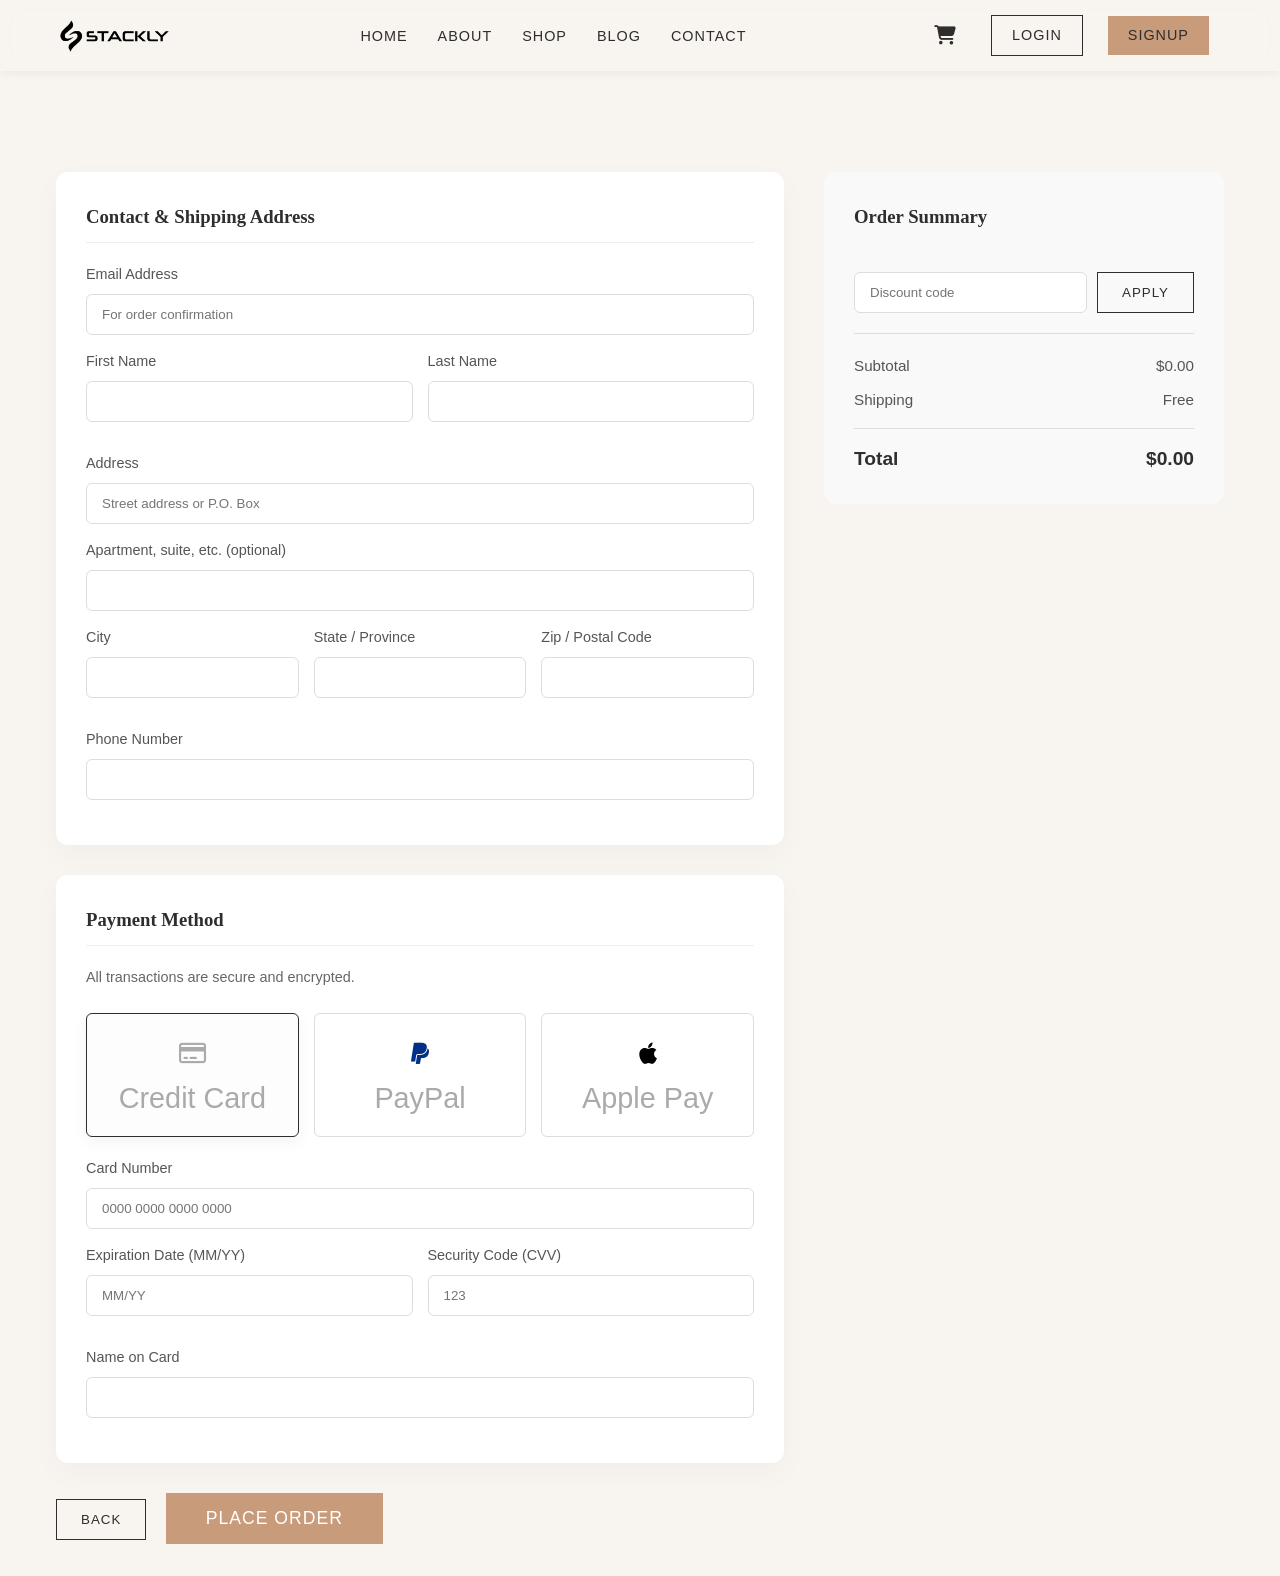
<file: checkout.html>
﻿<!DOCTYPE html>
<html lang="en">
<head>
    <meta charset="UTF-8">
    <meta name="viewport" content="width=device-width, initial-scale=1.0">
    <title>Secure Checkout - Stackly Beauty</title>
    
    <!-- Google Fonts -->
    <link rel="preconnect" href="https://fonts.googleapis.com">
    <link rel="preconnect" href="https://fonts.gstatic.com" crossorigin>
    <link href="https://fonts.googleapis.com/css2?family=Cinzel:wght@400;600;700&family=Montserrat:wght@300;400;500;600&display=swap" rel="stylesheet">
    
    <!-- Font Awesome -->
    <link rel="stylesheet" href="https://cdnjs.cloudflare.com/ajax/libs/font-awesome/6.4.0/css/all.min.css">
    
    <!-- AOS Animation -->
    <link href="https://unpkg.com/aos@2.3.1/dist/aos.css" rel="stylesheet">
    
    <!-- Custom CSS -->
    <link rel="stylesheet" href="assets/css/style.css?v=2">

    <style>
        /* Checkout specific styles */
        .checkout-container {
            display: grid;
            grid-template-columns: 1fr 400px;
            gap: 40px;
            margin-top: 40px;
            align-items: start;
        }

        .checkout-form-section {
            background: #fff;
            padding: 30px;
            border-radius: 12px;
            box-shadow: 0 10px 30px rgba(0,0,0,0.03);
            margin-bottom: 30px;
        }

        .checkout-form-section h3 {
            font-family: var(--font-heading);
            margin-bottom: 20px;
            border-bottom: 1px solid #eee;
            padding-bottom: 10px;
        }

        .form-row {
            display: flex;
            gap: 15px;
            margin-bottom: 15px;
        }

        .form-group {
            flex: 1;
            margin-bottom: 15px;
        }

        .form-group label {
            display: block;
            margin-bottom: 8px;
            font-size: 0.9rem;
            color: #555;
        }

        .form-group input, .form-group select {
            width: 100%;
            padding: 12px 15px;
            border: 1px solid #ddd;
            border-radius: 6px;
            font-family: var(--font-body);
            outline: none;
            transition: border-color 0.3s;
        }

        .form-group input:focus, .form-group select:focus {
            border-color: var(--color-black);
        }

        /* Order Summary */
        .order-summary {
            background: #f9f9f9;
            padding: 30px;
            border-radius: 12px;
            position: sticky;
            top: 100px;
        }

        .order-summary h3 {
            font-family: var(--font-heading);
            margin-bottom: 20px;
        }

        .summary-items {
            max-height: 300px;
            overflow-y: auto;
            margin-bottom: 20px;
        }

        .summary-item {
            display: flex;
            align-items: center;
            gap: 15px;
            margin-bottom: 15px;
        }

        .summary-item img {
            width: 60px;
            height: 60px;
            object-fit: contain;
            border-radius: 6px;
            background: #fff;
            border: 1px solid #eee;
        }

        .summary-item-info {
            flex: 1;
        }

        .summary-item-title {
            font-weight: 500;
            font-size: 0.9rem;
        }

        .summary-item-qty {
            font-size: 0.8rem;
            color: #888;
        }

        .summary-item-price {
            font-weight: 600;
        }

        .summary-totals {
            border-top: 1px solid #ddd;
            padding-top: 20px;
        }

        .summary-row {
            display: flex;
            justify-content: space-between;
            margin-bottom: 10px;
            font-size: 0.95rem;
            color: #555;
        }

        .summary-total {
            display: flex;
            justify-content: space-between;
            margin-top: 15px;
            padding-top: 15px;
            border-top: 1px solid #ddd;
            font-weight: 600;
            font-size: 1.2rem;
            color: var(--color-black);
        }

        /* Payment Methods */
        .payment-methods { flex-wrap: wrap; 
            display: flex;
            gap: 15px;
            margin-bottom: 20px;
        }

        .payment-method {
            flex: 1;
            padding: 15px;
            border: 1px solid #ddd;
            border-radius: 6px;
            text-align: center;
            cursor: pointer;
            transition: all 0.3s;
        }

        .payment-method.active {
            border-color: var(--color-black);
            background: #fdfdfd;
            box-shadow: 0 5px 15px rgba(0,0,0,0.05);
        }

        .payment-method i {
            font-size: 1.5rem;
            margin-bottom: 5px;
        }

        @media (max-width: 992px) {
            .checkout-container {
                grid-template-columns: 1fr;
            }
            .order-summary {
                position: static;
            }
        }

        @media (max-width: 576px) {
            .form-row {
                flex-direction: column;
                gap: 0;
            }
        }
    </style>
    <link rel="stylesheet" href="assets/css/candy.css">
    <script src="assets/js/header.js"></script>
    <link rel="stylesheet" href="assets/css/header.css">
    <link rel="stylesheet" href="assets/css/responsive-fixes.css">
</head>
<body>

    <!-- Notification Toast -->
    <div class="toast-container" id="toastContainer"></div>

    <!-- Full Branded Header -->
    <stackly-header></stackly-header>

    <main style="padding-top: 100px;">
        <section class="section-padding" style="background-color: var(--color-beige); min-height: 80vh;">
            <div class="container">

                <form id="checkoutForm" novalidate>
                    <div class="checkout-container">
                        
                        <!-- Left Column: Forms -->
                        <div class="checkout-details">
                            
                            <!-- Contact & Shipping -->
                            <div class="checkout-form-section" data-aos="fade-up">
                                <h3>Contact & Shipping Address</h3>
                                <div class="form-group">
                                    <label>Email Address</label>
                                    <input type="email" id="chkEmail" required placeholder="For order confirmation">
                                </div>
                                <div class="form-row">
                                    <div class="form-group">
                                        <label>First Name</label>
                                        <input type="text" id="chkFirstName" required>
                                    </div>
                                    <div class="form-group">
                                        <label>Last Name</label>
                                        <input type="text" id="chkLastName" required>
                                    </div>
                                </div>
                                <div class="form-group">
                                    <label>Address</label>
                                    <input type="text" id="chkAddress" required placeholder="Street address or P.O. Box">
                                </div>
                                <div class="form-group">
                                    <label>Apartment, suite, etc. (optional)</label>
                                    <input type="text" id="chkApt">
                                </div>
                                <div class="form-row">
                                    <div class="form-group">
                                        <label>City</label>
                                        <input type="text" id="chkCity" required>
                                    </div>
                                    <div class="form-group">
                                        <label>State / Province</label>
                                        <input type="text" id="chkState" required>
                                    </div>
                                    <div class="form-group">
                                        <label>Zip / Postal Code</label>
                                        <input type="text" id="chkZip" required>
                                    </div>
                                </div>
                                <div class="form-group">
                                    <label>Phone Number</label>
                                    <input type="tel" id="chkPhone" required>
                                </div>
                            </div>

                            <!-- Payment -->
                            <div class="checkout-form-section" data-aos="fade-up" data-aos-delay="100">
                                <h3>Payment Method</h3>
                                <p style="font-size: 0.9rem; color: #666; margin-bottom: 15px;">All transactions are secure and encrypted.</p>
                                
                                <div class="payment-methods">
                                    <div class="payment-method active">
                                        <i class="fa-regular fa-credit-card"></i>
                                        <div>Credit Card</div>
                                    </div>
                                    <div class="payment-method">
                                        <i class="fa-brands fa-paypal" style="color: #003087;"></i>
                                        <div>PayPal</div>
                                    </div>
                                    <div class="payment-method">
                                        <i class="fa-brands fa-apple" style="color: #000;"></i>
                                        <div>Apple Pay</div>
                                    </div>
                                </div>

                                <div class="form-group">
                                    <label>Card Number</label>
                                    <input type="text" id="chkCardNum" required placeholder="0000 0000 0000 0000" maxlength="19">
                                </div>
                                <div class="form-row">
                                    <div class="form-group">
                                        <label>Expiration Date (MM/YY)</label>
                                        <input type="text" id="chkExp" required placeholder="MM/YY" maxlength="5">
                                    </div>
                                    <div class="form-group">
                                        <label>Security Code (CVV)</label>
                                        <input type="text" id="chkCvv" required placeholder="123" maxlength="4">
                                    </div>
                                </div>
                                <div class="form-group">
                                    <label>Name on Card</label>
                                    <input type="text" id="chkCardName" required>
                                </div>
                            </div>

                            <button type="button" class="btn btn-secondary" onclick="window.history.back()" style="margin-right: 15px;">Back</button>
                            <button type="submit" class="btn btn-primary" id="placeOrderBtn" style="padding: 15px 40px; font-size: 1.1rem;">Place Order</button>

                        </div>

                        <!-- Right Column: Summary -->
                        <div class="order-summary" data-aos="fade-left">
                            <h3>Order Summary</h3>
                            <div class="summary-items" id="chkSummaryItems">
                                <!-- Injected by JS -->
                            </div>
                            
                            <div class="form-group" style="display: flex; gap: 10px; margin-bottom: 20px;">
                                <input type="text" id="couponCode" placeholder="Discount code" style="flex: 1;">
                                <button type="button" class="btn btn-secondary" id="applyCouponBtn">Apply</button>
                            </div>

                            <div class="summary-totals">
                                <div class="summary-row">
                                    <span>Subtotal</span>
                                    <span id="chkSubtotal">$0.00</span>
                                </div>
                                <div class="summary-row">
                                    <span>Shipping</span>
                                    <span id="chkShipping">Free</span>
                                </div>
                                <div class="summary-row" id="discountRow" style="display: none; color: #e53935;">
                                    <span>Discount</span>
                                    <span id="chkDiscount">-$0.00</span>
                                </div>
                                <div class="summary-total">
                                    <span>Total</span>
                                    <span id="chkTotal">$0.00</span>
                                </div>
                            </div>
                        </div>

                    </div>
                </form>

                <!-- Empty State -->
                <div id="chkEmptyState" style="display: none; text-align: center; padding: 100px 0;">
                    <i class="fa-solid fa-cart-arrow-down" style="font-size: 4rem; color: #ccc; margin-bottom: 20px;"></i>
                    <h3>Your cart is empty</h3>
                    <p style="color: #666; margin-bottom: 30px;">Add some items to your cart to proceed with checkout.</p>
                    <a href="shop.html" class="btn btn-primary">Continue Shopping</a>
                </div>

            </div>
        </section>
    </main>

    <!-- Success Modal -->
    <div class="qv-overlay" id="orderSuccessModal" style="display: none;">
        <div class="qv-modal" style="max-width: 90%; width: 500px; text-align: center; padding: 40px;">
            <i class="fa-solid fa-circle-check" style="font-size: 4rem; color: #4CAF50; margin-bottom: 20px;"></i>
            <h2 style="margin-bottom: 15px; font-family: var(--font-heading);">Order Placed Successfully!</h2>
            <p style="color: #666; margin-bottom: 25px;">Thank you for your purchase. Your order number is <strong id="orderNum">#STK-000</strong>. We will send an email confirmation shortly.</p>
            <a href="index.html" class="btn btn-primary">Back to Home</a>
        </div>
    </div>

    <!-- Scripts -->
    <script src="https://unpkg.com/aos@2.3.1/dist/aos.js"></script>
    <script src="assets/js/global-features.js"></script>
    <script src="assets/js/main.js"></script>
    <script>
        document.addEventListener('DOMContentLoaded', () => {
            const form = document.getElementById('checkoutForm');
            const itemsContainer = document.getElementById('chkSummaryItems');
            const emptyState = document.getElementById('chkEmptyState');
            let subtotal = 0;
            let discount = 0;

            function renderSummary() {
                const cart = CartManager.getCart();
                if(cart.length === 0) {
                    form.style.display = 'none';
                    emptyState.style.display = 'block';
                    return;
                }

                itemsContainer.innerHTML = '';
                subtotal = 0;

                cart.forEach(item => {
                    const total = item.price * item.qty;
                    subtotal += total;

                    const row = document.createElement('div');
                    row.className = 'summary-item';
                    row.innerHTML = \`
                        <img src="\${item.img}" alt="\${item.name}" onerror="this.src='images/cat_skincare.png'">
                        <div class="summary-item-info">
                            <div class="summary-item-title">\${item.name}</div>
                            <div class="summary-item-qty">Qty: \${item.qty}</div>
                        </div>
                        <div class="summary-item-price">$\${total.toFixed(2)}</div>
                    \`;
                    itemsContainer.appendChild(row);
                });

                document.getElementById('chkSubtotal').innerText = \`$\${subtotal.toFixed(2)}\`;
                updateTotal();
            }

            function updateTotal() {
                const total = Math.max(0, subtotal - discount);
                document.getElementById('chkTotal').innerText = \`$\${total.toFixed(2)}\`;
            }

            document.getElementById('applyCouponBtn').addEventListener('click', () => {
                const code = document.getElementById('couponCode').value.trim().toUpperCase();
                if(code === 'WELCOME10') {
                    discount = subtotal * 0.1;
                    document.getElementById('discountRow').style.display = 'flex';
                    document.getElementById('chkDiscount').innerText = \`-$ \${discount.toFixed(2)}\`;
                    window.showToast('Coupon Applied Successfully!', 'success');
                } else if(code) {
                    window.showToast('Invalid Coupon Code', 'error');
                }
                updateTotal();
            });

            form.addEventListener('submit', (e) => {
                e.preventDefault();
                
                // Full validation check on all required fields
                const inputs = form.querySelectorAll('input[required], select[required]');
                let valid = true;
                let firstInvalid = null;
                inputs.forEach(input => {
                    if(!input.value.trim()) {
                        input.style.borderColor = '#e53935';
                        input.style.boxShadow = '0 0 0 2px rgba(229,57,53,0.15)';
                        if(!firstInvalid) firstInvalid = input;
                        valid = false;
                    } else {
                        input.style.borderColor = '#ddd';
                        input.style.boxShadow = '';
                    }
                });

                if(!valid) {
                    if(firstInvalid) firstInvalid.focus();
                    window.showToast('Please fill in all required fields.', 'error');
                    return;
                }

                // Simulate processing then redirect to 404 page
                const btn = document.getElementById('placeOrderBtn');
                btn.innerHTML = '<i class="fa-solid fa-spinner fa-spin"></i> Processing...';
                btn.disabled = true;

                setTimeout(() => {
                    // Clear cart
                    window.CartManager && window.CartManager.saveCart([]);
                    // Redirect to 404 page
                    window.location.href = '404.html';
                }, 2000);
            });

            renderSummary();
        });
    </script>

    
</body>
</html>
</file>
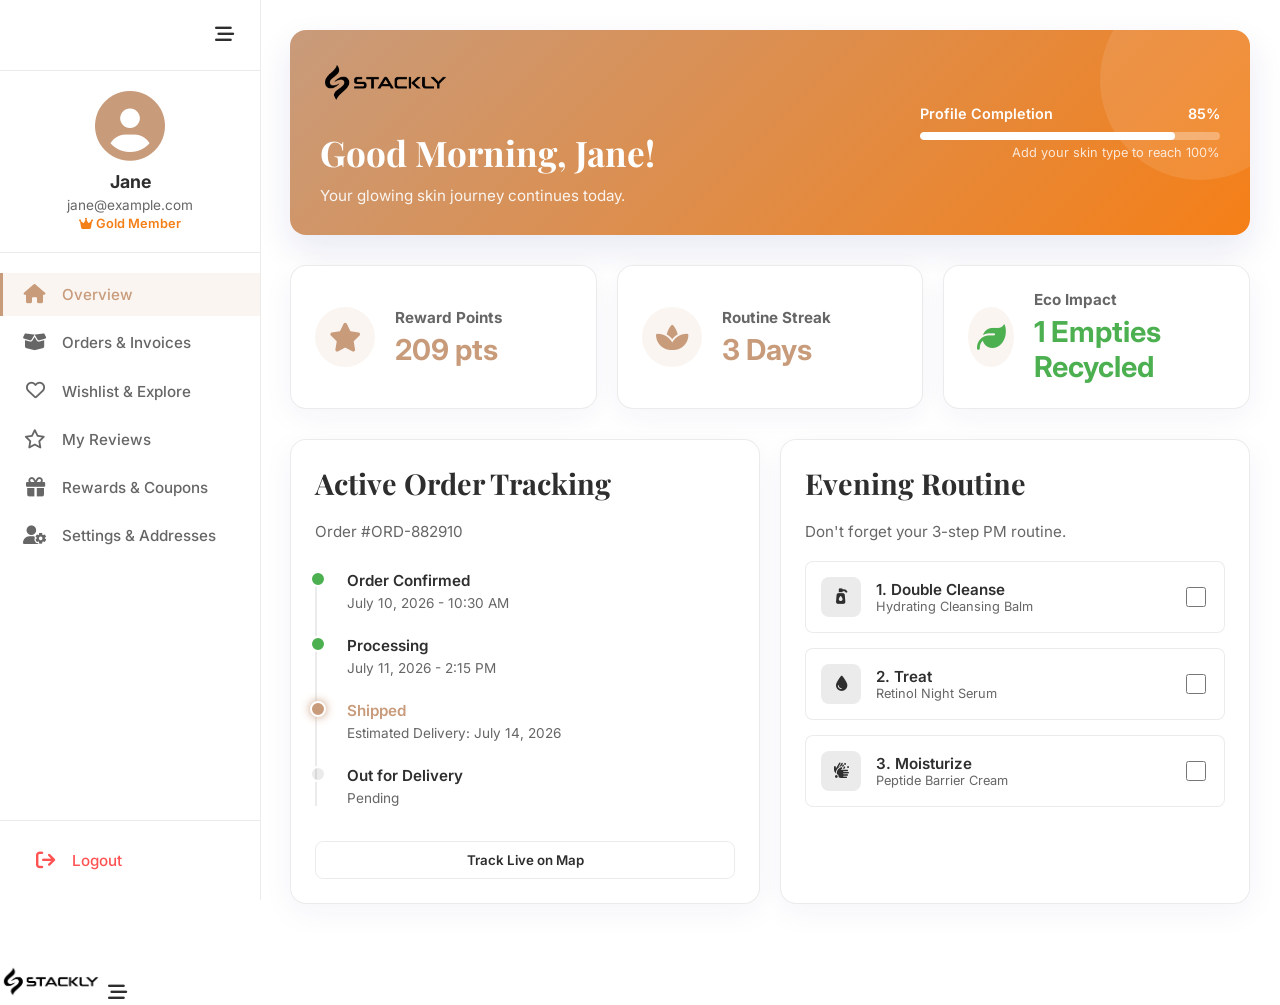
<file: dashboard.html>
<!DOCTYPE html>
<html lang="en">
<head>
    <meta charset="UTF-8">
    <meta name="viewport" content="width=device-width, initial-scale=1.0">
    <title>Customer Dashboard | Stackly</title>
    
    <!-- Fonts & Icons -->
    <link href="https://cdnjs.cloudflare.com/ajax/libs/font-awesome/6.4.0/css/all.min.css" rel="stylesheet">
    <link href="https://unpkg.com/aos@2.3.1/dist/aos.css" rel="stylesheet">
    
    <!-- Shared Dashboard CSS -->
    <link rel="stylesheet" href="assets/css/dashboard-shared.css">

    <style>
        /* Specific Customer Dashboard Styles */
        .welcome-banner {
            display: flex; justify-content: space-between; align-items: center;
            background: linear-gradient(135deg, var(--color-primary), var(--color-accent));
            color: #fff; padding: 30px; border-radius: 16px; margin-bottom: 30px;
            box-shadow: var(--shadow-hover); position: relative; overflow: hidden;
        }
        .welcome-banner::after {
            content: ''; position: absolute; right: -50px; top: -50px;
            max-width: 100%; width: 200px; height: 200px; max-height: 200px;; background: rgba(255,255,255,0.1); border-radius: 50%;
        }
        
        /* Profile Progress */
        .profile-progress-wrapper { max-width: 100%; width: 300px;; }
        .progress-bar-bg { width: 100%; height: 8px; background: rgba(255,255,255,0.3); border-radius: 4px; overflow: hidden; margin-top: 10px; }
        .progress-bar-fill { height: 100%; background: #fff; width: 85%; border-radius: 4px; }
        
        /* Grid Layouts */
        .grid-3 { display: grid; grid-template-columns: repeat(auto-fit, minmax(min(100%, 300px), 1fr)); gap: 20px; margin-bottom: 30px; }
        .grid-2 { display: grid; grid-template-columns: repeat(auto-fit, minmax(min(100%, 400px), 1fr)); gap: 20px; margin-bottom: 30px; }
        
        /* Stats Card */
        .stat-card { display: flex; align-items: center; gap: 20px; }
        .stat-icon { width: 60px; height: 60px; border-radius: 50%; background: rgba(200, 155, 123, 0.1); color: var(--color-primary); display: flex; align-items: center; justify-content: center; font-size: 1.8rem; }
        
        /* Order Tracking Timeline */
        .tracking-timeline { position: relative; margin: 30px 0 10px 0; padding-left: 30px; border-left: 2px solid var(--card-border); }
        .tracking-step { position: relative; margin-bottom: 25px; }
        .tracking-step::before { content: ''; position: absolute; left: -37px; top: 0; width: 12px; height: 12px; border-radius: 50%; background: var(--card-border); border: 2px solid var(--bg-color); }
        .tracking-step.active::before { background: var(--color-primary); box-shadow: 0 0 10px var(--color-primary); }
        .tracking-step.done::before { background: var(--color-success); }
        .tracking-title { font-weight: 600; color: var(--text-main); margin-bottom: 5px; }
        .tracking-desc { font-size: 0.85rem; color: var(--text-muted); }
        
        /* Product Grid */
        .product-grid { display: grid; grid-template-columns: repeat(auto-fill, minmax(min(100%, 220px), 1fr)); gap: 20px; }
        .product-card { background: var(--card-bg); border: 1px solid var(--card-border); border-radius: 12px; overflow: hidden; text-align: center; transition: transform 0.3s, box-shadow 0.3s; }
        .product-card:hover { transform: translateY(-8px); box-shadow: var(--shadow-hover); }
        .product-img { width: 100%; height: 200px; object-fit: cover; }
        .product-info { padding: 15px; }
        
        /* Lists & Tables */
        .list-group { display: flex; flex-direction: column; gap: 15px; }
        .list-item { display: flex; justify-content: space-between; align-items: center; padding: 15px; border: 1px solid var(--card-border); border-radius: 8px; background: rgba(255,255,255,0.02); }
        .list-item:hover { border-color: var(--color-primary); }
    </style>
    <link rel="stylesheet" href="assets/css/candy.css">
</head>
<body>

    <!-- Background Shapes -->
    <div class="bg-shapes">
        <div class="shape shape-1"></div>
        <div class="shape shape-2"></div>
        <div class="shape shape-3"></div>
    </div>

    <div class="dashboard-layout">
        
        <!-- Sidebar -->
        <aside class="sidebar" id="sidebar">
            <div class="sidebar-header" style="display: flex; justify-content: flex-end; align-items: center;">
                
                <button class="sidebar-toggle" id="sidebarToggle"><i class="fa-solid fa-bars-staggered"></i></button>
            </div>
            
            <div style="padding: 20px; text-align: center; border-bottom: 1px solid var(--card-border);">
                <i class="fa-solid fa-circle-user" style="font-size: 70px; color: var(--color-primary); margin-bottom: 10px;"></i>
                <h3 style="margin: 0;" class="display-username">Jane Doe</h3>
                <p style="margin: 5px 0 0 0; font-size: 0.85rem; color: var(--text-muted);" class="display-email">jane@example.com</p>
                <span style="font-size: 0.8rem; color: #f57f17; font-weight: 600;"><i class="fa-solid fa-crown"></i> Gold Member</span>
            </div>

            <nav class="sidebar-nav">
                <a href="#" class="nav-item active" data-target="overview"><i class="fa-solid fa-house"></i> <span>Overview</span></a>
                <a href="#" class="nav-item" data-target="orders"><i class="fa-solid fa-box-open"></i> <span>Orders & Invoices</span></a>
                <a href="#" class="nav-item" data-target="wishlist"><i class="fa-regular fa-heart"></i> <span>Wishlist & Explore</span></a>
                <a href="#" class="nav-item" data-target="reviews"><i class="fa-regular fa-star"></i> <span>My Reviews</span></a>
                <a href="#" class="nav-item" data-target="rewards"><i class="fa-solid fa-gift"></i> <span>Rewards & Coupons</span></a>
                <a href="#" class="nav-item" data-target="settings"><i class="fa-solid fa-user-gear"></i> <span>Settings & Addresses</span></a>
            </nav>
            
            <div class="sidebar-footer">
                <a href="login.html" class="nav-item" style="color: var(--color-danger);"><i class="fa-solid fa-arrow-right-from-bracket"></i> <span>Logout</span></a>
            </div>
        </aside>

        <!-- Main Content -->
        <main class="main-wrapper">

            <div class="content-area">
                
                <!-- 1. Overview Tab -->
                <div id="overview" class="tab-pane active">
                    
                    <div class="welcome-banner" data-aos="fade-up">
                        <div>
                            <a href="index.html" class="desktop-only-logo" style="display: block; margin-bottom: 20px;"><img src="images/stackly_logo.webp" alt="Stackly Logo" style="height: 45px; width: auto;" onerror="this.onerror=null;this.src='images/prod_serum.webp'"></a>
                              <h1 class="display-greeting" style="margin:0 0 10px 0; font-family: var(--font-heading); font-size: 2.2rem;">Good Morning, Jane!</h1>
                            <p style="margin:0; opacity: 0.9;">Your glowing skin journey continues today.</p>
                        </div>
                        <div class="profile-progress-wrapper">
                            <div style="display:flex; justify-content:space-between; font-weight:600; font-size:0.9rem;">
                                <span>Profile Completion</span>
                                <span>85%</span>
                            </div>
                            <div class="progress-bar-bg">
                                <div class="progress-bar-fill"></div>
                            </div>
                            <p style="margin:5px 0 0 0; font-size:0.8rem; opacity:0.8; text-align:right;">Add your skin type to reach 100%</p>
                        </div>
                    </div>

                    <div class="grid-3">
                        <div class="glass-card stat-card" data-aos="fade-up" data-aos-delay="100">
                            <div class="stat-icon"><i class="fa-solid fa-star"></i></div>
                            <div>
                                <h4 style="margin:0 0 5px 0;" class="text-muted">Reward Points</h4>
                                <h2 style="margin:0; font-size: 1.8rem; color: var(--color-primary);"><span class="count-up" data-target="1240">0</span> pts</h2>
                            </div>
                        </div>
                        <div class="glass-card stat-card" data-aos="fade-up" data-aos-delay="200">
                            <div class="stat-icon"><i class="fa-solid fa-spa"></i></div>
                            <div>
                                <h4 style="margin:0 0 5px 0;" class="text-muted">Routine Streak</h4>
                                <h2 style="margin:0; font-size: 1.8rem; color: var(--color-primary);"><span class="count-up" data-target="14">0</span> Days</h2>
                            </div>
                        </div>
                        <div class="glass-card stat-card" data-aos="fade-up" data-aos-delay="300">
                            <div class="stat-icon" style="color: var(--color-success);"><i class="fa-solid fa-leaf"></i></div>
                            <div>
                                <h4 style="margin:0 0 5px 0;" class="text-muted">Eco Impact</h4>
                                <h2 style="margin:0; font-size: 1.8rem; color: var(--color-success);"><span class="count-up" data-target="5">0</span> Empties Recycled</h2>
                            </div>
                        </div>
                    </div>

                    <div class="grid-2">
                        <!-- Order Tracking -->
                        <div class="glass-card" data-aos="fade-up">
                            <h2 class="section-title">Active Order Tracking</h2>
                            <p class="text-muted">Order #ORD-882910</p>
                            
                            <div class="tracking-timeline">
                                <div class="tracking-step done">
                                    <div class="tracking-title">Order Confirmed</div>
                                    <div class="tracking-desc">July 10, 2026 - 10:30 AM</div>
                                </div>
                                <div class="tracking-step done">
                                    <div class="tracking-title">Processing</div>
                                    <div class="tracking-desc">July 11, 2026 - 2:15 PM</div>
                                </div>
                                <div class="tracking-step active">
                                    <div class="tracking-title" style="color: var(--color-primary);">Shipped</div>
                                    <div class="tracking-desc">Estimated Delivery: July 14, 2026</div>
                                </div>
                                <div class="tracking-step">
                                    <div class="tracking-title">Out for Delivery</div>
                                    <div class="tracking-desc">Pending</div>
                                </div>
                            </div>
                            <button class="btn btn-outline" style="width: 100%; margin-top: 10px;">Track Live on Map</button>
                        </div>

                        <!-- Beauty Routine Reminder -->
                        <div class="glass-card" data-aos="fade-up" data-aos-delay="100">
                            <h2 class="section-title">Evening Routine</h2>
                            <p class="text-muted">Don't forget your 3-step PM routine.</p>
                            
                            <div class="list-group" style="margin-top: 20px;">
                                <div class="list-item">
                                    <div style="display:flex; align-items:center; gap:15px;">
                                        <div style="width:40px; height:40px; background:var(--card-border); border-radius:8px; display:flex; align-items:center; justify-content:center;"><i class="fa-solid fa-pump-soap"></i></div>
                                        <div>
                                            <div style="font-weight:600;">1. Double Cleanse</div>
                                            <div style="font-size:0.8rem; color:var(--text-muted);">Hydrating Cleansing Balm</div>
                                        </div>
                                    </div>
                                    <input type="checkbox" style="width:20px; height:20px; accent-color:var(--color-primary);">
                                </div>
                                <div class="list-item">
                                    <div style="display:flex; align-items:center; gap:15px;">
                                        <div style="width:40px; height:40px; background:var(--card-border); border-radius:8px; display:flex; align-items:center; justify-content:center;"><i class="fa-solid fa-droplet"></i></div>
                                        <div>
                                            <div style="font-weight:600;">2. Treat</div>
                                            <div style="font-size:0.8rem; color:var(--text-muted);">Retinol Night Serum</div>
                                        </div>
                                    </div>
                                    <input type="checkbox" style="width:20px; height:20px; accent-color:var(--color-primary);">
                                </div>
                                <div class="list-item">
                                    <div style="display:flex; align-items:center; gap:15px;">
                                        <div style="width:40px; height:40px; background:var(--card-border); border-radius:8px; display:flex; align-items:center; justify-content:center;"><i class="fa-solid fa-hands-bubbles"></i></div>
                                        <div>
                                            <div style="font-weight:600;">3. Moisturize</div>
                                            <div style="font-size:0.8rem; color:var(--text-muted);">Peptide Barrier Cream</div>
                                        </div>
                                    </div>
                                    <input type="checkbox" style="width:20px; height:20px; accent-color:var(--color-primary);">
                                </div>
                            </div>
                        </div>
                    </div>
                </div>

                <!-- 2. Orders & Invoices Tab -->
                <div id="orders" class="tab-pane">
                    <h2 class="section-title">Order History & Invoices</h2>
                    
                    <div class="glass-card" style="margin-bottom: 30px;">
                        <div class="list-group">
                            <!-- Order 1 -->
                            <div class="list-item" style="align-items: flex-start;">
                                <div>
                                    <h3 style="margin: 0 0 5px 0;">Order #ORD-882910</h3>
                                    <div class="text-muted" style="margin-bottom: 10px;">Placed on July 10, 2026 • 3 Items</div>
                                    <div style="display:flex; gap: 10px;">
                                        <span style="background: rgba(200, 155, 123, 0.2); color: var(--color-primary); padding: 4px 10px; border-radius: 4px; font-size: 0.8rem; font-weight: 600;">Shipped</span>
                                        <span style="font-weight: 600;">$145.00</span>
                                    </div>
                                </div>
                                <div style="display:flex; flex-direction:column; gap: 10px;">
                                    <button class="btn btn-outline"><i class="fa-solid fa-file-invoice"></i> Download Invoice</button>
                                    <button class="btn btn-primary">Track Order</button>
                                </div>
                            </div>
                            <!-- Order 2 -->
                            <div class="list-item" style="align-items: flex-start;">
                                <div>
                                    <h3 style="margin: 0 0 5px 0;">Order #ORD-719220</h3>
                                    <div class="text-muted" style="margin-bottom: 10px;">Placed on May 22, 2026 • 1 Item</div>
                                    <div style="display:flex; gap: 10px;">
                                        <span style="background: rgba(76, 175, 80, 0.2); color: var(--color-success); padding: 4px 10px; border-radius: 4px; font-size: 0.8rem; font-weight: 600;">Delivered</span>
                                        <span style="font-weight: 600;">$42.00</span>
                                    </div>
                                </div>
                                <div style="display:flex; flex-direction:column; gap: 10px;">
                                    <button class="btn btn-outline"><i class="fa-solid fa-file-invoice"></i> Download Invoice</button>
                                    <button class="btn btn-outline"><i class="fa-solid fa-rotate-left"></i> Buy Again</button>
                                </div>
                            </div>
                        </div>
                    </div>

                    <h2 class="section-title">Recently Purchased</h2>
                    <div class="product-grid">
                        <div class="product-card">
                            <img src="images/prod_serum.webp" alt="Serum" class="product-img" loading="lazy" onerror="this.onerror=null;this.src='images/prod_cream.webp'">
                            <div class="product-info">
                                <h4 style="margin: 0 0 5px 0;">Glow Serum</h4>
                                <button class="btn btn-primary" style="width: 100%; margin-top: 10px;">Buy Again</button>
                            </div>
                        </div>
                        <div class="product-card">
                            <img src="images/prod_cream.webp" alt="Cream" class="product-img" loading="lazy" onerror="this.onerror=null;this.src='images/prod_cream.webp'">
                            <div class="product-info">
                                <h4 style="margin: 0 0 5px 0;">Night Cream</h4>
                                <button class="btn btn-primary" style="width: 100%; margin-top: 10px;">Buy Again</button>
                            </div>
                        </div>
                    </div>
                </div>

                <!-- 3. Wishlist & Explore Tab -->
                <div id="wishlist" class="tab-pane">
                    <h2 class="section-title">My Wishlist</h2>
                    <div class="product-grid" style="margin-bottom: 40px;">
                        <div class="product-card" style="position: relative;">
                            <button style="position: absolute; top: 10px; right: 10px; background: rgba(255,255,255,0.8); border:none; border-radius:50%; width:30px; height:30px; color:red; cursor:pointer;"><i class="fa-solid fa-heart"></i></button>
                            <img src="images/arrival_1.png" alt="Arrival 1" class="product-img" style="object-fit: contain; padding: 20px; background: #fff;" onerror="this.onerror=null;this.src='images/arrival_1.png'">
                            <div class="product-info">
                                <h4 style="margin: 0 0 5px 0;">Rose Gold Elixir</h4>
                                <div style="color: var(--color-primary); font-weight: 600; margin-bottom: 10px;">$55.00</div>
                                <button class="btn btn-outline" style="width: 100%;">Move to Cart</button>
                            </div>
                        </div>
                    </div>

                    <h2 class="section-title">AI Recommended For You</h2>
                    <p class="text-muted" style="margin-top: -15px; margin-bottom: 20px;">Based on your skin profile (Dry / Sensitive)</p>
                    <div class="product-grid">
                        <div class="product-card">
                            <img src="images/prod_oil.webp" alt="Product" class="product-img" loading="lazy" onerror="this.onerror=null;this.src='images/prod_cream.webp'">
                            <div class="product-info">
                                <h4 style="margin: 0 0 5px 0;">Hydrating Mist</h4>
                                <button class="btn btn-primary" style="width: 100%; margin-top: 10px;">View Details</button>
                            </div>
                        </div>
                        <div class="product-card">
                            <img src="images/arrival_1.png" alt="Product" class="product-img" loading="lazy" onerror="this.onerror=null;this.src='images/arrival_1.png'">
                            <div class="product-info">
                                <h4 style="margin: 0 0 5px 0;">Soothing Mask</h4>
                                <button class="btn btn-primary" style="width: 100%; margin-top: 10px;">View Details</button>
                            </div>
                        </div>
                    </div>
                </div>

                <!-- 4. My Reviews Tab -->
                <div id="reviews" class="tab-pane">
                    <h2 class="section-title">Product Reviews Submitted</h2>
                    <div class="glass-card">
                        <div class="list-group">
                            <div class="list-item" style="align-items: flex-start; gap: 20px;">
                                <img src="images/prod_serum.webp" alt="Product" style="width: 80px; height: 80px; border-radius: 8px; object-fit: cover;" onerror="this.onerror=null;this.src='images/prod_cream.webp'">
                                <div style="flex: 1;">
                                    <div style="display:flex; justify-content:space-between;">
                                        <h4 style="margin: 0 0 5px 0;">Glow Serum</h4>
                                        <span class="text-muted" style="font-size: 0.85rem;">June 15, 2026</span>
                                    </div>
                                    <div style="color: #FFD700; margin-bottom: 10px;"><i class="fa-solid fa-star"></i><i class="fa-solid fa-star"></i><i class="fa-solid fa-star"></i><i class="fa-solid fa-star"></i><i class="fa-solid fa-star"></i></div>
                                    <p style="margin: 0; font-size: 0.95rem;">"Absolutely love this serum! It transformed my skin texture in just two weeks. Highly recommended."</p>
                                </div>
                            </div>
                        </div>
                    </div>
                </div>

                <!-- 5. Rewards Tab -->
                <div id="rewards" class="tab-pane">
                    <h2 class="section-title">Coupons & Offers</h2>
                    <div class="grid-2">
                        <div class="glass-card" style="border-left: 4px solid var(--color-primary);">
                            <div style="display:flex; justify-content:space-between; align-items:center;">
                                <div>
                                    <h2 style="margin: 0 0 5px 0;">20% OFF</h2>
                                    <p style="margin: 0;" class="text-muted">Birthday Month Special</p>
                                </div>
                                <div style="font-size: 2rem; color: var(--color-primary); opacity: 0.5;"><i class="fa-solid fa-cake-candles"></i></div>
                            </div>
                            <div style="margin-top: 20px; padding: 10px; background: rgba(0,0,0,0.05); text-align: center; border-radius: 4px; font-family: monospace; font-size: 1.2rem; font-weight: bold; letter-spacing: 2px;">BDAYGLOW20</div>
                            <button class="btn btn-outline" style="width: 100%; margin-top: 15px;">Copy Code</button>
                        </div>
                        <div class="glass-card" style="border-left: 4px solid var(--color-success);">
                            <div style="display:flex; justify-content:space-between; align-items:center;">
                                <div>
                                    <h2 style="margin: 0 0 5px 0;">Free Shipping</h2>
                                    <p style="margin: 0;" class="text-muted">Loyalty Member Perk</p>
                                </div>
                                <div style="font-size: 2rem; color: var(--color-success); opacity: 0.5;"><i class="fa-solid fa-truck-fast"></i></div>
                            </div>
                            <div style="margin-top: 20px; padding: 10px; background: rgba(0,0,0,0.05); text-align: center; border-radius: 4px; font-family: monospace; font-size: 1.2rem; font-weight: bold; letter-spacing: 2px;">FREESHIPGOLD</div>
                            <button class="btn btn-outline" style="width: 100%; margin-top: 15px;">Copy Code</button>
                        </div>
                    </div>

                    <div class="glass-card" style="margin-top:30px;">
                        <h2 class="section-title">Earn More Points</h2>
                        <div class="list-group">
                            <div class="list-item">
                                <div style="display:flex; align-items:center; gap:15px;">
                                    <div style="width:40px; height:40px; border-radius:50%; background:rgba(200,155,123,0.1); color:var(--color-primary); display:flex; align-items:center; justify-content:center;"><i class="fa-solid fa-user-plus"></i></div>
                                    <div><div style="font-weight:600;">Refer a Friend</div><div style="font-size:0.85rem;" class="text-muted">Give $10, Get 500 Points</div></div>
                                </div>
                                <button class="btn btn-outline">Invite</button>
                            </div>
                            <div class="list-item">
                                <div style="display:flex; align-items:center; gap:15px;">
                                    <div style="width:40px; height:40px; border-radius:50%; background:rgba(200,155,123,0.1); color:var(--color-primary); display:flex; align-items:center; justify-content:center;"><i class="fa-brands fa-instagram"></i></div>
                                    <div><div style="font-weight:600;">Follow on Instagram</div><div style="font-size:0.85rem;" class="text-muted">Earn 50 Points</div></div>
                                </div>
                                <button class="btn btn-outline">Follow</button>
                            </div>
                            <div class="list-item">
                                <div style="display:flex; align-items:center; gap:15px;">
                                    <div style="width:40px; height:40px; border-radius:50%; background:rgba(200,155,123,0.1); color:var(--color-primary); display:flex; align-items:center; justify-content:center;"><i class="fa-solid fa-recycle"></i></div>
                                    <div><div style="font-weight:600;">Return Empties</div><div style="font-size:0.85rem;" class="text-muted">Earn 100 Points per bottle</div></div>
                                </div>
                                <button class="btn btn-outline">Print Label</button>
                            </div>
                        </div>
                    </div>
                </div>

                <!-- 6. Settings Tab -->
                <div id="settings" class="tab-pane">
                    <div class="grid-2">
                        <div class="glass-card">
                            <h2 class="section-title">Saved Addresses</h2>
                            <div class="list-group">
                                <div class="list-item" style="flex-direction: column; align-items: flex-start; position: relative;">
                                    <span style="position: absolute; top: 15px; right: 15px; background: var(--color-primary); color: #fff; padding: 2px 8px; border-radius: 4px; font-size: 0.7rem;">DEFAULT</span>
                                    <h4 style="margin: 0 0 5px 0;">Home</h4>
                                    <p style="margin: 0 0 10px 0; font-size: 0.9rem;" class="text-muted">123 Beauty Blvd, Apt 4B<br>Los Angeles, CA 90001</p>
                                    <div style="display:flex; gap: 10px;">
                                        <button style="background:none; border:none; color:var(--color-primary); cursor:pointer; font-weight:600; padding:0;">Edit</button>
                                        <button style="background:none; border:none; color:var(--color-danger); cursor:pointer; font-weight:600; padding:0;">Delete</button>
                                    </div>
                                </div>
                            </div>
                            <button class="btn btn-outline" style="width: 100%; margin-top: 20px;">+ Add New Address</button>
                        </div>

                        <div style="display:flex; flex-direction:column; gap:20px;">
                            <div class="glass-card">
                                <h2 class="section-title">Profile Settings</h2>
                                <div style="margin-bottom: 15px;">
                                    <label style="display:block; margin-bottom: 5px; font-weight: 500;">Email</label>
                                    <input type="email" value="jane@example.com" class="profile-email-input" style="width:100%; padding: 10px; border: 1px solid var(--card-border); border-radius: 4px; background: transparent; color: var(--text-main); box-sizing:border-box;">
                                </div>
                                <div style="margin-bottom: 20px;">
                                    <label style="display:block; margin-bottom: 5px; font-weight: 500;">Skin Type</label>
                                    <select style="width:100%; padding: 10px; border: 1px solid var(--card-border); border-radius: 4px; background: var(--bg-color); color: var(--text-main); box-sizing:border-box;">
                                        <option>Dry</option>
                                        <option>Oily</option>
                                        <option>Combination</option>
                                        <option>Sensitive</option>
                                    </select>
                                </div>
                                <button class="btn btn-primary">Save Changes</button>
                            </div>
                            
                            <div class="glass-card">
                                <h2 class="section-title">Payment Methods</h2>
                                <div class="list-group">
                                    <div class="list-item">
                                        <div style="display:flex; align-items:center; gap:15px;">
                                            <i class="fa-brands fa-cc-visa" style="font-size:2rem; color:#1A1F71;"></i>
                                            <div><div style="font-weight:600;">Visa ending in 4242</div><div style="font-size:0.85rem;" class="text-muted">Expires 12/28</div></div>
                                        </div>
                                        <button style="background:none; border:none; color:var(--color-danger); cursor:pointer;"><i class="fa-solid fa-trash"></i></button>
                                    </div>
                                </div>
                                <button class="btn btn-outline" style="width:100%; margin-top:15px;">+ Add Payment Method</button>
                            </div>
                        </div>
                    </div>
                </div>

            </div>
        </main>
    </div>

    <!-- Scripts -->
    <script src="https://cdnjs.cloudflare.com/ajax/libs/gsap/3.12.2/gsap.min.js"></script>
    <script src="https://unpkg.com/aos@2.3.1/dist/aos.js"></script>
    <script src="assets/js/dashboard-shared.js"></script>


    
</body>
</html>
</file>
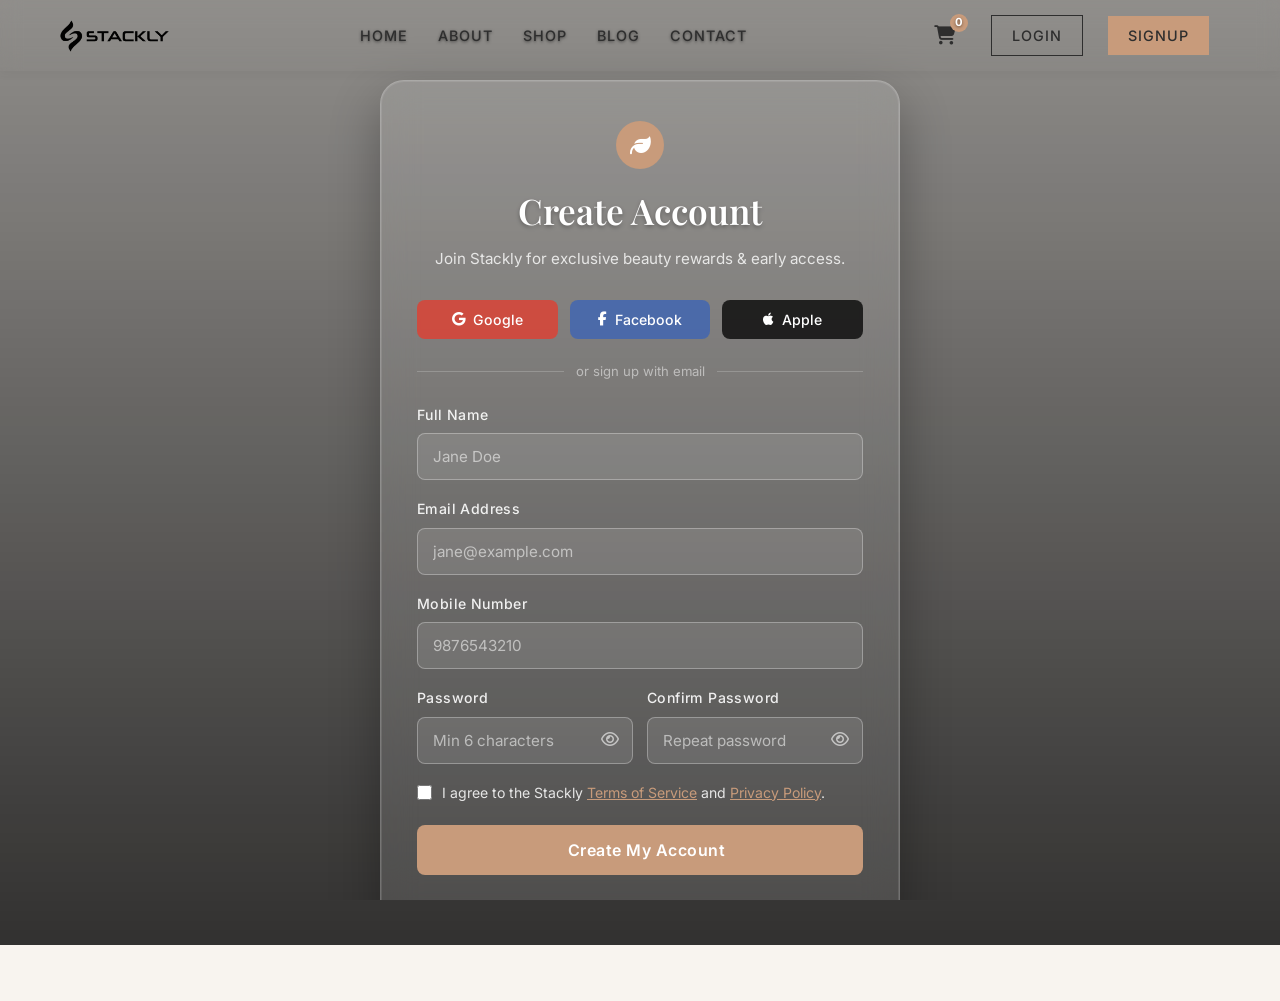
<file: signup.html>
<!DOCTYPE html>
<html lang="en">
<head>
    <meta charset="UTF-8">
    <meta name="viewport" content="width=device-width, initial-scale=1.0">
    <meta name="description" content="Stackly - Sign Up for exclusive beauty rewards">
    <title>Create Account | Stackly</title>

    <!-- Google Fonts -->
    <link rel="preconnect" href="https://fonts.googleapis.com">
    <link rel="preconnect" href="https://fonts.gstatic.com" crossorigin>
    <link href="https://fonts.googleapis.com/css2?family=Inter:wght@300;400;500;600&family=Playfair+Display:ital,wght@0,400;0,600;0,700;1,400&display=swap" rel="stylesheet">

    <!-- Font Awesome -->
    <link rel="stylesheet" href="https://cdnjs.cloudflare.com/ajax/libs/font-awesome/6.4.0/css/all.min.css">

    <!-- Custom CSS -->
    <link rel="stylesheet" href="assets/css/style.css?v=3">
    <link rel="stylesheet" href="assets/css/animations.css?v=2">

    <style>
        * { box-sizing: border-box; margin: 0; padding: 0; }

        body, html {
            font-family: var(--font-body);
            height: 100%;
            overflow-x: hidden;
        }

        /* â”€â”€ Cinematic Background (same as login) â”€â”€ */
        .signup-bg-zoom {
            position: fixed;
            top: -5%; left: -5%;
            width: 110%; height: 110%;
            background: linear-gradient(rgba(0,0,0,0.4), rgba(0,0,0,0.8)),
                        url('https://images.unsplash.com/photo-1596462502278-27bfdc403348?auto=format&fit=crop&w=1920&q=80') center/cover no-repeat;
            z-index: -2;
            animation: slowZoom 30s infinite alternate linear;
        }
        @keyframes slowZoom {
            0%   { transform: scale(1); }
            100% { transform: scale(1.08); }
        }

        /* Floating particles placeholder */
        #particles-js {
            position: fixed;
            top: 0; left: 0;
            width: 100%; height: 100%;
            z-index: -1;
        }

        /* â”€â”€ Main Container â”€â”€ */
        .signup-container {
            min-height: 100vh;
            display: flex;
            align-items: center;
            justify-content: center;
            padding: 80px 20px 40px;
        }

        /* â”€â”€ Glassmorphism Card â”€â”€ */
        .glass-signup-card {
            background: rgba(255,255,255,0.12);
            backdrop-filter: blur(18px);
            -webkit-backdrop-filter: blur(18px);
            border: 1px solid rgba(255,255,255,0.2);
            border-radius: 24px;
            padding: 40px 36px;
            width: 100%;
            max-width: 90%; width: 520px;
            box-shadow: 0 20px 50px rgba(0,0,0,0.3), inset 0 0 0 1px rgba(255,255,255,0.1);
            color: #fff;
        }

        /* â”€â”€ Header â”€â”€ */
        .auth-header {
            text-align: center;
            margin-bottom: 28px;
        }
        .auth-header .brand-logo {
            width: 48px;
            height: 48px;
            border-radius: 50%;
            background: var(--color-rose-gold);
            display: flex;
            align-items: center;
            justify-content: center;
            margin: 0 auto 14px;
            font-size: 1.3rem;
            color: #fff;
        }
        .auth-header h1 {
            font-family: var(--font-heading);
            font-size: 2.2rem;
            margin-bottom: 8px;
            color: #fff;
            text-shadow: 0 2px 4px rgba(0,0,0,0.3);
        }
        .auth-header p {
            color: rgba(255,255,255,0.8);
            font-size: 0.95rem;
        }

        /* â”€â”€ Form Elements â”€â”€ */
        .form-group { margin-bottom: 18px; }

        .form-row {
            display: grid;
            grid-template-columns: 1fr 1fr;
            gap: 14px;
        }
        @media (max-width: 480px) {
            .form-row { grid-template-columns: 1fr; }
            .glass-signup-card { padding: 30px 22px; }
        }

        .form-label {
            display: block;
            margin-bottom: 7px;
            font-weight: 500;
            font-size: 0.88rem;
            color: rgba(255,255,255,0.9);
            letter-spacing: 0.4px;
        }

        .form-control {
            width: 100%;
            padding: 13px 15px;
            background: rgba(255,255,255,0.1);
            border: 1px solid rgba(255,255,255,0.3);
            border-radius: 8px;
            font-family: var(--font-body);
            font-size: 0.95rem;
            color: #fff;
            outline: none;
            transition: all 0.3s;
        }
        .form-control::placeholder { color: rgba(255,255,255,0.55); }
        .form-control:focus {
            background: rgba(255,255,255,0.18);
            border-color: rgba(255,255,255,0.8);
            box-shadow: 0 0 15px rgba(255,255,255,0.15);
            transform: translateY(-1px);
        }
        .form-control.error {
            border-color: #ff5252;
            background: rgba(255,82,82,0.1);
        }

        /* Password toggle */
        .pwd-wrapper { position: relative; }
        .toggle-pwd {
            position: absolute;
            right: 14px; top: 50%;
            transform: translateY(-50%);
            cursor: pointer;
            color: rgba(255,255,255,0.6);
            transition: color 0.3s;
        }
        .toggle-pwd:hover { color: #fff; }

        /* Error messages */
        .error-msg {
            color: #ff8a80;
            font-size: 0.78rem;
            margin-top: 4px;
            display: none;
        }

        /* Terms checkbox */
        .terms-checkbox {
            display: flex;
            align-items: flex-start;
            gap: 10px;
            color: rgba(255,255,255,0.85);
            font-size: 0.88rem;
            margin-bottom: 22px;
            line-height: 1.5;
        }
        .terms-checkbox input {
            accent-color: var(--color-rose-gold);
            margin-top: 3px;
            width: 15px; height: 15px;
            flex-shrink: 0;
        }
        .terms-checkbox a {
            color: var(--color-rose-gold);
            text-decoration: underline;
        }

        /* Submit button */
        .btn-signup {
            width: 100%;
            padding: 15px;
            background: var(--color-rose-gold);
            color: #fff;
            border: none;
            border-radius: 8px;
            font-family: var(--font-body);
            font-size: 1rem;
            font-weight: 600;
            cursor: pointer;
            transition: all 0.3s;
            letter-spacing: 0.5px;
        }
        .btn-signup:hover {
            background: #b58564;
            transform: translateY(-2px);
            box-shadow: 0 8px 20px rgba(200,155,123,0.4);
        }
        .btn-signup:active { transform: translateY(0); }

        /* Divider */
        .or-divider {
            display: flex;
            align-items: center;
            gap: 12px;
            margin: 22px 0;
            color: rgba(255,255,255,0.5);
            font-size: 0.82rem;
        }
        .or-divider::before,
        .or-divider::after {
            content: '';
            flex: 1;
            height: 1px;
            background: rgba(255,255,255,0.2);
        }

        /* Social buttons */
        .social-btn-group { display: flex; gap: 12px; }
        .social-btn {
            flex: 1;
            padding: 11px;
            border: none;
            border-radius: 8px;
            cursor: pointer;
            display: flex;
            align-items: center;
            justify-content: center;
            gap: 8px;
            font-family: var(--font-body);
            font-size: 0.88rem;
            font-weight: 500;
            color: #fff;
            transition: transform 0.3s, box-shadow 0.3s;
        }
        .social-btn:hover { transform: translateY(-2px); box-shadow: 0 5px 15px rgba(0,0,0,0.3); }
        .btn-google   { background: rgba(219,68,55,0.85); }
        .btn-facebook { background: rgba(66,103,178,0.85); }
        .btn-apple    { background: rgba(0,0,0,0.75); }

        /* Login link */
        .login-link {
            text-align: center;
            margin-top: 22px;
            font-size: 0.92rem;
            color: rgba(255,255,255,0.8);
        }
        .login-link a {
            color: #fff;
            font-weight: 600;
            text-decoration: underline;
        }
        .login-link a:hover { color: var(--color-rose-gold); }

        /* Back to home */
        .back-home {
            position: fixed;
            top: 24px; left: 24px;
            color: rgba(255,255,255,0.85);
            font-size: 0.88rem;
            font-weight: 500;
            display: flex;
            align-items: center;
            gap: 8px;
            z-index: 100;
            text-decoration: none;
            transition: color 0.3s;
        }
        .back-home:hover { color: var(--color-rose-gold); }

        /* Success message */
        .success-msg {
            display: none;
            color: #a5d6a7;
            background: rgba(76,175,80,0.15);
            border: 1px solid rgba(76,175,80,0.3);
            border-radius: 8px;
            padding: 12px;
            text-align: center;
            margin-top: 16px;
            font-size: 0.9rem;
        }

        /* Slide-in animation */
        .slide-in {
            animation: slideInUp 0.6s cubic-bezier(0.16,1,0.3,1) both;
            opacity: 0;
        }
        @keyframes slideInUp {
            from { opacity: 0; transform: translateY(24px); }
            to   { opacity: 1; transform: translateY(0); }
        }
        .d1 { animation-delay: 0.05s; }
        .d2 { animation-delay: 0.12s; }
        .d3 { animation-delay: 0.19s; }
        .d4 { animation-delay: 0.26s; }
        .d5 { animation-delay: 0.33s; }
        .d6 { animation-delay: 0.40s; }
        .d7 { animation-delay: 0.47s; }
    
        /* Header Overrides */
        header {
            background: transparent;
            position: absolute;
            width: 100%;
            z-index: 100;
            top: 0;
            left: 0;
        }
        header.scrolled {
            background: rgba(255,255,255,0.95);
            box-shadow: 0 2px 10px rgba(0,0,0,0.1);
            position: fixed;
        }
        header .nav-links li a, header .nav-icons span {
            color: #fff;
            text-shadow: 0 1px 3px rgba(0,0,0,0.5);
        }
        header.scrolled .nav-links li a, header.scrolled .nav-icons span {
            color: var(--color-black);
            text-shadow: none;
        }
        header .nav-links li a.active {
            color: var(--color-rose-gold);
        }

        /* Mobile Signup Overrides */
        @media (max-width: 768px) {
            .signup-container {
                padding: 130px 15px 30px 15px !important;
                align-items: flex-start !important;
            }
            .glass-signup-card {
                padding: 30px 20px !important;
                max-width: 100% !important;
                border-radius: 16px !important;
            }
            .auth-header h1 {
                font-size: 1.8rem !important;
            }
            .signup-grid {
                grid-template-columns: 1fr;
                gap: 15px;
            }
        }
        
        @media (max-width: 380px) {
            .signup-container {
                padding: 120px 10px 20px 10px !important;
                align-items: flex-start !important;
            }
            .glass-signup-card {
                padding: 25px 15px !important;
            }
            .auth-header h1 {
                font-size: 1.5rem !important;
                line-height: 1.2;
                margin-bottom: 5px;
            }
            .auth-header p {
                font-size: 0.85rem !important;
                line-height: 1.4;
            }
            .form-control {
                padding: 12px 10px !important;
                font-size: 0.95rem !important;
            }
            .btn-signup {
                padding: 12px !important;
                font-size: 1rem !important;
            }
            .social-btn-group {
                flex-direction: column;
                gap: 10px;
            }
            .social-btn {
                padding: 10px !important;
            }
        }
</style>
    <link rel="stylesheet" href="assets/css/candy.css">
    <script src="assets/js/header.js?v=3"></script>
    <link rel="stylesheet" href="assets/css/header.css?v=3">
    <link rel="stylesheet" href="assets/css/responsive-fixes.css?v=3">
</head>
<body>

    <!-- Cinematic Background -->
    <div class="signup-bg-zoom"></div>
    <div id="particles-js"></div>
    <stackly-header></stackly-header>


    

    <!-- Main Content -->
    <div class="signup-container">
        <div class="glass-signup-card">

            <!-- Header -->
            <div class="auth-header slide-in d1">
                <div class="brand-logo">
                    <i class="fa-solid fa-leaf"></i>
                </div>
                <h1>Create Account</h1>
                <p>Join Stackly for exclusive beauty rewards &amp; early access.</p>
            </div>

            <!-- Social Sign Up -->
            <div class="social-btn-group slide-in d2">
                <button class="social-btn btn-google" onclick="window.CartManager && window.CartManager.showToast('Google sign-up coming soon!','success')">
                    <i class="fa-brands fa-google"></i> Google
                </button>
                <button class="social-btn btn-facebook" onclick="window.CartManager && window.CartManager.showToast('Facebook sign-up coming soon!','success')">
                    <i class="fa-brands fa-facebook-f"></i> Facebook
                </button>
                <button class="social-btn btn-apple" onclick="window.CartManager && window.CartManager.showToast('Apple sign-up coming soon!','success')">
                    <i class="fa-brands fa-apple"></i> Apple
                </button>
            </div>

            <div class="or-divider slide-in d3">or sign up with email</div>

            <!-- Signup Form -->
            <form id="signupForm" novalidate>

                <!-- Full Name -->
                <div class="form-group slide-in d3">
                    <label class="form-label" for="name">Full Name</label>
                    <input type="text" id="name" class="form-control" placeholder="Jane Doe" autocomplete="name">
                    <div class="error-msg" id="nameError">Please enter your full name (min 2 characters).</div>
                </div>

                <!-- Email -->
                <div class="form-group slide-in d4">
                    <label class="form-label" for="email">Email Address</label>
                    <input type="email" id="email" class="form-control" placeholder="jane@example.com" autocomplete="email">
                    <div class="error-msg" id="emailError">Please enter a valid email address.</div>
                </div>

                <!-- Mobile -->
                <div class="form-group slide-in d4">
                    <label class="form-label" for="mobile">Mobile Number</label>
                    <input type="tel" id="mobile" class="form-control" placeholder="9876543210" autocomplete="tel">
                    <div class="error-msg" id="mobileError">Please enter a valid 10-digit mobile number.</div>
                </div>

                <!-- Password Row -->
                <div class="form-row slide-in d5">
                    <div class="form-group">
                        <label class="form-label" for="password">Password</label>
                        <div class="pwd-wrapper">
                            <input type="password" id="password" class="form-control" placeholder="Min 6 characters" autocomplete="new-password">
                            <span class="toggle-pwd" onclick="togglePwd('password', this)"><i class="fa-regular fa-eye"></i></span>
                        </div>
                        <div class="error-msg" id="passwordError">Min 6 characters required.</div>
                    </div>
                    <div class="form-group">
                        <label class="form-label" for="confirmPassword">Confirm Password</label>
                        <div class="pwd-wrapper">
                            <input type="password" id="confirmPassword" class="form-control" placeholder="Repeat password" autocomplete="new-password">
                            <span class="toggle-pwd" onclick="togglePwd('confirmPassword', this)"><i class="fa-regular fa-eye"></i></span>
                        </div>
                        <div class="error-msg" id="confirmPasswordError">Passwords do not match.</div>
                    </div>
                </div>

                <!-- Terms -->
                <label class="terms-checkbox slide-in d6">
                    <input type="checkbox" id="terms">
                    <span>I agree to the Stackly <a href="404.html">Terms of Service</a> and <a href="404.html">Privacy Policy</a>.</span>
                </label>
                <div class="error-msg" id="termsError" style="margin-top:-16px; margin-bottom:16px;">You must accept the terms to continue.</div>

                <!-- Submit -->
                <button type="submit" class="btn-signup slide-in d7">
                    <i class="fa-solid fa-sparkles" style="margin-right:8px;"></i> Create My Account
                </button>

                <div class="success-msg" id="signupSuccess">
                    <i class="fa-solid fa-check-circle"></i> Account created! Redirecting to login...
                </div>

            </form>

            <!-- Login redirect -->
            <div class="login-link slide-in d7">
                Already have an account? <a href="login.html">Sign In</a>
            </div>

        </div>
    </div>

    <script>
        // Password toggle
        function togglePwd(fieldId, icon) {
            const field = document.getElementById(fieldId);
            const i = icon.querySelector('i');
            if (field.type === 'password') {
                field.type = 'text';
                i.classList.replace('fa-eye', 'fa-eye-slash');
            } else {
                field.type = 'password';
                i.classList.replace('fa-eye-slash', 'fa-eye');
            }
        }

        // Signup Form Validation
        document.getElementById('signupForm').addEventListener('submit', function(e) {
            e.preventDefault();
            let isValid = true;

            // Helper
            const validate = (id, errId, condition) => {
                const el = document.getElementById(id);
                const err = document.getElementById(errId);
                if (condition(el)) {
                    el.classList.add('error'); err.style.display = 'block'; isValid = false;
                } else {
                    el.classList.remove('error'); err.style.display = 'none';
                }
            };

            validate('name', 'nameError', el => el.value.trim().length < 2);
            validate('email', 'emailError', el => !/^[^\s@]+@[^\s@]+\.[^\s@]+$/.test(el.value.trim()));
            validate('mobile', 'mobileError', el => !/^\d{10}$/.test(el.value.replace(/[\s\-()]/g, '')));
            validate('password', 'passwordError', el => el.value.trim().length < 6);
            validate('confirmPassword', 'confirmPasswordError', el =>
                el.value.trim() !== document.getElementById('password').value.trim() || el.value.trim() === '');

            const terms = document.getElementById('terms');
            const termsError = document.getElementById('termsError');
            if (!terms.checked) { termsError.style.display = 'block'; isValid = false; }
            else { termsError.style.display = 'none'; }

            if (isValid) {
                const btn = this.querySelector('.btn-signup');
                btn.innerHTML = '<i class="fa-solid fa-spinner fa-spin"></i> Creating account...';
                btn.disabled = true;

                setTimeout(() => {
                    document.getElementById('signupSuccess').style.display = 'block';
                    setTimeout(() => { window.location.href = 'login.html'; }, 1500);
                }, 1200);
            }
        });
    </script>


    
</body>
</html>
</file>
<file: assets/css/style.css>
/* Global Reset and Variables */
:root {
  color-scheme: light;
  /* Theme Colors */
  --color-beige: #F8F4EF;
  --color-rose-gold: #C89B7B;
  --color-black: #2E2E2E;
  
  /* Fonts */
  --font-heading: 'Playfair Display', serif;
  --font-body: 'Inter', sans-serif;

  /* Spacing */
  --spacing-sm: 0.5rem;
  --spacing-md: 1rem;
  --spacing-lg: 1.5rem;
  --spacing-xl: 2rem;

  /* Transitions */
  --transition-smooth: all 0.3s cubic-bezier(0.25, 0.8, 0.25, 1);
}

@keyframes marquee {
    0% { transform: translateX(0); }
    100% { transform: translateX(calc(-50% - 15px)); }
}
/* Hamburger Icon Animation */
.mobile-menu-btn {
    display: none; /* Hidden by default on desktop */
    flex-direction: column;
    justify-content: space-between;
    width: 24px;
    height: 18px;
    cursor: pointer;
    z-index: 1001;
}

.mobile-menu-btn span {
    display: block;
    height: 3px;
    width: 100%;
    background-color: var(--color-black, #000);
    border-radius: 3px;
    transition: all 0.3s ease-in-out;
}

/* Transform hamburger into an 'X' when active */
.mobile-menu-btn.active span:nth-child(1) {
    transform: translateY(7.5px) rotate(45deg);
}

.mobile-menu-btn.active span:nth-child(2) {
    opacity: 0;
}

.mobile-menu-btn.active span:nth-child(3) {
    transform: translateY(-7.5px) rotate(-45deg);
}

/* Mobile Media Query Setup */
@media (max-width: 768px) {
    .mobile-menu-btn {
        display: flex; /* Show button on mobile */
    }

    .nav-links {
        position: fixed;
        top: 0;
        right: -100%; /* Hide menu off-screen by default */
        height: 100vh;
        width: 250px;
        background: #fff; /* Match your theme */
        flex-direction: column;
        padding: 80px 20px;
        transition: right 0.3s ease-in-out;
        box-shadow: -2px 0 5px rgba(0,0,0,0.1);
    }

    /* Class to slide the menu in */
    .nav-links.active {
        right: 0;
    }
}

* {
  margin: 0;
  padding: 0;
  box-sizing: border-box;
}

html {
  scroll-behavior: smooth;
  font-size: 16px;
}

body {
  font-family: var(--font-body);
  background-color: var(--color-beige);
  color: var(--color-black);
  line-height: 1.6;
  overflow-x: hidden;
}

h1, h2, h3, h4, h5, h6 {
  font-family: var(--font-heading);
  font-weight: 600;
  color: var(--color-black);
}

a {
  text-decoration: none;
  color: inherit;
  transition: var(--transition-smooth);
}

ul {
  list-style: none;
}

img {
  max-width: 100%;
  height: auto;
  display: block;
}

/* Utilities */
.container {
  width: 100%;
  max-width: 1200px;
  margin: 0 auto;
  padding: 0 var(--spacing-md);
}

.section-padding {
  padding: var(--spacing-xl) 0;
}

/* Buttons */
.btn {
  display: inline-block;
  padding: 0.75rem 1.5rem;
  font-family: var(--font-body);
  font-weight: 500;
  text-transform: uppercase;
  letter-spacing: 1px;
  border: none;
  cursor: pointer;
  transition: var(--transition-smooth);
  position: relative;
  overflow: hidden;
  flex-shrink: 0;
}

.btn-primary {
  background-color: var(--color-rose-gold);
  color: #fff;
}

.btn-primary:hover {
  background-color: var(--color-black);
  transform: translateY(-2px);
}

.btn-secondary {
  background-color: transparent;
  border: 1px solid var(--color-black);
  color: var(--color-black);
}

.btn-secondary:hover {
  background-color: var(--color-black);
  color: #fff;
}

/* Header */
header {
  position: fixed;
  top: 0;
  left: 0;
  width: 100%;
  z-index: 1000;
  background-color: transparent;
  transition: var(--transition-smooth);
}

header.scrolled {
  background-color: rgba(248, 244, 239, 0.95);
  backdrop-filter: blur(10px);
  box-shadow: 0 2px 10px rgba(0,0,0,0.05);
}

.navbar {
  display: flex;
  justify-content: space-between;
  align-items: center;
  padding: var(--spacing-md) 0;
}

.logo {
  font-family: var(--font-heading);
  font-size: 1.5rem;
  font-weight: 700;
  letter-spacing: 2px;
  color: var(--color-black);
}

.nav-links {
  display: flex;
  gap: var(--spacing-lg);
}

.nav-links a {
  font-size: 0.9rem;
  font-weight: 500;
  text-transform: uppercase;
  letter-spacing: 1px;
}

.nav-links a:hover {
  color: var(--color-rose-gold);
}

.nav-icons {
  display: flex;
  gap: var(--spacing-md);
  align-items: center;
}

.nav-icons span {
  cursor: pointer;
  font-size: 1.2rem;
  transition: var(--transition-smooth);
}

.nav-icons span:hover {
  color: var(--color-rose-gold);
}

.mobile-menu-btn {
  display: none;
  font-size: 1.5rem;
  cursor: pointer;
}

/* Footer */
/* =========================================
   Premium Luxury Footer Styles
   ========================================= */

.site-footer {
  background-color: #ffffff;
  color: var(--color-black);
  padding: var(--spacing-xxl) 0 var(--spacing-lg);
  position: relative;
  overflow: hidden;
  border-top: 1px solid rgba(0, 0, 0, 0.05);
}

/* Subtle Floating Background Shapes */
.footer-bg-shape {
  position: absolute;
  border-radius: 50%;
  filter: blur(80px);
  opacity: 0.3;
  z-index: 0;
  pointer-events: none;
}
  animation: floatShape 8s ease-in-out infinite;
.shape-left {
  width: 300px;
  height: 300px;
  background: var(--color-primary);
  top: -100px;
  left: -150px;
}
.shape-right {
  width: 400px;
  height: 400px;
  background: #f57f17;
  bottom: -150px;
  right: -200px;
  opacity: 0.15;
}

.site-footer .container {
  position: relative;
  z-index: 1;
}

.footer-content {
  display: grid;
  grid-template-columns: repeat(4, 1fr);
  gap: var(--spacing-xl) var(--spacing-lg);
  margin-bottom: var(--spacing-xxl);
  align-items: start;
}

@media (max-width: 992px) {
  .footer-content {
    grid-template-columns: repeat(2, 1fr);
  }
}

@media (max-width: 576px) {
  .footer-content {
    grid-template-columns: 1fr;
    text-align: center;
  }
}

.footer-logo {
  display: inline-flex;
  align-items: center;
  margin-bottom: var(--spacing-md);
  text-decoration: none;
}
.footer-logo img { height: 30px !important;
  width: auto;
}

.brand-desc {
  margin-top: 0;
  margin-bottom: var(--spacing-md);
  line-height: 1.6;
  color: #555;
  font-size: 0.95rem;
}

.contact-details {
  margin-bottom: var(--spacing-md);
}
.contact-details p {
  margin: 5px 0;
  font-size: 0.9rem;
  color: #555;
  display: flex;
  align-items: center;
  gap: 10px;
}
@media (max-width: 576px) {
  .contact-details p { justify-content: center; }
}

.social-links {
  display: flex;
  gap: 1rem;
  margin-top: var(--spacing-md);
}
@media (max-width: 576px) {
  .social-links { justify-content: center; }
}
.social-links a {
  color: var(--color-black);
  font-size: 1.2rem;
  transition: transform 0.3s ease, color 0.3s ease;
  display: inline-flex;
  align-items: center;
  justify-content: center;
  width: 36px;
  height: 36px;
  border-radius: 50%;
  background: rgba(0,0,0,0.03);
}
.social-links a:hover {
  transform: translateY(-3px);
  color: var(--color-rose-gold);
  background: rgba(200, 155, 123, 0.1);
}

.footer-col h4 {
  color: var(--color-black);
  margin-top: 0;
  margin-bottom: var(--spacing-md);
  font-family: var(--font-heading);
  font-size: 1.25rem;
}

.footer-links {
  padding: 0;
  margin: 0;
  list-style: none;
  text-align: left;
}
@media (max-width: 576px) {
  .footer-links { text-align: center; }
}

.footer-links li {
  margin-bottom: 0.75rem;
}

/* Elegant Underline Hover Animation */
.footer-links li a {
  color: #555;
  text-decoration: none;
  position: relative;
  transition: color 0.3s ease;
  display: inline-block;
}
.footer-links li a::after {
  content: '';
  position: absolute;
  width: 100%;
  transform: scaleX(0);
  height: 1px;
  bottom: 0;
  left: 0;
  background-color: var(--color-rose-gold);
  transform-origin: bottom right;
  transition: transform 0.3s ease-out;
}
.footer-links li a:hover {
  color: var(--color-rose-gold);
}
.footer-links li a:hover::after {
  transform: scaleX(1);
  transform-origin: bottom left;
}

.newsletter-form {
  display: flex;
  margin-top: var(--spacing-sm);
  position: relative;
  box-shadow: 0 4px 15px rgba(0,0,0,0.05);
  border-radius: 30px;
  overflow: hidden;
}

.newsletter-form input {
  padding: 0.85rem 1.25rem;
  border: 1px solid transparent;
  background: #f8f9fa;
  color: var(--color-black);
  width: 100%;
  flex: 1;
  outline: none;
  font-family: var(--font-body);
}

/* Gradient Subscribe Button */
.gradient-btn {
  background: linear-gradient(135deg, var(--color-primary) 0%, var(--color-primary-hover) 100%);
  color: #fff;
  border: none;
  padding: 0 1.5rem;
  cursor: pointer;
  white-space: nowrap;
  font-weight: 600;
  transition: all 0.3s ease;
  letter-spacing: 0.5px;
}
.gradient-btn:hover {
  background: linear-gradient(135deg, var(--color-primary-hover) 0%, var(--color-primary) 100%);
  box-shadow: 0 4px 12px rgba(200, 155, 123, 0.4);
}

.payment-methods {
  display: flex;
  gap: 12px;
  margin-top: 1.5rem;
  font-size: 1.8rem;
  color: #aaa;
}
@media (max-width: 576px) {
  .payment-methods { justify-content: center; }
}
.payment-methods i {
  transition: color 0.3s ease, transform 0.3s ease;
}
.payment-methods i:hover {
  transform: scale(1.1);
  color: var(--color-primary);
}

.footer-bottom {
  text-align: center;
  padding-top: var(--spacing-lg);
  border-top: 1px solid rgba(0, 0, 0, 0.08);
  font-size: 0.9rem;
  color: #777;
  display: flex;
  justify-content: space-between;
  align-items: center;
  flex-wrap: wrap;
  gap: 10px;
}
@media (max-width: 576px) {
  .footer-bottom {
    flex-direction: column;
    justify-content: center;
  }
}
.made-with-love {
  margin: 0;
}

/* Back to Top Button */
.back-to-top {
  position: fixed;
  bottom: 30px;
  right: 30px;
  width: 45px;
  height: 45px;
  background-color: var(--color-black);
  color: #fff;
  border: none;
  border-radius: 50%;
  font-size: 1.2rem;
  cursor: pointer;
  display: flex;
  align-items: center;
  justify-content: center;
  box-shadow: 0 4px 15px rgba(0,0,0,0.15);
  opacity: 0;
  visibility: hidden;
  transform: translateY(20px);
  transition: all 0.3s ease;
  z-index: 1000;
}
.back-to-top.show {
  opacity: 1;
  visibility: visible;
  transform: translateY(0);
}
.back-to-top:hover {
  background-color: var(--color-rose-gold);
  transform: translateY(-5px);
}
@media (max-width: 768px) {
  .back-to-top {
    bottom: 20px;
    right: 20px;
  }
}

/* Responsive */
@media (max-width: 768px) {
  .mobile-menu-btn {
    display: flex !important;
    position: relative;
    z-index: 10002 !important;
  }
}

/* --- PHASE 6 ANIMATIONS --- */
html { scroll-behavior: smooth; }

/* Floating Animation */
.floating { animation: float 3s ease-in-out infinite; }
@keyframes float {
    0% { transform: translateY(0); }
    50% { transform: translateY(-15px); }
    100% { transform: translateY(0); }
}

/* Image Zoom */
.img-zoom { overflow: hidden; }
.img-zoom img { transition: transform 0.5s ease; }
.img-zoom:hover img { transform: scale(1.1); }

/* Card Hover Lift */
.card-lift, .product-card, .blog-card { transition: transform 0.3s ease, box-shadow 0.3s ease; }
.card-lift:hover, .product-card:hover, .blog-card:hover { transform: translateY(-10px); box-shadow: 0 15px 30px rgba(0,0,0,0.1); }

/* Button Ripple */
.btn { position: relative; overflow: hidden; }
.ripple-ink {
    position: absolute;
    background: rgba(255, 255, 255, 0.4);
    border-radius: 50%;
    transform: scale(0);
    animation: ripple 0.6s linear;
    pointer-events: none;
}
@keyframes ripple {
    to { transform: scale(2.5); opacity: 0; }
}

/* Sticky Header Animation */
header { transition: background 0.3s ease, padding 0.3s ease, box-shadow 0.3s ease; z-index: 1000; }
header.sticky {
    position: fixed;
    top: 0; left: 0; width: 100%;
    background: rgba(255, 255, 255, 0.95);
    backdrop-filter: blur(5px);
    box-shadow: 0 2px 10px rgba(0,0,0,0.1);
    animation: slideDown 0.3s ease forwards;
}
@keyframes slideDown {
    from { transform: translateY(-100%); }
    to { transform: translateY(0); }
}

/* Transparent Header Overrides */
header { background-color: transparent !important; position: fixed !important; z-index: 10001 !important; }
header.sticky { position: fixed !important; background: rgba(255, 255, 255, 0.95) !important; z-index: 10001 !important; }


/* --- GLOBAL RESPONSIVE & FUNCTIONAL FIXES --- */
html, body {
    overflow-x: hidden; /* Prevent horizontal scrolling */
    width: 100%;
}

/* Responsive Grids */
.grid-2, .grid-3, .grid-4, .product-grid, .blog-grid, .wishlist-grid, .gallery-grid {
    display: grid;
    gap: 20px;
}

.product-grid, .wishlist-grid, .gallery-grid {
    grid-template-columns: repeat(auto-fill, minmax(min(100%, 220px), 1fr));
}

@media (max-width: 1024px) {
    .grid-4 { grid-template-columns: repeat(2, 1fr); }
    .grid-3 { grid-template-columns: repeat(2, 1fr); }
    .sidebar { position: relative; width: 100%; height: auto; border-right: none; border-bottom: 1px solid #eee; }
    .main-content, .admin-main { margin-left: 0; }
}

@media (max-width: 768px) {
    .grid-4, .grid-3, .grid-2 { grid-template-columns: 1fr; }
    
    /* Mobile Navigation */
    .nav-links {
        position: fixed;
        top: 0;
        left: -100%;
        width: 80%;
        max-width: 400px;
        height: 100vh;
        background: #fff;
        flex-direction: column;
        align-items: flex-start;
        justify-content: flex-start;
        padding: 100px 40px;
        gap: 30px;
        transition: left 0.4s cubic-bezier(0.4, 0, 0.2, 1);
        z-index: 10000;
        box-shadow: 10px 0 30px rgba(0,0,0,0.15);
    }
    .nav-links.active {
        left: 0;
    }
    .nav-links li a {
        font-size: 1.5rem;
        color: var(--color-black);
    }
    
    /* Dashboard Responsive */
    .dashboard-container, .email-layout { grid-template-columns: 1fr; height: auto; }
    .email-sidebar { border-right: none; border-bottom: 1px solid #eee; padding-bottom: 20px; margin-bottom: 20px; }
}

/* Fix Images */
img {
    max-width: 100%;
    height: auto;
}

/* --- PAGE TRANSITIONS --- */
.page-transition-overlay {
    position: fixed;
    top: 0;
    left: 0;
    width: 100%;
    height: 100vh;
    background-color: var(--color-beige);
    z-index: 9999;
    pointer-events: none;
    opacity: 1; /* Start fully opaque on load */
    transition: opacity 0.6s ease-in-out;
}

.page-transition-overlay.fade-out {
    opacity: 0;
}

/* --- ULTIMATE HERO ANIMATIONS --- */

.hero-section {
    position: relative;
    overflow: hidden;
}

/* Parallax Background Layers */
.parallax-bg {
    position: absolute;
    top: -10%; left: -10%;
    width: 120%; height: 120%;
    pointer-events: none;
    z-index: 0;
}
.parallax-layer {
    position: absolute;
    top: 0; left: 0; width: 100%; height: 100%;
    background-size: cover;
    background-position: center;
    transition: transform 0.1s ease-out;
}
.layer-1 {
    background: radial-gradient(circle at 20% 30%, rgba(200, 155, 123, 0.15) 0%, transparent 40%);
}
.layer-2 {
    background: radial-gradient(circle at 80% 70%, rgba(46, 46, 46, 0.05) 0%, transparent 50%);
}

/* Floating Shapes */
.hero-shapes {
    position: absolute;
    top: 0; left: 0; width: 100%; height: 100%;
    pointer-events: none;
    z-index: 1;
}
.shape {
    position: absolute;
    background: var(--color-rose-gold);
    opacity: 0.2;
    border-radius: 50%;
    filter: blur(8px);
}
.shape-1 { width: 300px; height: 300px; top: -50px; right: -50px; animation: float-complex 15s infinite ease-in-out; }
.shape-2 { width: 150px; height: 150px; bottom: 10%; left: 5%; animation: float-complex 12s infinite ease-in-out reverse; }
.shape-3 { width: 80px; height: 80px; top: 40%; left: 45%; animation: float-complex 8s infinite ease-in-out 2s; }

/* Complex Floating Keyframes */
@keyframes float-complex {
    0% { transform: translate(0, 0) rotate(0deg) scale(1); }
    33% { transform: translate(30px, -50px) rotate(10deg) scale(1.1); }
    66% { transform: translate(-20px, 20px) rotate(-5deg) scale(0.9); }
    100% { transform: translate(0, 0) rotate(0deg) scale(1); }
}

/* Advanced Bottle Floating */
.hero-image-wrapper .float-item {
    animation: float-bottle 6s infinite ease-in-out;
}
.hero-image-wrapper .item-1 { animation-delay: 0s; }
.hero-image-wrapper .item-2 { animation-delay: -3s; }

@keyframes float-bottle {
    0% { transform: translateY(0) rotate(0deg); }
    50% { transform: translateY(-20px) rotate(5deg); }
    100% { transform: translateY(0) rotate(0deg); }
}

/* Split Text Utility */
.split-char {
    display: inline-block;
    opacity: 0; /* Hidden initially, GSAP will reveal */
}
.split-word {
    display: inline-block;
    white-space: pre;
}

/* Button Hover Glow */
.btn-primary {
    transition: all 0.3s ease, box-shadow 0.3s ease;
}
.btn-primary:hover {
    box-shadow: 0 0 20px rgba(200, 155, 123, 0.6);
}

/* --- INIYA-STYLE HERO SLIDER --- */
/* --- PREMIUM HERO SLIDER --- */
.premium-hero {
    position: relative;
    width: 100%;
    height: 100vh;
    min-height: 800px;
    overflow: hidden;
    background-color: var(--color-bg);
    transition: background-color 1.5s ease;
}

#hero-particles {
    position: absolute;
    top: 0; left: 0; right: 0; bottom: 0;
    pointer-events: none;
    z-index: 1;
}

.hero-slider-wrapper {
    position: absolute;
    top: 0; left: 0; width: 100%; height: 100%;
    z-index: 2;
}

.hero-slide {
    position: absolute;
    top: 0; left: 0; width: 100%; height: 100%;
    opacity: 0;
    visibility: hidden;
    display: flex;
    z-index: 1;
    /* GSAP will handle the animations, but we set base states */
}

.hero-slide.active {
    opacity: 1;
    visibility: visible;
    z-index: 2;
}

/* Professional 2-Column Layout */
.hero-col-content {
    width: 50%;
    height: 100%;
    position: relative;
    display: flex;
    align-items: center;
    justify-content: center;
    z-index: 3;
}

.hero-col-visual { flex-shrink: 0; 
    width: 40%;
    height: 100%;
    position: relative;
    display: flex;
    align-items: center;
    justify-content: center;
    z-index: 2;
}

.hero-col-right {
    position: absolute;
    top: 0;
    right: 0;
    width: 10%;
    height: 100%;
    display: flex;
    align-items: center;
    justify-content: center;
    z-index: 10;
}

/* Text Block */
.hero-text-block {
    background: transparent;
    max-width: 500px;
}

.hero-text-block .subheading {
    font-family: var(--font-heading);
    font-size: 1rem;
    letter-spacing: 3px;
    text-transform: uppercase;
    color: var(--color-rose-gold);
    margin-bottom: 15px;
}

.hero-text-block h1 {
    font-size: 4rem;
    line-height: 1.1;
    margin-bottom: 20px;
    color: var(--color-black);
}

.hero-text-block .desc {
    font-size: 1.1rem;
    color: #555;
    margin-bottom: 30px;
    line-height: 1.6;
}

.hero-actions {
    display: flex;
    gap: 15px;
}
.hero-actions .btn {
    padding: 15px 30px;
}
.hero-actions .btn-outline {
    background: transparent;
    border: 1px solid var(--color-black);
    color: var(--color-black);
}
.hero-actions .btn-outline:hover {
    background: var(--color-black);
    color: #fff;
}

/* Featured Model Box */
.hero-model-box {
    position: relative;
    width: 75%;
    aspect-ratio: 4 / 5;
    border-radius: 20px;
    overflow: hidden;
    box-shadow: 0 25px 50px rgba(0,0,0,0.15);
    z-index: 1;
    background: var(--color-bg);
}
.hero-small-model {
    width: 100%;
    height: 100%;
    object-fit: cover;
    object-position: top;
}

@keyframes antiGravityFloat {
    0% { transform: translateY(0px) rotate(0deg); }
    50% { transform: translateY(-20px) rotate(2deg); }
    100% { transform: translateY(0px) rotate(0deg); }
}

/* Vertical Thumbnails */
.hero-thumbs {
    display: flex;
    flex-direction: column;
    gap: 20px;
}
.hero-thumb {
    width: 90px;
    height: 110px;
    border-radius: 12px;
    overflow: hidden;
    cursor: pointer;
    opacity: 0.6;
    border: 2px solid transparent;
    transition: all 0.3s ease;
    transform: translateX(0);
}
.hero-thumb img {
    width: 100%;
    height: 100%;
    object-fit: cover;
}
.hero-thumb.active {
    border-color: var(--color-rose-gold);
    opacity: 1;
    transform: scale(1.05) translateX(-10px);
    box-shadow: 0 10px 20px rgba(0,0,0,0.1);
}
.hero-thumb:hover {
    opacity: 1;
}

/* Controls */
.hero-controls {
    position: absolute;
    bottom: 40px;
    right: 5%;
    display: flex;
    gap: 15px;
    z-index: 10;
}
.slider-arrow {
    width: 50px;
    height: 50px;
    border-radius: 50%;
    background: rgba(255,255,255,0.8);
    border: none;
    backdrop-filter: blur(5px);
    cursor: pointer;
    display: flex;
    align-items: center;
    justify-content: center;
    font-size: 1.2rem;
    transition: all 0.3s;
    color: var(--color-black);
    box-shadow: 0 5px 15px rgba(0,0,0,0.05);
}
.slider-arrow:hover {
    background: var(--color-black);
    color: #fff;
}

.slider-dots {
    position: absolute;
    bottom: 20px;
    left: 50%;
    transform: translateX(-50%);
    display: flex;
    gap: 8px;
    z-index: 20;
}
.dot {
    width: 10px;
    height: 10px;
    border-radius: 50%;
    background: rgba(0,0,0,0.2);
    cursor: pointer;
    transition: all 0.3s;
}
.dot.active {
    background: var(--color-rose-gold);
}

/* Responsive */
@media (max-width: 992px) {
    .hero-slide { flex-direction: column; }
    .hero-col-left { width: 100%; height: 40%; }
    .hero-col-center { width: 100%; height: 60%; }
    .hero-col-right { display: none; }
    .glass-card { left: 5%; width: 90%; top: auto; bottom: 5%; transform: none; padding: 25px; }
    .glass-card h1 { font-size: 2.2rem; }
    .hero-product-wrap { display: none; }
}

/* Enhanced Interactive Animations */

.feature-card { transition: top 0.4s ease, box-shadow 0.4s ease, border-color 0.4s ease; top: 0; position: relative; }
.feature-card:hover {
    top: -10px;
    box-shadow: 0 20px 40px rgba(0,0,0,0.08);
}


.feature-icon.rotate-click {
    transform: rotate(360deg) scale(1.2) !important;
    color: var(--color-rose-gold) !important;
}



/* Product Flip Card Override */
.product-card {
    background: transparent !important;
    padding: 0 !important;
    position: relative;
    transform-style: preserve-3d;
    transition: transform 0.8s cubic-bezier(0.175, 0.885, 0.32, 1.275);
}
.product-card.flipped {
    transform: rotateY(180deg) translateY(-10px) !important;
}
.prod-front {
    background: #fff;
    border-radius: 8px;
    padding: 15px;
    backface-visibility: hidden;
    width: 100%; height: 100%;
    display: flex;
    flex-direction: column;
}
.prod-back {
    position: absolute;
    top: 0; left: 0; width: 100%; height: 100%;
    background: #fff;
    color: var(--color-black);
    backface-visibility: hidden;
    transform: rotateY(180deg);
    display: flex;
    flex-direction: column;
    justify-content: center;
    align-items: center;
    padding: 20px;
    text-align: center;
    border-radius: 8px;
    border: 2px solid var(--color-rose-gold);
    box-shadow: 0 15px 30px rgba(0,0,0,0.1);
    z-index: 10;
}
.prod-back h4 { font-size: 1.1rem; margin-bottom: 10px; }
.prod-back p { font-size: 0.85rem; opacity: 0.9; margin-bottom: 15px; }
.prod-back ul { font-size: 0.8rem; padding: 0; list-style: none; text-align: left; }
.prod-back ul li { margin-bottom: 5px; }

.product-card {
    transition: all 0.4s ease;
}
.product-card:hover {
    transform: translateY(-12px);
    box-shadow: 0 25px 50px rgba(0,0,0,0.1);
}
.product-card:hover .prod-img img {
    transform: scale(1.1);
}

.insta-item img {
    transition: transform 0.6s cubic-bezier(0.25, 1, 0.5, 1), filter 0.4s ease;
}
.insta-item:hover img {
    transform: scale(1.12);
    filter: brightness(0.85);
}

.btn {
    position: relative;
    overflow: hidden;
}
.btn::after {
    content: '';
    position: absolute;
    top: 0; left: -100%;
    width: 50%; height: 100%;
    background: linear-gradient(90deg, transparent, rgba(255,255,255,0.4), transparent);
    transform: skewX(-20deg);
    transition: all 0.6s ease;
}
.btn:hover::after {
    left: 150%;
}

.blog-card {
    transition: all 0.4s ease;
}
.blog-card:hover .blog-img img {
    transform: scale(1.08);
}
.blog-card:hover {
    transform: translateY(-8px);
    box-shadow: 0 20px 40px rgba(0,0,0,0.08);
}

/* Custom Cursor */
.custom-cursor {
    position: fixed;
    width: 6px;
    height: 6px;
    background: #ff69b4;
    box-shadow: 0 0 10px 2px rgba(255, 105, 180, 0.8);
    border-radius: 50%;
    pointer-events: none;
    z-index: 9999;
    transition: width 0.3s, height 0.3s, background 0.3s;
    transform: translate(-50%, -50%);
}
.custom-cursor-follower {
    position: fixed;
    width: 24px;
    height: 24px;
    background: rgba(255, 105, 180, 0.1);
    border: 1px solid rgba(255, 105, 180, 0.4);
    box-shadow: 0 0 15px rgba(255, 105, 180, 0.3);
    border-radius: 50%;
    pointer-events: none;
    z-index: 9998;
    transition: width 0.3s, height 0.3s, background 0.3s, border 0.3s, transform 0.15s ease-out;
    transform: translate(-50%, -50%);
    animation: pulseFollower 1.5s infinite alternate;
}

@keyframes pulseFollower {
    0% { transform: translate(-50%, -50%) scale(1); border-color: rgba(255, 105, 180, 0.4); }
    100% { transform: translate(-50%, -50%) scale(1.3); border-color: #ff69b4; background: rgba(255, 105, 180, 0.15); }
}
body:hover .custom-cursor {
    opacity: 1;
}
.cursor-hover .custom-cursor {
    background: transparent;
    box-shadow: none;
}
.cursor-hover .custom-cursor-follower {
    width: 45px;
    height: 45px;
    background: rgba(255, 105, 180, 0.2);
    border-color: #ff69b4;
    box-shadow: 0 0 20px rgba(255, 105, 180, 0.5);
}

/* Modern Gradient Text Reveal */
.glass-card h1 {
    background: linear-gradient(90deg, var(--color-black), var(--color-rose-gold), var(--color-black));
    background-size: 200% auto;
    color: transparent;
    -webkit-background-clip: text;
    background-clip: text;
    animation: shineText 5s linear infinite;
}
@keyframes shineText {
    to { background-position: 200% center; }
}

/* Setup 3D Tilt properties — product cards only */
.product-card {
    will-change: transform;
}

/* ================================================
   QUICK VIEW MODAL
   ================================================ */
.qv-overlay {
    position: fixed;
    inset: 0;
    background: rgba(0,0,0,0.55);
    backdrop-filter: blur(4px);
    z-index: 9990;
    display: flex;
    align-items: center;
    justify-content: center;
    opacity: 0;
    pointer-events: none;
    transition: opacity 0.35s ease;
}
.qv-overlay.active {
    opacity: 1;
    pointer-events: all;
}
.qv-modal {
    background: #fff;
    border-radius: 20px;
    width: 90%;
    max-width: 820px;
    max-height: 90vh;
    overflow-y: auto;
    display: grid;
    grid-template-columns: 1fr 1fr;
    position: relative;
    transform: translateY(40px) scale(0.96);
    transition: transform 0.35s cubic-bezier(0.34, 1.56, 0.64, 1);
    box-shadow: 0 30px 80px rgba(0,0,0,0.22);
}
.qv-overlay.active .qv-modal {
    transform: translateY(0) scale(1);
}
.qv-close {
    position: absolute;
    top: 14px;
    right: 16px;
    background: #f5f5f5;
    border: none;
    border-radius: 50%;
    width: 36px;
    height: 36px;
    font-size: 1rem;
    cursor: pointer;
    z-index: 10;
    transition: background 0.2s, transform 0.2s;
    display: flex;
    align-items: center;
    justify-content: center;
}
.qv-close:hover { background: var(--color-rose-gold); color: #fff; transform: rotate(90deg); }
.qv-img-wrap {
    border-radius: 20px 0 0 20px;
    overflow: hidden;
    min-height: 380px;
    background: var(--color-beige);
}
.qv-img-wrap img {
    width: 100%;
    height: 100%;
    object-fit: cover;
}
.qv-info {
    padding: 36px 28px;
    display: flex;
    flex-direction: column;
    gap: 12px;
}
.qv-badge {
    font-size: 0.72rem;
    font-weight: 700;
    text-transform: uppercase;
    letter-spacing: 1.5px;
    color: var(--color-rose-gold);
}
.qv-info h3 {
    font-size: 1.4rem;
    margin: 0;
    color: var(--color-black);
}
.qv-rating { display: flex; gap: 3px; align-items: center; color: #f4c542; font-size: 0.9rem; }
.qv-rating span { color: #888; font-size: 0.8rem; margin-left: 6px; }
.qv-price { font-size: 1.3rem; font-weight: 700; color: var(--color-black); }
.qv-price .old { text-decoration: line-through; color: #aaa; font-size: 1rem; margin-right: 8px; }
.qv-desc { font-size: 0.88rem; color: #666; line-height: 1.7; margin: 0; }
.qv-actions { display: flex; gap: 12px; margin-top: auto; }
.qv-cart-btn {
    flex: 1;
    padding: 12px 20px;
    background: var(--color-black);
    color: #fff;
    border: none;
    border-radius: 50px;
    font-size: 0.9rem;
    font-weight: 600;
    cursor: pointer;
    display: flex;
    align-items: center;
    justify-content: center;
    gap: 8px;
    transition: all 0.3s ease;
}
.qv-cart-btn:hover { background: var(--color-rose-gold); transform: translateY(-2px); }
.qv-cart-btn.added { background: #2e7d32; }
.qv-wish-btn {
    width: 46px; height: 46px;
    border-radius: 50%;
    border: 2px solid #eee;
    background: #fff;
    cursor: pointer;
    font-size: 1.1rem;
    color: #aaa;
    display: flex;
    align-items: center;
    justify-content: center;
    transition: all 0.3s ease;
    flex-shrink: 0;
}
.qv-wish-btn:hover, .qv-wish-btn.wished { border-color: #e53935; color: #e53935; }
.qv-wish-btn.wished i { font-weight: 900; }

/* ================================================
   TOAST NOTIFICATION
   ================================================ */
.toast-notification {
    position: fixed;
    bottom: 30px;
    left: 50%;
    transform: translateX(-50%) translateY(80px);
    background: var(--color-black);
    color: #fff;
    padding: 14px 28px;
    border-radius: 50px;
    font-size: 0.88rem;
    font-weight: 500;
    display: flex;
    align-items: center;
    gap: 10px;
    z-index: 99999;
    box-shadow: 0 10px 30px rgba(0,0,0,0.25);
    transition: transform 0.4s cubic-bezier(0.34, 1.56, 0.64, 1), opacity 0.4s ease;
    opacity: 0;
    pointer-events: none;
}
.toast-notification.show {
    transform: translateX(-50%) translateY(0);
    opacity: 1;
}
.toast-notification i { color: #4caf50; font-size: 1.1rem; }
.toast-notification.wish-toast i { color: #e53935; }

/* ================================================
   WISHLIST HEART ICON ON CARD — ACTIVE STATE
   ================================================ */
.product-actions button.wished i {
    font-weight: 900;
    color: #e53935;
}
.product-actions button.wished {
    background: #fff0f0 !important;
    border-color: #e53935 !important;
    color: #e53935 !important;
}

/* Cart button loading state */
.add-to-cart.loading {
    pointer-events: none;
    opacity: 0.7;
}
.add-to-cart.success {
    background: #2e7d32 !important;
    color: #fff !important;
}


@media (max-width: 640px) {
    .qv-modal { grid-template-columns: 1fr; }
    .qv-img-wrap { min-height: 220px; border-radius: 20px 20px 0 0; }
}

/* ================================================
   CART BADGE ON NAV ICON
   ================================================ */
.cart-badge {
    position: absolute;
    top: -8px;
    right: -10px;
    background: var(--color-rose-gold);
    color: #fff;
    font-size: 0.62rem;
    font-weight: 700;
    width: 18px;
    height: 18px;
    border-radius: 50%;
    display: flex;
    align-items: center;
    justify-content: center;
    animation: badgePop 0.3s cubic-bezier(0.34,1.56,0.64,1);
}
@keyframes badgePop {
    from { transform: scale(0); }
    to   { transform: scale(1); }
}

/* ================================================
   CART DRAWER (slides in from right)
   ================================================ */
.cart-overlay {
    position: fixed;
    inset: 0;
    background: rgba(0,0,0,0.45);
    backdrop-filter: blur(3px);
    z-index: 9980;
    opacity: 0;
    pointer-events: none;
    transition: opacity 0.35s ease;
}
.cart-overlay.active {
    opacity: 1;
    pointer-events: all;
}

.cart-drawer {
    position: fixed;
    top: 0;
    right: 0;
    height: 100vh;
    width: 420px;
    max-width: 95vw;
    background: #fff;
    z-index: 9985;
    display: flex;
    flex-direction: column;
    transform: translateX(100%);
    transition: transform 0.4s cubic-bezier(0.4, 0, 0.2, 1);
    box-shadow: -10px 0 40px rgba(0,0,0,0.15);
}
.cart-drawer.open {
    transform: translateX(0);
}

/* Cart header */
.cart-header {
    display: flex;
    align-items: center;
    justify-content: space-between;
    padding: 22px 24px;
    border-bottom: 1px solid #f0f0f0;
}
.cart-header h3 {
    font-size: 1.1rem;
    margin: 0;
    display: flex;
    align-items: center;
    gap: 10px;
}
.cart-header h3 i { color: var(--color-rose-gold); }
.cart-header-count { font-size: 0.8rem; color: #888; font-weight: 400; }
.cart-close {
    background: #f5f5f5;
    border: none;
    border-radius: 50%;
    width: 34px;
    height: 34px;
    font-size: 1rem;
    cursor: pointer;
    display: flex;
    align-items: center;
    justify-content: center;
    transition: background 0.2s, transform 0.2s;
}
.cart-close:hover { background: #e53935; color: #fff; transform: rotate(90deg); }

/* Cart item list */
.cart-items {
    flex: 1;
    overflow-y: auto;
    padding: 16px;
    display: flex;
    flex-direction: column;
    gap: 12px;
}

/* Empty state */
.cart-empty {
    display: flex;
    flex-direction: column;
    align-items: center;
    justify-content: center;
    height: 100%;
    gap: 12px;
    color: #bbb;
    text-align: center;
}
.cart-empty i { font-size: 3.5rem; }
.cart-empty p { font-size: 1rem; }

/* Each cart item row */
.cart-item {
    display: grid;
    grid-template-columns: 70px 1fr auto;
    gap: 14px;
    align-items: center;
    background: #fafafa;
    border-radius: 14px;
    padding: 12px;
    border: 1px solid #f0f0f0;
    animation: itemSlideIn 0.3s ease;
}
@keyframes itemSlideIn {
    from { opacity: 0; transform: translateX(20px); }
    to   { opacity: 1; transform: translateX(0); }
}
.cart-item-img {
    width: 70px;
    height: 70px;
    border-radius: 10px;
    object-fit: cover;
    background: #eee;
}
.cart-item-info { display: flex; flex-direction: column; gap: 4px; }
.cart-item-name { font-size: 0.88rem; font-weight: 600; color: #222; }
.cart-item-price { font-size: 0.82rem; color: var(--color-rose-gold); font-weight: 700; }
.cart-item-qty {
    display: flex;
    align-items: center;
    gap: 8px;
    margin-top: 4px;
}
.cart-item-qty button {
    width: 24px;
    height: 24px;
    border-radius: 50%;
    border: 1px solid #ddd;
    background: #fff;
    font-size: 0.9rem;
    cursor: pointer;
    display: flex;
    align-items: center;
    justify-content: center;
    transition: all 0.2s;
    font-weight: 700;
    line-height: 1;
}
.cart-item-qty button:hover { background: var(--color-black); color: #fff; border-color: var(--color-black); }
.cart-item-qty span { font-size: 0.85rem; font-weight: 600; min-width: min(100%, 16px); text-align: center; }
.cart-item-remove {
    background: none;
    border: none;
    color: #ccc;
    font-size: 1rem;
    cursor: pointer;
    padding: 4px;
    transition: color 0.2s;
    align-self: flex-start;
}
.cart-item-remove:hover { color: #e53935; }

/* Cart footer */
.cart-footer {
    padding: 20px 24px;
    border-top: 1px solid #f0f0f0;
    display: flex;
    flex-direction: column;
    gap: 10px;
    background: #fff;
}
.cart-subtotal, .cart-total {
    display: flex;
    justify-content: space-between;
    align-items: center;
    font-size: 0.9rem;
}
.cart-total {
    font-size: 1.1rem;
    font-weight: 700;
    border-top: 1px solid #eee;
    padding-top: 10px;
    margin-top: 2px;
}
.btn-checkout {
    width: 100%;
    padding: 14px;
    background: var(--color-black);
    color: #fff;
    border: none;
    border-radius: 50px;
    font-size: 0.95rem;
    font-weight: 600;
    cursor: pointer;
    display: flex;
    align-items: center;
    justify-content: center;
    gap: 8px;
    transition: all 0.3s ease;
    margin-top: 6px;
}
.btn-checkout:hover { background: var(--color-rose-gold); transform: translateY(-2px); }
.btn-continue {
    width: 100%;
    padding: 10px;
    background: transparent;
    border: 1.5px solid #ddd;
    border-radius: 50px;
    font-size: 0.85rem;
    cursor: pointer;
    color: #666;
    transition: all 0.2s;
}
.btn-continue:hover { border-color: var(--color-black); color: var(--color-black); }




/* =========================================
   INTERACTIVE FEATURE CARDS (Why Choose Us)
   ========================================= */
.interactive-feature {
    transition: all 0.5s cubic-bezier(0.4, 0, 0.2, 1) !important;
    cursor: pointer;
    background: #ffffff;
    border: 2px solid transparent;
    position: relative;
    overflow: hidden;
    z-index: 1;
}

.interactive-feature:hover {
    transform: translateY(-8px);
    box-shadow: 0 12px 24px rgba(0,0,0,0.08);
}

.interactive-feature.active {
    background-color: var(--theme-color) !important;
    color: #ffffff !important;
    transform: scale(1.05) translateY(-5px) !important;
    box-shadow: 0 15px 30px var(--theme-shadow) !important;
    border-color: var(--theme-color) !important;
    z-index: 10;
}

.interactive-feature.active h3,
.interactive-feature.active p,
.interactive-feature.active .feature-icon {
    color: #ffffff !important;
}

.interactive-feature.active .feature-icon {
    animation: iconBounceActive 0.6s cubic-bezier(0.175, 0.885, 0.32, 1.275) forwards !important;
}

@keyframes iconBounceActive {
    0% { transform: scale(1); }
    50% { transform: scale(1.4) translateY(-10px) rotate(5deg); }
    100% { transform: scale(1.2) translateY(0) rotate(0deg); }
}

/* =========================================
   SEARCH OVERLAY
   ========================================= */
.search-overlay {
    position: fixed;
    top: 0; left: 0; right: 0; bottom: 0;
    background: rgba(255, 255, 255, 0.95);
    backdrop-filter: blur(10px);
    -webkit-backdrop-filter: blur(10px);
    z-index: 9999;
    display: flex;
    align-items: center;
    justify-content: center;
    opacity: 0;
    visibility: hidden;
    transition: all 0.4s ease;
}

.search-overlay.active {
    opacity: 1;
    visibility: visible;
}

.search-modal {
    width: 90%;
    max-width: 700px;
    text-align: center;
    position: relative;
    transform: translateY(-20px);
    transition: all 0.4s ease;
}

.search-overlay.active .search-modal {
    transform: translateY(0);
}

.search-close {
    position: absolute;
    top: -50px; right: 0;
    background: transparent;
    border: none;
    font-size: 2rem;
    color: var(--color-black);
    cursor: pointer;
    transition: transform 0.3s;
}

.search-close:hover {
    transform: rotate(90deg);
}

.search-input-wrapper {
    position: relative;
    display: flex;
    margin: 2rem 0;
    border-bottom: 2px solid var(--color-black);
    padding-bottom: 10px;
}

.search-input-wrapper i {
    font-size: 1.5rem;
    color: var(--color-text-light);
    margin-right: 15px;
    align-self: center;
}

.search-input-wrapper input {
    flex: 1;
    border: none;
    background: transparent;
    font-size: 1.5rem;
    outline: none;
    font-family: var(--font-heading);
}

.search-input-wrapper .btn {
    margin-left: 10px;
}

.search-suggestions {
    display: flex;
    gap: 15px;
    justify-content: center;
    flex-wrap: wrap;
    color: var(--color-text-light);
}

.search-suggestions a {
    color: var(--color-black);
    font-weight: 500;
    text-decoration: underline;
    text-decoration-color: transparent;
    transition: text-decoration-color 0.3s;
}

.search-suggestions a:hover {
    text-decoration-color: var(--color-rose-gold);
}


/* =========================================
   ADVANCED QUICK VIEW MODAL
   ========================================= */
.advanced-qv {
    max-width: 900px !important;
    padding: 0 !important;
    overflow: hidden;
    display: flex;
    background: #fff;
    border-radius: 12px;
    box-shadow: 0 25px 50px rgba(0,0,0,0.2);
}

.qv-grid {
    display: grid;
    grid-template-columns: 1fr 1fr;
    width: 100%;
}

.qv-img-container {
    background: var(--color-beige);
    position: relative;
    display: flex;
    align-items: center;
    justify-content: center;
    padding: 2rem;
}

.qv-img-container img {
    max-width: 100%;
    max-height: 400px;
    object-fit: contain;
}

.qv-badge {
    position: absolute;
    top: 20px; left: 20px;
    background: var(--color-black);
    color: #fff;
    padding: 5px 12px;
    font-size: 0.8rem;
    font-weight: 600;
    border-radius: 20px;
    text-transform: uppercase;
    letter-spacing: 1px;
}

.qv-details {
    padding: 3rem 2rem;
    text-align: left;
}

.qv-rating {
    color: #f39c12;
    font-size: 0.9rem;
    margin-bottom: 10px;
}

.qv-details h2 {
    font-size: 2rem;
    margin-bottom: 10px;
    line-height: 1.2;
}

.qv-details h3 {
    font-size: 1.5rem;
    color: var(--color-rose-gold);
    margin-bottom: 15px;
}

.qv-meta {
    background: var(--color-beige);
    padding: 15px;
    border-radius: 8px;
    margin: 20px 0;
    font-size: 0.9rem;
}

.qv-meta p {
    margin-bottom: 5px;
}

.qv-meta p:last-child {
    margin-bottom: 0;
}

.qv-actions-row {
    display: flex;
    gap: 15px;
    align-items: center;
    margin-top: 20px;
}

.qv-qty {
    display: flex;
    align-items: center;
    border: 1px solid #ddd;
    border-radius: 4px;
    overflow: hidden;
}

.qv-qty button {
    background: #f5f5f5;
    border: none;
    padding: 10px 15px;
    cursor: pointer;
    font-size: 1.2rem;
    transition: background 0.3s;
}

.qv-qty button:hover {
    background: #e0e0e0;
}

.qv-qty input {
    width: 50px;
    text-align: center;
    border: none;
    font-size: 1rem;
    font-weight: bold;
    outline: none;
}

.qv-wish-btn {
    padding: 12px !important;
    display: flex;
    align-items: center;
    justify-content: center;
    border-color: #ddd !important;
    background: #fff;
    color: var(--color-black);
    transition: all 0.3s;
}

.qv-wish-btn:hover {
    border-color: var(--color-rose-gold) !important;
    color: var(--color-rose-gold);
}

.qv-wish-btn.wished {
    border-color: #e53935 !important;
    color: #e53935 !important;
}

@media (max-width: 768px) {
    .qv-grid {
        grid-template-columns: 1fr;
    }
    .qv-img-container {
        height: 250px;
        padding: 1rem;
    }
    .qv-img-container img {
        max-height: 200px;
    }
    .qv-details {
        padding: 1.5rem;
    }
    .search-input-wrapper {
        flex-direction: column;
        gap: 15px;
        border-bottom: none;
    }
    .search-input-wrapper input {
        border-bottom: 2px solid var(--color-black);
        padding-bottom: 10px;
    }
}

/* =========================================
   ACTION ICONS HOVER & WISHED STATE
   ========================================= */
.product-actions button {
    transition: all 0.3s cubic-bezier(0.175, 0.885, 0.32, 1.275);
}

.product-actions button:hover {
    transform: scale(1.15);
    background: var(--color-rose-gold);
    color: #fff;
}

.product-actions button.wished {
    color: #e53935;
}

.product-actions button.wished:hover {
    background: #ffebee;
    color: #d32f2f;
}

/* Badge Tweaks */
.wish-badge {
    background: var(--color-rose-gold) !important;
}

/* Fix product link color */
.cart-item-name {
    font-weight: 600;
}

/* =========================================
   PREMIUM SHOP PAGE STYLES
   ========================================= */

.shop-toolbar {
    background: #fff;
    padding: 1.5rem 2rem;
    border-radius: 12px;
    box-shadow: 0 10px 30px rgba(0,0,0,0.03);
    margin-bottom: 2rem;
    display: flex;
    justify-content: space-between;
    align-items: center;
    flex-wrap: wrap;
    gap: 1.5rem;
}

.shop-filters {
    display: flex;
    gap: 10px;
    flex-wrap: wrap;
}

.filter-btn {
    padding: 8px 16px;
    border: 1px solid #ddd;
    background: #fff;
    border-radius: 20px;
    font-size: 0.9rem;
    cursor: pointer;
    transition: all 0.3s;
    font-family: var(--font-body);
}

.filter-btn:hover, .filter-btn.active {
    background: var(--color-black);
    color: #fff;
    border-color: var(--color-black);
}

.shop-controls {
    display: flex;
    gap: 15px;
    align-items: center;
}

.shop-search {
    position: relative;
}

.shop-search input {
    padding: 10px 15px 10px 35px;
    border: 1px solid #ddd;
    border-radius: 20px;
    outline: none;
    font-family: var(--font-body);
    width: 250px;
    transition: width 0.3s;
}

.shop-search input:focus {
    width: 300px;
    border-color: var(--color-black);
}

.shop-search i {
    position: absolute;
    left: 12px;
    top: 50%;
    transform: translateY(-50%);
    color: #888;
}

.shop-sort select {
    padding: 10px 15px;
    border: 1px solid #ddd;
    border-radius: 4px;
    font-family: var(--font-body);
    outline: none;
    cursor: pointer;
}

/* Premium Product Card Updates */
.premium-card {
    background: #fff;
    border-radius: 12px;
    overflow: hidden;
    box-shadow: 0 10px 30px rgba(0,0,0,0.03);
    transition: all 0.4s cubic-bezier(0.175, 0.885, 0.32, 1.275);
    display: flex;
    flex-direction: column;
    height: 100%;
}

.premium-card:hover {
    transform: translateY(-10px);
    box-shadow: 0 15px 40px rgba(0,0,0,0.08);
}

.premium-card .product-img-wrapper {
    overflow: hidden;
    position: relative;
    padding: 1rem;
    background: #f9f9f9;
}

.premium-card .product-img-wrapper img {
    transition: transform 0.6s ease;
    width: 100%;
    height: 250px;
    object-fit: contain;
}

.premium-card:hover .product-img-wrapper img {
    transform: scale(1.08);
}

.premium-card .product-actions {
    position: absolute;
    bottom: -50px;
    left: 0; right: 0;
    display: flex;
    justify-content: center;
    gap: 10px;
    opacity: 0;
    transition: all 0.4s ease;
}

.premium-card:hover .product-actions {
    bottom: 20px;
    opacity: 1;
}

.premium-card .badge {
    position: absolute;
    top: 15px; left: 15px;
    background: var(--color-rose-gold);
    color: #fff;
    padding: 5px 12px;
    font-size: 0.75rem;
    font-weight: 600;
    border-radius: 20px;
    text-transform: uppercase;
    letter-spacing: 1px;
    z-index: 2;
}

.premium-card .badge.new { background: var(--color-black); }
.premium-card .badge.discount { background: #e53935; }

.premium-card .product-info {
    padding: 1.5rem;
    flex: 1;
    display: flex;
    flex-direction: column;
}

.premium-card .category-tag {
    font-size: 0.8rem;
    text-transform: uppercase;
    letter-spacing: 1px;
    color: #888;
    margin-bottom: 5px;
}

.premium-card h3 {
    font-size: 1.2rem;
    margin-bottom: 8px;
    line-height: 1.3;
}

.premium-card .rating {
    color: #f39c12;
    font-size: 0.8rem;
    margin-bottom: 10px;
}

.premium-card .rating span {
    color: #888;
    margin-left: 5px;
}

.premium-card .short-desc {
    font-size: 0.9rem;
    color: #666;
    margin-bottom: 15px;
    line-height: 1.5;
    flex: 1;
}

.premium-card .price-row {
    display: flex;
    align-items: center;
    gap: 10px;
    margin-bottom: 15px;
}

.premium-card .price {
    font-size: 1.3rem;
    font-weight: 600;
    color: var(--color-black);
    margin: 0;
}

.premium-card .original-price {
    font-size: 0.95rem;
    color: #999;
    text-decoration: line-through;
}

.premium-card .card-buttons {
    display: flex;
    gap: 10px;
    margin-top: auto;
}

.premium-card .card-buttons .btn {
    flex: 1;
    padding: 12px 0;
    font-size: 0.9rem;
    border-radius: 6px;
    display: flex;
    justify-content: center;
    align-items: center;
    gap: 8px;
}

.premium-card .btn-buy {
    background: var(--color-rose-gold);
    color: #fff;
    border: none;
}

.premium-card .btn-buy:hover {
    background: #d4a373;
}

@media (max-width: 992px) {
    .shop-toolbar {
        flex-direction: column;
        align-items: stretch;
    }
    .shop-search input {
        width: 100%;
    }
    .shop-search input:focus {
        width: 100%;
    }
}
.menu-overlay { position: fixed; top: 0; left: 0; width: 100%; height: 100vh; background: rgba(0,0,0,0.5); z-index: 9999; opacity: 0; visibility: hidden; transition: 0.4s ease; }
.menu-overlay.active { opacity: 1; visibility: visible; }
body.no-scroll { overflow: hidden; }

/* ============================================
   COMPREHENSIVE MOBILE RESPONSIVE FIXES
   ============================================ */
@media (max-width: 768px) {
    /* Hero Section Mobile */
    .premium-hero {
        min-height: auto;
        height: auto;
    }
    .hero-slider-wrapper {
        position: relative;
        display: grid;
        grid-template-columns: 1fr;
        height: auto;
    }
    .hero-slide {
        grid-area: 1 / 1;
        position: relative;
        height: auto;
        flex-direction: column;
        padding-top: 70px; /* Highly optimized padding */
    }
    .hero-col-content {
        width: 100%;
        height: auto;
        padding: 10px 20px 20px; /* Reduced padding */
        justify-content: flex-start;
        align-items: flex-start;
    }
    .hero-col-visual { 
        flex-shrink: 0; 
        width: 100%;
        height: 38vw; /* Smaller visual on mobile */
        max-height: 220px; /* Reduced max height */
    }
    .hero-model-box {
        width: 55%;
        max-width: 200px;
    }
    .hero-text-block {
        max-width: 100%;
    }
    .hero-text-block h1 {
        font-size: 1.8rem; /* Smaller font */
        margin-bottom: 10px;
    }
    .hero-text-block .desc {
        font-size: 0.9rem;
        margin-bottom: 15px;
    }
    .hero-actions {
        display: flex;
        flex-direction: column;
        width: 100%;
        gap: 10px;
    }
    .hero-actions .btn {
        width: 100%;
        padding: 12px 20px;
        font-size: 0.9rem;
        text-align: center;
        margin: 0;
    }
    .hero-text-block .subheading {
        font-size: 0.75rem;
        letter-spacing: 2px;
    }
    .hero-text-block .desc {
        font-size: 0.9rem;
        margin-bottom: 20px;
    }
    .hero-actions {
        flex-wrap: wrap;
        gap: 10px;
    }
    .hero-actions .btn {
        padding: 10px 20px;
        font-size: 0.85rem;
    }
    .hero-col-right { display: none; }
    .hero-controls { bottom: 20px; right: 20px; }

    /* Section Headers Mobile */
    .section-header h2 {
        font-size: 1.8rem;
    }

    /* Best Sellers Grid Mobile */
    .product-grid {
        grid-template-columns: 1fr 1fr;
        gap: 12px;
    }

    /* Feature Cards Mobile */
    .features-grid {
        grid-template-columns: 1fr 1fr;
        gap: 12px;
    }

    /* Blog Grid Mobile */
    .blog-grid {
        grid-template-columns: 1fr;
    }

    /* Testimonials Mobile */
    .testimonials .container {
        padding: 0 15px;
    }

    /* Footer Mobile */
    .footer-grid {
        grid-template-columns: 1fr;
        gap: 30px;
    }
    .footer-bottom {
        flex-direction: column;
        text-align: center;
        gap: 10px;
    }
}

@media (max-width: 480px) {
    .hero-text-block h1 {
        font-size: 1.6rem;
    }
    .product-grid {
        grid-template-columns: 1fr;
    }
    .features-grid {
        grid-template-columns: 1fr;
    }
    .hero-col-visual { flex-shrink: 0; 
        height: 40vw;
        max-height: 200px;
    }
}

/* ============================================
   NEWSLETTER FORM - MOBILE STACK FIX
   ============================================ */
.luxury-subscribe {
    display: flex;
    flex-direction: row;
    max-width: 500px;
    margin: 0 auto;
}
.luxury-subscribe input[type="email"] {
    flex: 1;
    padding: 15px;
    border: none;
    outline: none;
    font-family: var(--font-body);
    font-size: 1rem;
    min-width: 0;
}
.luxury-subscribe button[type="submit"] {
    padding: 15px 30px;
    background: var(--color-black);
    color: #fff;
    border: none;
    text-transform: uppercase;
    letter-spacing: 1px;
    cursor: pointer;
    font-weight: 500;
    white-space: nowrap;
    font-family: var(--font-body);
}

/* Footer newsletter form */
.newsletter-form {
    display: flex;
    flex-direction: column;
    gap: 10px;
    margin-top: 12px;
}
.newsletter-form input[type="email"] {
    padding: 12px;
    border: 1px solid rgba(255,255,255,0.2);
    background: rgba(255,255,255,0.1);
    color: #fff;
    font-family: var(--font-body);
    outline: none;
    border-radius: 4px;
    width: 100%;
}
.newsletter-form input[type="email"]::placeholder { color: rgba(255,255,255,0.6); }
.newsletter-form button[type="submit"] {
    padding: 12px;
    background: var(--color-rose-gold);
    color: #fff;
    border: none;
    font-family: var(--font-body);
    font-weight: 600;
    letter-spacing: 1px;
    text-transform: uppercase;
    cursor: pointer;
    border-radius: 4px;
    transition: background 0.3s;
}
.newsletter-form button[type="submit"]:hover { background: #b58564; }

@media (max-width: 600px) {
    .luxury-subscribe {
        flex-direction: column;
        gap: 0;
    }
    .luxury-subscribe input[type="email"] {
        width: 100%;
        border-bottom: 2px solid var(--color-rose-gold);
        font-size: 0.95rem;
    }
    .luxury-subscribe button[type="submit"] {
        width: 100%;
        padding: 14px 20px;
        font-size: 0.9rem;
    }
}



.product-actions button {
    width: 40px !important;
    height: 40px !important;
    min-width: min(100%, 40px) !important;
    min-height: 40px !important;
    padding: 0 !important;
    margin-bottom: 0 !important;
    flex-shrink: 0 !important;
    border-radius: 50% !important;
}

/* =============================================
   PRODUCT ACTION ICONS � BEST SELLER SECTION
   Icons centered vertically on right side
   ============================================= */

.product-img-wrapper {
    position: relative !important;
    overflow: hidden !important;
}

/* Stack icons centered vertically on the right */
.product-actions {
    position: absolute !important;
    top: 50% !important;
    right: -56px !important;
    transform: translateY(-50%) !important;
    display: flex !important;
    flex-direction: column !important;
    gap: 20px !important;
    transition: right 0.35s cubic-bezier(0.25, 0.46, 0.45, 0.94), opacity 0.35s ease !important;
    z-index: 10 !important;
    opacity: 0 !important;
    margin: 0 !important;
    padding: 0 !important;
}

.product-card:hover .product-actions {
    right: 10px !important;
    opacity: 1 !important;
}

.product-actions button {
    width: 40px !important;
    height: 40px !important;
    min-width: min(100%, 40px) !important;
    min-height: 40px !important;
    max-width: 40px !important;
    max-height: 40px !important;
    border-radius: 50% !important;
    background: #fff !important;
    border: none !important;
    box-shadow: 0 3px 14px rgba(0,0,0,0.15) !important;
    cursor: pointer !important;
    display: flex !important;
    align-items: center !important;
    justify-content: center !important;
    font-size: 0.9rem !important;
    line-height: 1 !important;
    padding: 0 !important;
    margin: 0 !important;
    color: #222 !important;
    flex-shrink: 0 !important;
    transition: background 0.25s ease, color 0.25s ease, transform 0.2s ease !important;
}

.product-actions button:hover {
    background: var(--color-rose-gold, #c9956c) !important;
    color: #fff !important;
    transform: scale(1.12) !important;
}

.product-actions button.success {
    background: #2e7d32 !important;
    color: #fff !important;
}

.product-actions button.wishlist-btn.wished {
    background: #fff0f0 !important;
    color: #e53935 !important;
}

/* ============================================================
   PRO BEST SELLERS SECTION - Modern Professional Design
   ============================================================ */

.pro-bestsellers-section {
    position: relative;
    padding: 100px 0 120px;
    background: linear-gradient(135deg, #fdfbf8 0%, #fff5f0 40%, #fdf8f5 100%);
    overflow: hidden;
}

/* Animated background orbs */
.bs-bg-orb {
    position: absolute;
    border-radius: 50%;
    filter: blur(80px);
    pointer-events: none;
    animation: bsOrbFloat 8s ease-in-out infinite;
    opacity: 0.45;
}
.bs-orb-1 {
    width: 500px; height: 500px;
    background: radial-gradient(circle, rgba(200,155,123,0.3), transparent);
    top: -150px; left: -100px;
    animation-delay: 0s;
}
.bs-orb-2 {
    width: 400px; height: 400px;
    background: radial-gradient(circle, rgba(255,200,180,0.25), transparent);
    bottom: -80px; right: -80px;
    animation-delay: -3s;
}
.bs-orb-3 {
    width: 300px; height: 300px;
    background: radial-gradient(circle, rgba(212,175,55,0.15), transparent);
    top: 40%; left: 50%;
    animation-delay: -5s;
}

@keyframes bsOrbFloat {
    0%, 100% { transform: translate(0, 0) scale(1); }
    33%       { transform: translate(30px, -30px) scale(1.05); }
    66%       { transform: translate(-20px, 20px) scale(0.97); }
}

/* Section header */
.bs-header {
    text-align: center;
    margin-bottom: 50px;
}
.bs-label-pill {
    display: inline-flex;
    align-items: center;
    gap: 8px;
    background: rgba(200,155,123,0.12);
    border: 1.5px solid rgba(200,155,123,0.35);
    border-radius: 50px;
    padding: 6px 18px;
    font-size: 0.78rem;
    font-weight: 600;
    letter-spacing: 1.5px;
    text-transform: uppercase;
    color: #C89B7B;
    margin-bottom: 18px;
}
.bs-label-dot {
    width: 8px; height: 8px;
    border-radius: 50%;
    background: #C89B7B;
    animation: bsPulse 1.8s ease-in-out infinite;
    display: inline-block;
}
@keyframes bsPulse {
    0%, 100% { box-shadow: 0 0 0 0 rgba(200,155,123,0.6); }
    50%       { box-shadow: 0 0 0 6px rgba(200,155,123,0); }
}

.bs-title {
    font-family: var(--font-heading);
    font-size: clamp(2.2rem, 4.5vw, 3.5rem);
    font-weight: 700;
    color: #1a1a2e;
    line-height: 1.15;
    margin-bottom: 12px;
}
.bs-title em {
    font-style: italic;
    background: linear-gradient(135deg, #C89B7B 0%, #e8b796 50%, #C89B7B 100%);
    -webkit-background-clip: text;
    -webkit-text-fill-color: transparent;
    background-clip: text;
    background-size: 200% 100%;
    animation: bsGradShift 4s ease infinite;
}
@keyframes bsGradShift {
    0%, 100% { background-position: 0% 50%; }
    50%       { background-position: 100% 50%; }
}

.bs-subtitle {
    font-size: 1.05rem;
    color: #777;
    margin-bottom: 30px;
}

/* Stats bar */
.bs-stats-bar {
    display: inline-flex;
    align-items: center;
    gap: 0;
    background: rgba(255,255,255,0.85);
    backdrop-filter: blur(12px);
    border: 1px solid rgba(200,155,123,0.2);
    border-radius: 60px;
    padding: 14px 32px;
    box-shadow: 0 8px 32px rgba(200,155,123,0.12);
}
.bs-stat {
    display: flex;
    flex-direction: column;
    align-items: center;
    gap: 2px;
    padding: 0 24px;
    font-size: 0.85rem;
    color: #555;
}
.bs-stat-num {
    font-size: 1.5rem;
    font-weight: 700;
    color: #C89B7B;
    font-family: var(--font-heading);
    line-height: 1;
}
.bs-stat-lbl {
    font-size: 0.72rem;
    text-transform: uppercase;
    letter-spacing: 0.8px;
    color: #888;
    font-weight: 500;
}
.bs-stat-divider {
    width: 1px;
    height: 40px;
    background: rgba(200,155,123,0.3);
}
.bs-fire-icon {
    color: #ff6b35;
    font-size: 1.1rem;
    animation: bsFireFlicker 1.2s ease-in-out infinite alternate;
}
@keyframes bsFireFlicker {
    from { transform: scale(1) rotate(-5deg); }
    to   { transform: scale(1.15) rotate(5deg); }
}
.bs-stat-live {
    font-size: 0.85rem;
    font-weight: 600;
    color: #ff6b35;
}

/* Filter tabs */
.bs-filter-tabs {
    display: flex;
    justify-content: center;
    gap: 10px;
    margin-bottom: 50px;
    flex-wrap: wrap;
}
.bs-tab {
    padding: 10px 26px;
    border: 1.5px solid rgba(200,155,123,0.35);
    background: transparent;
    border-radius: 50px;
    font-size: 0.9rem;
    font-weight: 500;
    color: #888;
    cursor: pointer;
    transition: all 0.3s cubic-bezier(0.25, 0.8, 0.25, 1);
    letter-spacing: 0.3px;
}
.bs-tab:hover {
    border-color: #C89B7B;
    color: #C89B7B;
    transform: translateY(-2px);
}
.bs-tab.active {
    background: linear-gradient(135deg, #C89B7B, #e8b796);
    color: #fff;
    border-color: transparent;
    box-shadow: 0 6px 20px rgba(200,155,123,0.4);
    transform: translateY(-2px);
}

/* Product Grid */
.bs-marquee-wrapper {
    overflow: hidden;
    width: 100%;
    position: relative;
    padding: 20px 0;
}
.bs-product-grid {
    display: flex;
    gap: 28px;
    width: max-content;
    animation: bsMarquee 20s linear infinite;
}
.bs-product-grid:hover {
    animation-play-state: paused;
}
@keyframes bsMarquee {
    from { transform: translateX(0); }
    to { transform: translateX(calc(-50% - 14px)); }
}

/* Product Card */
.bs-product-card {
    min-width: min(100%, 280px);
    width: 280px;
    flex-shrink: 0;
    position: relative;
    background: #fff;
    border-radius: 24px;
    overflow: hidden;
    box-shadow: 0 4px 20px rgba(0,0,0,0.06);
    transition: transform 0.4s cubic-bezier(0.25, 0.8, 0.25, 1),
                box-shadow 0.4s ease;
    cursor: pointer;
}
.bs-product-card:hover {
    transform: translateY(-12px) scale(1.02);
    box-shadow: 0 24px 60px rgba(200,155,123,0.22);
}

/* Rank badges */
.bs-rank-badge {
    position: absolute;
    top: 16px;
    left: 16px;
    z-index: 10;
    padding: 5px 12px;
    border-radius: 30px;
    font-size: 0.72rem;
    font-weight: 700;
    letter-spacing: 0.5px;
    display: flex;
    align-items: center;
    gap: 5px;
    backdrop-filter: blur(8px);
}
.bs-rank-gold {
    background: linear-gradient(135deg, #d4af37, #f5d960);
    color: #5a3e0a;
    box-shadow: 0 4px 12px rgba(212,175,55,0.4);
    animation: bsRankGlow 2.5s ease-in-out infinite;
}
@keyframes bsRankGlow {
    0%, 100% { box-shadow: 0 4px 12px rgba(212,175,55,0.4); }
    50%       { box-shadow: 0 4px 22px rgba(212,175,55,0.7); }
}
.bs-rank-silver {
    background: linear-gradient(135deg, #b8b8b8, #e0e0e0);
    color: #333;
    box-shadow: 0 4px 12px rgba(180,180,180,0.4);
}
.bs-rank-bronze {
    background: linear-gradient(135deg, #cd7f32, #e8a060);
    color: #fff;
    box-shadow: 0 4px 12px rgba(205,127,50,0.4);
}
.bs-rank-regular {
    background: rgba(200,155,123,0.15);
    color: #C89B7B;
    border: 1px solid rgba(200,155,123,0.4);
    font-size: 0.7rem;
}

/* Hot / Discount tags */
.bs-hot-tag, .bs-discount-tag {
    position: absolute;
    top: 16px;
    right: 16px;
    z-index: 10;
    padding: 5px 10px;
    border-radius: 20px;
    font-size: 0.68rem;
    font-weight: 700;
    letter-spacing: 0.5px;
}
.bs-hot-tag {
    background: linear-gradient(135deg, #ff4757, #ff6b81);
    color: #fff;
    animation: bsHotBounce 1.5s ease-in-out infinite;
}
@keyframes bsHotBounce {
    0%, 100% { transform: scale(1); }
    50%       { transform: scale(1.08); }
}
.bs-discount-tag {
    background: linear-gradient(135deg, #2ed573, #7bed9f);
    color: #1a5c35;
    font-size: 0.7rem;
}

/* Image zone */
.bs-img-zone {
    position: relative;
    height: 230px;
    background: linear-gradient(135deg, #fdfbf9, #f8f2ed);
    display: flex;
    align-items: center;
    justify-content: center;
    overflow: hidden;
}
.bs-img-zone img {
    height: 190px;
    width: 100%;
    object-fit: contain;
    transition: transform 0.5s cubic-bezier(0.25, 0.8, 0.25, 1);
    position: relative;
    z-index: 2;
}
.bs-product-card:hover .bs-img-zone img {
    transform: scale(1.1) translateY(-6px);
}

/* Glow behind image */
.bs-img-glow {
    position: absolute;
    width: 160px; height: 160px;
    border-radius: 50%;
    background: radial-gradient(circle, rgba(200,155,123,0.25), transparent 70%);
    top: 50%; left: 50%;
    transform: translate(-50%, -50%);
    z-index: 1;
    transition: all 0.4s ease;
}
.bs-product-card:hover .bs-img-glow {
    width: 200px; height: 200px;
    opacity: 1.5;
}
.bs-glow-silver { background: radial-gradient(circle, rgba(180,180,220,0.25), transparent 70%); }
.bs-glow-bronze { background: radial-gradient(circle, rgba(205,127,50,0.2), transparent 70%); }
.bs-glow-rose   { background: radial-gradient(circle, rgba(255,182,193,0.25), transparent 70%); }

/* Floating action buttons ring */
.bs-action-ring {
    position: absolute;
    bottom: -60px;
    left: 0; right: 0;
    display: flex;
    justify-content: center;
    gap: 10px;
    z-index: 5;
    transition: bottom 0.35s cubic-bezier(0.25, 0.8, 0.25, 1), opacity 0.35s ease;
    opacity: 0;
}
.bs-product-card:hover .bs-action-ring {
    bottom: 14px;
    opacity: 1;
}
.bs-action-btn {
    width: 40px; height: 40px;
    border-radius: 50%;
    border: none;
    background: rgba(255,255,255,0.95);
    color: #C89B7B;
    font-size: 0.9rem;
    cursor: pointer;
    box-shadow: 0 4px 12px rgba(0,0,0,0.12);
    transition: all 0.25s ease;
    display: flex;
    align-items: center;
    justify-content: center;
    backdrop-filter: blur(8px);
}
.bs-action-btn:hover {
    background: #C89B7B;
    color: #fff;
    transform: scale(1.15) translateY(-2px);
    box-shadow: 0 8px 20px rgba(200,155,123,0.4);
}

/* Card body */
.bs-card-body {
    padding: 20px 20px 22px;
}
.bs-card-top {
    display: flex;
    align-items: center;
    justify-content: space-between;
    margin-bottom: 10px;
}
.bs-category-tag {
    font-size: 0.68rem;
    font-weight: 600;
    text-transform: uppercase;
    letter-spacing: 1px;
    color: #C89B7B;
    background: rgba(200,155,123,0.1);
    padding: 3px 10px;
    border-radius: 20px;
}
.bs-stars {
    display: flex;
    align-items: center;
    gap: 2px;
    color: #f0c040;
    font-size: 0.72rem;
}
.bs-review-count {
    color: #aaa;
    font-size: 0.7rem;
    margin-left: 3px;
}
.bs-product-name {
    font-family: var(--font-heading);
    font-size: 1.05rem;
    font-weight: 600;
    color: #1a1a2e;
    margin-bottom: 6px;
    line-height: 1.3;
}
.bs-product-desc {
    font-size: 0.78rem;
    color: #999;
    line-height: 1.5;
    margin-bottom: 14px;
}

/* Progress bar - "sold" indicator */
.bs-purchase-bar {
    margin-bottom: 16px;
}
.bs-bar-track {
    height: 5px;
    background: #f0ebe6;
    border-radius: 10px;
    overflow: hidden;
    margin-bottom: 5px;
}
.bs-bar-fill {
    height: 100%;
    border-radius: 10px;
    background: linear-gradient(90deg, #C89B7B, #e8b796);
    width: 0%;
    transition: width 1.2s cubic-bezier(0.25, 0.8, 0.25, 1);
}
.bs-bar-label {
    font-size: 0.7rem;
    color: #aaa;
}

/* Price row */
.bs-price-row {
    display: flex;
    align-items: center;
    justify-content: space-between;
    gap: 10px;
}
.bs-price {
    font-family: var(--font-heading);
    font-size: 1.2rem;
    font-weight: 700;
    color: #1a1a2e;
}
.bs-old-price {
    font-size: 0.78rem;
    color: #bbb;
    text-decoration: line-through;
    margin-right: 4px;
    display: block;
    line-height: 1.2;
}
.bs-cta-btns {
    display: flex;
    gap: 8px;
    align-items: center;
}
.bs-btn-cart {
    width: 38px; height: 38px;
    border-radius: 50%;
    border: 1.5px solid rgba(200,155,123,0.5);
    background: transparent;
    color: #C89B7B;
    font-size: 0.85rem;
    cursor: pointer;
    transition: all 0.25s ease;
    display: flex;
    align-items: center;
    justify-content: center;
}
.bs-btn-cart:hover {
    background: #C89B7B;
    color: #fff;
    border-color: #C89B7B;
    transform: scale(1.1);
}
.bs-btn-buy {
    padding: 9px 18px;
    border: none;
    border-radius: 50px;
    background: linear-gradient(135deg, #C89B7B, #e8b796);
    color: #fff;
    font-size: 0.8rem;
    font-weight: 600;
    cursor: pointer;
    letter-spacing: 0.3px;
    transition: all 0.3s ease;
    display: flex;
    align-items: center;
    gap: 6px;
    white-space: nowrap;
    box-shadow: 0 4px 14px rgba(200,155,123,0.35);
}
.bs-btn-buy:hover {
    transform: translateY(-2px);
    box-shadow: 0 8px 22px rgba(200,155,123,0.5);
    background: linear-gradient(135deg, #b8896b, #d4a882);
}

/* View all CTA */
.bs-view-all {
    text-align: center;
    margin-top: 60px;
}
.bs-view-all-btn {
    display: inline-flex;
    align-items: center;
    gap: 12px;
    padding: 16px 40px;
    border: 2px solid #C89B7B;
    border-radius: 60px;
    font-size: 0.95rem;
    font-weight: 600;
    color: #C89B7B;
    letter-spacing: 0.5px;
    text-decoration: none;
    position: relative;
    overflow: hidden;
    transition: all 0.4s cubic-bezier(0.25, 0.8, 0.25, 1);
    background: transparent;
}
.bs-view-all-btn::before {
    content: '';
    position: absolute;
    inset: 0;
    background: linear-gradient(135deg, #C89B7B, #e8b796);
    transform: translateX(-100%);
    transition: transform 0.4s cubic-bezier(0.25, 0.8, 0.25, 1);
    z-index: 0;
}
.bs-view-all-btn:hover::before { transform: translateX(0); }
.bs-view-all-btn span, .bs-view-all-btn i {
    position: relative;
    z-index: 1;
    transition: color 0.4s ease;
}
.bs-view-all-btn:hover span,
.bs-view-all-btn:hover i { color: #fff; }
.bs-view-all-btn:hover { border-color: transparent; box-shadow: 0 12px 32px rgba(200,155,123,0.4); }
.bs-view-all-btn i { font-size: 0.85rem; transition: transform 0.4s ease, color 0.4s ease; }
.bs-view-all-btn:hover i { transform: translateX(6px); }

/* Hide cards by filter */
.bs-product-card.bs-hidden {
    display: none;
}
.bs-product-card.bs-fade-out {
    animation: bsFadeOut 0.3s ease forwards;
}
.bs-product-card.bs-fade-in {
    animation: bsFadeIn 0.4s ease forwards;
}
@keyframes bsFadeOut {
    to { opacity: 0; transform: scale(0.92); }
}
@keyframes bsFadeIn {
    from { opacity: 0; transform: scale(0.92) translateY(20px); }
    to   { opacity: 1; transform: scale(1) translateY(0); }
}

/* Responsive */
@media (max-width: 1100px) {
    
}
@media (max-width: 680px) {
    
    .bs-stats-bar { flex-direction: column; gap: 12px; border-radius: 20px; }
    .bs-stat-divider { width: 60px; height: 1px; }
    .pro-bestsellers-section { padding: 60px 0 80px; }
}
/* ============================================
   RESPONSIVE LAYOUT FIXES (1024, 768, 425, 375, 320)
   ============================================ */

/* 1024px */
@media (max-width: 1024px) {
    .container { max-width: 95%; padding: 0 15px; }
    .product-grid { grid-template-columns: repeat(3, 1fr); }
    .cart-container { grid-template-columns: 1fr; }
    .checkout-container { grid-template-columns: 1fr; }
    .contact-container { grid-template-columns: 1fr; }
    .blog-container { grid-template-columns: 1fr; }
    .wishlist-container { grid-template-columns: 1fr; }
}

/* 768px */
@media (max-width: 768px) {
    html { font-size: 15px; }
    .product-grid { grid-template-columns: repeat(2, 1fr); }
    .category-grid { grid-template-columns: repeat(2, 1fr); }
    .features-grid { grid-template-columns: repeat(2, 1fr); }
    .blog-grid { grid-template-columns: repeat(2, 1fr); }
    
    /* Ensure no horizontal overflow */
    img { max-width: 100%; height: auto; }
}

/* 425px (Large Mobile) */
@media (max-width: 425px) {
    .product-grid { grid-template-columns: 1fr; gap: 15px; }
    .category-grid { grid-template-columns: 1fr; }
    .features-grid { grid-template-columns: 1fr; gap: 15px; }
    .blog-grid { grid-template-columns: 1fr; }
    
    
    .section-padding { padding: 40px 0; }
    
    .cart-item { flex-direction: column; text-align: center; }
    .cart-item-img { margin-bottom: 15px; }
    .cart-item-details { display: flex; flex-direction: column; align-items: center; width: 100%; }
    .cart-item > div:nth-child(3) { width: 100% !important; text-align: center !important; margin: 10px 0; }
    
    .hero-text-block h1 { font-size: 2rem; }
}

/* 375px (Medium Mobile) */
@media (max-width: 375px) {
    html { font-size: 14px; }
    .hero-text-block h1 { font-size: 1.8rem; }
    .btn { padding: 10px 20px; width: 100%; text-align: center; margin-bottom: 5px; }
    .hero-actions { flex-direction: column; width: 100%; }
    .product-card { margin: 0 10px; }
    .bs-filter-tabs { flex-direction: column; width: 100%; padding: 0 15px; }
    .bs-tab { width: 100%; text-align: center; margin-bottom: 5px; }
    
    .qv-modal { padding: 20px !important; }
}

/* 320px (Small Mobile) */
@media (max-width: 320px) {
    .container { padding: 0 10px; }
    .hero-text-block h1 { font-size: 1.5rem; }
    .section-header h2 { font-size: 1.5rem; }
    .bs-stats-bar { padding: 10px; width: 100%; box-sizing: border-box; }
    .bs-stat-num { font-size: 1.2rem; }
}

/* Global utility for responsive widths */
.w-fluid { width: 100% !important; max-width: 100% !important; min-width: 0 !important; }
.mw-100 { max-width: 100% !important; }




@keyframes floatShape {
  0% { transform: translateY(0px) rotate(0deg); }
  50% { transform: translateY(-30px) rotate(15deg); }
  100% { transform: translateY(0px) rotate(0deg); }
}
</file>
<file: assets/css/candy.css>
.btn-candy {
    background: linear-gradient(to right, #434343 0%, #000000 100%);
    border: none;
    border-radius: 30px;
    color: #ffffff !important;
    padding: 10px 24px;
    font-weight: 600;
    font-size: 0.95rem;
    text-shadow: 0px 1px 2px rgba(0, 0, 0, 0.5);
    box-shadow: 0 8px 15px rgba(0, 0, 0, 0.4), inset 0 -2px 5px rgba(0,0,0,0.4), inset 0 2px 5px rgba(255,255,255,0.3);
    transition: all 0.3s cubic-bezier(0.25, 0.8, 0.25, 1);
    text-decoration: none;
    display: inline-flex;
    align-items: center;
    justify-content: center;
}

.btn-candy:hover {
    transform: translateY(-3px) scale(1.02);
    box-shadow: 0 12px 20px rgba(0, 0, 0, 0.6), inset 0 -2px 5px rgba(0,0,0,0.4), inset 0 2px 5px rgba(255,255,255,0.4);
    background: linear-gradient(to right, #000000 0%, #434343 100%);
}

.btn-candy:active {
    transform: translateY(-1px) scale(0.98);
    box-shadow: 0 5px 10px rgba(0, 0, 0, 0.5), inset 0 -1px 3px rgba(0,0,0,0.4), inset 0 1px 3px rgba(255,255,255,0.2);
}

.nav-links li:has(.btn-candy) {
    display: flex;
    align-items: center;
}

/* Ripple Effect Styles */
.ripple {
    position: absolute;
    border-radius: 50%;
    transform: scale(0);
    animation: ripple-anim 0.6s linear;
    background-color: rgba(255, 255, 255, 0.6);
    pointer-events: none;
}

@keyframes ripple-anim {
    to {
        transform: scale(4);
        opacity: 0;
    }
}
</file>
<file: assets/css/header.css>
/* ==========================================================================
   Stackly Header / Navigation Stylesheet (Shared across Storefront & Dashboards)
   ========================================================================== */

/* Header Root Styles */
header {
    position: fixed;
    top: 0;
    left: 0;
    width: 100%;
    z-index: 99999;
    background-color: rgba(255, 255, 255, 0.7);
    backdrop-filter: blur(10px);
    -webkit-backdrop-filter: blur(10px);
    box-shadow: 0 2px 10px rgba(0,0,0,0.05);
    transition: background 0.3s ease, padding 0.3s ease, box-shadow 0.3s ease;
    animation: slideDownHeader 0.8s ease-out forwards;
}

@keyframes slideDownHeader {
    from { top: -120px; }
    to { top: 0; }
}

header.scrolled, header.sticky {
    background-color: rgba(255, 255, 255, 0.95) !important;
    backdrop-filter: blur(15px);
    -webkit-backdrop-filter: blur(15px);
    box-shadow: 0 4px 20px rgba(0,0,0,0.1);
}

header.scrolled .navbar {
    padding: 8px 0;
}

.navbar {
    display: flex;
    justify-content: space-between;
    align-items: center;
    padding: 15px 0;
    width: 100%;
    margin: 0 auto;
    transition: padding 0.3s ease;
}

/* Logo */
.logo {
    font-family: var(--font-heading, 'Playfair Display', serif);
    font-size: 1.5rem;
    font-weight: 700;
    letter-spacing: 2px;
    color: var(--color-black, #111) !important;
    text-decoration: none;
    display: flex;
    align-items: center;
}

.logo img {
    height: 40px;
    width: auto;
}

/* Nav Links List */
.nav-links {
    display: flex;
    gap: 30px;
    list-style: none;
    margin: 0;
    padding: 0;
    align-items: center;
}

.nav-links li {
    margin: 0;
    padding: 0;
}

.nav-links a {
    position: relative;
    font-size: 0.9rem;
    font-weight: 500;
    text-transform: uppercase;
    letter-spacing: 1px;
    color: var(--color-black, #111) !important;
    text-decoration: none;
    transition: color 0.3s ease, transform 0.3s ease;
    display: inline-block;
}

.nav-links a::after {
    content: '';
    position: absolute;
    width: 0;
    height: 2px;
    bottom: -4px;
    left: 0;
    background-color: var(--color-rose-gold, #c9956c);
    transition: width 0.3s ease;
}

.nav-links a:hover, .nav-links a.nav-active {
    color: var(--color-rose-gold, #c9956c) !important;
    transform: scale(1.05);
}

.nav-links a:hover::after, .nav-links a.nav-active::after {
    width: 100%;
}

/* Nav Icons Row */
.nav-icons {
    display: flex;
    gap: 15px;
    align-items: center;
}

.nav-icons a {
    color: var(--color-black, #111) !important;
    text-decoration: none;
    font-size: 1.2rem;
    display: flex;
    align-items: center;
    transition: color 0.3s ease;
}

.nav-icons a:hover {
    color: var(--color-rose-gold, #c9956c) !important;
}

/* Cart Badge */
.cart-icon {
    position: relative;
}

@keyframes pulseBadge {
    0% { transform: scale(1); box-shadow: 0 0 0 0 rgba(201, 149, 108, 0.7); }
    70% { transform: scale(1.1); box-shadow: 0 0 0 6px rgba(201, 149, 108, 0); }
    100% { transform: scale(1); box-shadow: 0 0 0 0 rgba(201, 149, 108, 0); }
}

@keyframes bounceCart {
    0%, 20%, 50%, 80%, 100% { transform: translateY(0); }
    40% { transform: translateY(-8px); }
    60% { transform: translateY(-4px); }
}

.cart-icon.item-added {
    animation: bounceCart 0.6s ease;
}

.cart-badge {
    position: absolute;
    top: -12px;
    right: -12px;
    background: var(--color-rose-gold, #c9956c);
    color: #fff;
    font-size: 0.7rem;
    width: 18px;
    height: 18px;
    border-radius: 50%;
    display: flex;
    align-items: center;
    justify-content: center;
    font-weight: bold;
    animation: pulseBadge 2s infinite;
}

/* Header Buttons */
.nav-icons .header-btn {
    transition: all 0.3s ease !important;
}

.nav-icons .header-btn:hover {
    transform: translateY(-2px);
    box-shadow: 0 4px 12px rgba(0,0,0,0.15);
}

/* ===== MOBILE HEADER RESPONSIVENESS ===== */
@media (max-width: 768px) {
    /* Reduce logo size */
    .logo img { height: 30px !important;
    }

    /* Mobile Menu Slide in from Right */
    .nav-links {
        position: fixed !important;
        top: 0 !important;
        right: -100% !important;
        left: auto !important;
        width: 100% !important;
        max-width: 100% !important;
        height: 100vh !important;
        background: #fff !important;
        flex-direction: column !important;
        align-items: flex-start !important;
        padding: 90px 30px 40px 30px !important;
        box-shadow: -5px 0 30px rgba(0,0,0,0.15) !important;
        overflow-y: auto !important;
        z-index: 9999 !important;
        transition: right 0.35s cubic-bezier(0.4, 0, 0.2, 1) !important;
        gap: 8px !important;
    }

    .nav-links.active {
        right: 0 !important;
    }

    .nav-links li {
        width: 100%;
    }

    .nav-links li a {
        display: block;
        padding: 12px 0;
        font-size: 1rem;
        border-bottom: 1px solid #f0f0f0;
        width: 100%;
        color: #111 !important;
    }

    .nav-links li:last-child a {
        border-bottom: none;
    }

    /* Dark Overlay behind Expanded Mobile Menu */
    .menu-overlay {
        position: fixed !important;
        inset: 0 !important;
        background: rgba(0, 0, 0, 0.5) !important;
        z-index: 9998 !important;
        opacity: 0 !important;
        visibility: hidden !important;
        transition: opacity 0.35s ease, visibility 0.35s ease !important;
    }

    .menu-overlay.active {
        opacity: 1 !important;
        visibility: visible !important;
    }

    /* Hamburger top position */
    .mobile-menu-btn {
        position: relative;
        z-index: 10000 !important;
        cursor: pointer;
    }

    /* Hide desktop buttons in mobile header */
    .nav-icons .btn-candy,
    .hide-on-mobile {
        display: none !important;
    }

    /* Mobile-only items */
    .mobile-only {
        display: list-item !important;
    }

    .nav-links li.mobile-only a.btn-candy {
        display: flex !important;
        justify-content: center;
        width: 100%;
        margin-top: 5px;
        border-bottom: none !important;
    }
}

/* Hide mobile-only items on desktop */
@media (min-width: 769px) {
    .mobile-only {
        display: none !important;
    }
}

/* ===== PROFESSIONAL HAMBURGER MENU ICON ===== */
.hamburger-icon {
    width: 26px;
    height: 18px;
    position: relative;
    cursor: pointer;
    z-index: 10000;
}

.hamburger-icon span {
    display: block;
    position: absolute;
    height: 2px;
    width: 100%;
    background: var(--color-black, #111);
    border-radius: 2px;
    opacity: 1;
    left: 0;
    transition: .25s ease-in-out;
}

.hamburger-icon span:nth-child(1) { top: 0px; }
.hamburger-icon span:nth-child(2) { top: 8px; }
.hamburger-icon span:nth-child(3) { top: 16px; }

.hamburger-icon[aria-expanded="true"] span:nth-child(1) {
    top: 8px;
    transform: rotate(135deg);
}

.hamburger-icon[aria-expanded="true"] span:nth-child(2) {
    opacity: 0;
    left: -20px;
}

.hamburger-icon[aria-expanded="true"] span:nth-child(3) {
    top: 8px;
    transform: rotate(-135deg);
}
</file>
<file: assets/css/responsive-fixes.css>
/* ===== SCROLL LOCK WHEN MENU OPEN ===== */
body.menu-open {
    overflow: hidden !important;
    height: 100vh !important;
}

/* Applied directly via JS for reliability */
body[style*="overflow: hidden"] {
    height: 100vh !important;
}

/* Legacy no-scroll kept for other use */
body.no-scroll { 
    overflow: hidden !important; 
}

/* Active nav link highlight */
.nav-links a.nav-active {
    color: #000 !important;
    font-weight: 700 !important;
}

/* Quick View Advanced Layout Fixes */
.qv-modal.advanced-qv {
    max-width: 900px;
    width: 90%;
}
.qv-grid {
    display: grid;
    grid-template-columns: 1fr 1fr;
    gap: 30px;
}
.qv-img-container {
    position: relative;
    background: #f8f8f8;
    border-radius: 8px;
    padding: 20px;
    display: flex;
    align-items: center;
    justify-content: center;
}
.qv-img-container img {
    max-width: 100%;
    max-height: 400px;
    object-fit: contain;
}
.qv-badge {
    position: absolute;
    top: 15px;
    left: 15px;
    background: var(--color-success, #2e8b57);
    color: #fff;
    padding: 4px 10px;
    font-size: 0.8rem;
    border-radius: 4px;
    text-transform: uppercase;
    font-weight: 600;
}
.qv-details {
    display: flex;
    flex-direction: column;
    justify-content: center;
}
.qv-rating {
    color: #f39c12;
    font-size: 0.9rem;
    margin-bottom: 10px;
}
.qv-actions-row {
    display: flex;
    align-items: center;
    margin-top: 20px;
    gap: 15px;
}
.qv-qty {
    display: flex;
    border: 1px solid #ddd;
    border-radius: 4px;
    overflow: hidden;
}
.qv-qty button {
    background: #f8f8f8;
    border: none;
    padding: 10px 15px;
    cursor: pointer;
    font-weight: bold;
}
.qv-qty input {
    width: 50px;
    text-align: center;
    border: none;
    border-left: 1px solid #ddd;
    border-right: 1px solid #ddd;
    font-family: inherit;
}
.qv-wish-btn {
    padding: 12px 15px;
    border-radius: 4px;
    background: #f8f8f8;
    border: 1px solid #ddd;
    color: #333;
    font-size: 1.2rem;
    display: flex;
    align-items: center;
    justify-content: center;
    transition: all 0.3s ease;
}
.qv-wish-btn:hover {
    background: #eee;
}

/* Fix Hero section alignment on tablet */
@media (max-width: 992px) {
    .premium-hero .container {
        flex-direction: column !important;
        text-align: center;
    }
    .hero-content {
        padding-top: 2rem;
    }
    .hero-visual {
        margin-top: 2rem;
        display: flex;
        justify-content: center;
    }
}

@media (max-width: 768px) {
    /* ===== MOBILE MENU SLIDE IN FROM RIGHT ===== */
    .nav-links {
        position: fixed !important;
        top: 0 !important;
        right: -100% !important;
        width: 75% !important;
        max-width: 320px !important;
        height: 100vh !important;
        background: #fff !important;
        flex-direction: column !important;
        align-items: flex-start !important;
        padding: 90px 30px 40px 30px !important;
        box-shadow: -5px 0 30px rgba(0,0,0,0.15) !important;
        overflow-y: auto !important;
        z-index: 9999 !important;
        transition: right 0.35s cubic-bezier(0.4, 0, 0.2, 1) !important;
        gap: 8px !important;
    }

    .nav-links.active {
        right: 0 !important;
    }

    .nav-links li {
        width: 100%;
    }

    .nav-links li a {
        display: block;
        padding: 12px 0;
        font-size: 1rem;
        border-bottom: 1px solid #f0f0f0;
        width: 100%;
    }

    .nav-links li:last-child a {
        border-bottom: none;
    }

    /* ===== DARK OVERLAY BEHIND MENU ===== */
    .menu-overlay {
        position: fixed !important;
        inset: 0 !important;
        background: rgba(0, 0, 0, 0.5) !important;
        z-index: 9998 !important;
        opacity: 0 !important;
        visibility: hidden !important;
        transition: opacity 0.35s ease, visibility 0.35s ease !important;
    }

    .menu-overlay.active {
        opacity: 1 !important;
        visibility: visible !important;
    }

    /* ===== HAMBURGER ALWAYS ON TOP ===== */
    .mobile-menu-btn {
        position: relative;
        z-index: 10000 !important;
        cursor: pointer;
    }

    /* ===== HIDE DESKTOP BUTTONS IN MOBILE HEADER ===== */
    .nav-icons .btn-candy {
        display: none !important;
    }

    /* MOBILE-ONLY ITEMS HANDLED BY HEADER.CSS */

    .nav-links li.mobile-only a.btn-candy {
        display: flex !important;
        justify-content: center;
        width: 100%;
        margin-top: 5px;
        border-bottom: none !important;
    }

    /* ===== OTHER MOBILE FIXES ===== */
    .hero-content h1 {
        font-size: 2.5rem;
    }
    .qv-grid {
        grid-template-columns: 1fr !important;
    }
    .qv-modal {
        max-height: 90vh;
        overflow-y: auto;
    }
    .shop-container {
        grid-template-columns: 1fr !important;
    }
}

/* ===== EXTREME MOBILE (<= 480px) ===== */
@media (max-width: 480px) {
    .luxury-subscribe {
        flex-direction: column !important;
        border-radius: 8px !important;
    }
    .luxury-subscribe button[type="submit"] {
        width: 100% !important;
        border-radius: 8px !important;
    }
    .luxury-subscribe input[type="email"] {
        width: 100% !important;
        border-radius: 8px !important;
    }
    
    .qv-actions-row {
        flex-direction: column !important;
        align-items: stretch !important;
    }
    .qv-wish-btn {
        width: 100% !important;
    }
}

/* ===== SMOOTH SCROLLING ===== */
html {
    scroll-behavior: smooth;
}

/* ===== PREVENT FIXED HEADER COVERING SECTIONS ===== */
section {
    scroll-margin-top: 90px;
}


/* Desktop hiding handled by header.css */


/* ===== PROFESSIONAL HAMBURGER MENU ===== */
.hamburger-icon {
    width: 26px;
    height: 18px;
    position: relative;
    cursor: pointer;
    z-index: 10000;
}
.hamburger-icon span {
    display: block;
    position: absolute;
    height: 2px;
    width: 100%;
    background: var(--color-black, #111);
    border-radius: 2px;
    opacity: 1;
    left: 0;
    transition: .25s ease-in-out;
}
.hamburger-icon span:nth-child(1) { top: 0px; }
.hamburger-icon span:nth-child(2) { top: 8px; }
.hamburger-icon span:nth-child(3) { top: 16px; }

.hamburger-icon[aria-expanded="true"] span:nth-child(1) {
    top: 8px;
    transform: rotate(135deg);
}
.hamburger-icon[aria-expanded="true"] span:nth-child(2) {
    opacity: 0;
    left: -20px;
}
.hamburger-icon[aria-expanded="true"] span:nth-child(3) {
    top: 8px;
    transform: rotate(-135deg);
}

/* ===== PREMIUM BLOG PAGE LAYOUT ===== */
.blog-container {
    display: grid;
    grid-template-columns: 3fr 1fr;
    gap: var(--spacing-xl, 40px);
    margin-top: 40px;
}

.blog-main {
    display: flex;
    flex-direction: column;
    gap: 40px;
}

/* Featured Blog Post Card */
.featured-blog {
    position: relative;
    border-radius: 12px;
    overflow: hidden;
    height: 450px;
    display: flex;
    align-items: flex-end;
    box-shadow: 0 10px 30px rgba(0,0,0,0.1);
    background: #000;
}

.featured-blog img {
    position: absolute;
    top: 0;
    left: 0;
    width: 100%;
    height: 100%;
    object-fit: cover;
    opacity: 0.65;
    transition: transform 0.8s cubic-bezier(0.25, 0.46, 0.45, 0.94);
}

.featured-blog:hover img {
    transform: scale(1.05);
}

.featured-content {
    position: relative;
    z-index: 2;
    padding: var(--spacing-lg, 30px);
    width: 100%;
    background: linear-gradient(to top, rgba(0,0,0,0.95) 0%, rgba(0,0,0,0.6) 70%, transparent 100%);
    box-sizing: border-box;
}

.blog-meta {
    font-size: 0.8rem;
    text-transform: uppercase;
    letter-spacing: 2px;
    color: var(--color-rose-gold, #c9956c);
    font-weight: 600;
    display: inline-block;
    margin-bottom: 10px;
}

/* Latest Articles Grid */
.article-grid {
    display: grid;
    grid-template-columns: repeat(2, 1fr);
    gap: 30px;
}

.article-card {
    background: #fff;
    border-radius: 8px;
    overflow: hidden;
    box-shadow: 0 5px 15px rgba(0,0,0,0.05);
    transition: transform 0.3s ease, box-shadow 0.3s ease;
    display: flex;
    flex-direction: column;
}

.article-card:hover {
    transform: translateY(-8px);
    box-shadow: 0 15px 30px rgba(0,0,0,0.1);
}

.article-img {
    height: 220px;
    width: 100%;
    object-fit: cover;
    transition: transform 0.5s ease;
}

.article-card:hover .article-img {
    transform: scale(1.03);
}

.article-content {
    padding: 24px;
    display: flex;
    flex-direction: column;
    flex: 1;
}

.article-content h3 {
    font-family: var(--font-heading, 'Playfair Display', serif);
    font-size: 1.3rem;
    margin: 10px 0;
    color: var(--color-black, #111) !important;
    line-height: 1.4;
}

.article-content p {
    color: #666;
    font-size: 0.9rem;
    line-height: 1.6;
    margin-bottom: 20px;
    flex: 1;
}

.read-more {
    font-weight: 600;
    font-size: 0.85rem;
    color: var(--color-rose-gold, #c9956c) !important;
    text-transform: uppercase;
    letter-spacing: 1px;
    text-decoration: none;
    display: inline-flex;
    align-items: center;
    gap: 5px;
    transition: gap 0.3s ease;
}

.read-more:hover {
    gap: 8px;
}

/* Sidebar Styling */
.sidebar {
    display: flex;
    flex-direction: column;
    gap: 30px;
}

.sidebar-widget {
    background: #fff;
    padding: 25px;
    border-radius: 8px;
    box-shadow: 0 5px 15px rgba(0,0,0,0.03);
    border: 1px solid var(--color-beige, #f8f2ed);
}

.sidebar-widget h4 {
    font-family: var(--font-heading, 'Playfair Display', serif);
    font-size: 1.2rem;
    margin-bottom: 20px;
    border-bottom: 2px solid var(--color-rose-gold, #c9956c);
    padding-bottom: 8px;
    color: var(--color-black, #111);
}

/* Trending Posts Widget */
.trending-post {
    display: flex;
    gap: 15px;
    align-items: center;
    margin-bottom: 15px;
}

.trending-post:last-child {
    margin-bottom: 0;
}

.trending-post img {
    width: 60px;
    height: 60px;
    border-radius: 4px;
    object-fit: cover;
}

.trending-post h5 {
    font-size: 0.9rem;
    font-weight: 600;
    margin: 0 0 5px 0;
    line-height: 1.3;
}

.trending-post h5 a {
    text-decoration: none;
    transition: color 0.3s;
    color: var(--color-black, #111) !important;
}

.trending-post h5 a:hover {
    color: var(--color-rose-gold, #c9956c) !important;
}

/* Categories List Widget */
.category-list li {
    margin-bottom: 12px;
}

.category-list li:last-child {
    margin-bottom: 0;
}

.category-list li a {
    display: flex;
    justify-content: space-between;
    text-decoration: none;
    color: #555;
    font-size: 0.95rem;
    transition: color 0.3s;
}

.category-list li a:hover {
    color: var(--color-rose-gold, #c9956c);
}

.category-list li a span {
    color: #999;
}

/* Luxury Subscribe Form Widget */
.luxury-subscribe {
    display: flex;
    max-width: 600px;
    margin: 0 auto;
    border-radius: 50px;
    overflow: hidden;
    box-shadow: 0 8px 25px rgba(0,0,0,0.1);
    background: #fff;
    border: 1px solid rgba(255,255,255,0.25);
}

.luxury-subscribe input[type="email"] {
    flex: 1;
    padding: 15px 25px;
    border: none;
    outline: none;
    font-size: 0.95rem;
}

.luxury-subscribe button[type="submit"] {
    background: var(--color-rose-gold, #c9956c);
    color: #fff;
    border: none;
    padding: 15px 35px;
    font-weight: 600;
    cursor: pointer;
    transition: background 0.3s;
}

.luxury-subscribe button[type="submit"]:hover {
    background: var(--color-primary-hover, #b58564);
}

/* Page Hero Headings Mobile Scale */
@media (max-width: 768px) {
    .page-hero h1 {
        font-size: 2.2rem !important;
    }
}

/* Responsive Blog Adjustments */
@media (max-width: 1024px) {
    .blog-container {
        grid-template-columns: 1fr;
    }
}

@media (max-width: 768px) {
    .featured-blog {
        height: 350px;
    }
    
    .featured-content h2 {
        font-size: 1.8rem !important;
    }
    
    .article-grid {
        grid-template-columns: 1fr;
    }
}

/* Force Hero Product Image Visibility on Mobile */
@media (max-width: 768px) {
    .premium-hero {
        height: auto !important;
        min-height: auto !important;
    }
    .hero-slider-wrapper {
        position: relative !important;
        height: auto !important;
        display: grid !important;
        grid-template-columns: 1fr !important;
    }
    .hero-slide {
        position: relative !important;
        height: auto !important;
        grid-area: 1 / 1 !important;
    }
    .premium-hero .hero-col-visual,
    .premium-hero .hero-model-box {
        display: flex !important;
        visibility: visible !important;
        opacity: 1 !important;
        z-index: 2 !important;
    }
    .premium-hero .hero-col-visual {
        min-height: auto !important;
        height: auto !important;
        max-height: none !important;
        align-items: center;
        justify-content: center;
        margin-bottom: 20px;
        padding-top: 20px;
    }
    .premium-hero .hero-model-box {
        height: auto !important;
        min-height: 200px;
        aspect-ratio: 4/5;
        width: 60% !important;
        max-width: 250px !important;
        margin: 0 auto;
    }
}

/* ==========================================================================
   MOBILE AUDIT COMPLETE FIXES (Global Overrides)
   ========================================================================== */
@media (max-width: 768px) {
    /* 1. Prevent Horizontal Scroll Globally */
    html, body {
        overflow-x: hidden !important;
        width: 100% !important;
    }

    /* 2. Global Section Padding (Reduce side padding) */
    .container, section, .section-padding {
        padding-left: 15px !important;
        padding-right: 15px !important;
    }
    
    .shop-container, .blog-container, .dashboard-container {
        padding-left: 0 !important;
        padding-right: 0 !important;
    }

    /* 3. Product Cards & Grids (1 per row) */
    .product-grid, .category-grid, .shop-container, .article-grid, .dashboard-grid, .qv-grid, .cart-grid, .checkout-grid, .horizontal-cards, .blog-container {
        display: grid !important;
        grid-template-columns: 1fr !important;
        gap: 20px !important;
    }

    .h-card {
        flex-direction: column !important;
    }

    .h-card .h-img {
        width: 100% !important;
        flex: none !important;
    }

    /* Ensure product cards take full width */
    .product-card:not(.marquee-track .product-card), .category-card, .article-card, .pro-category-card {
        width: 100% !important;
        max-width: 100% !important;
        margin: 0 auto !important;
    }

    /* 4. Images */
    img {
        max-width: 100% !important;
        height: auto !important;
    }

    /* 5. Touch Targets (Min 44px) */
    .btn, button, .nav-links a, input[type="submit"], input[type="button"], select, .filter-btn {
        min-height: 44px !important;
        /* Note: display: inline-flex is removed to avoid breaking standard flow for block elements */
    }
    
    .nav-links a {
        display: flex !important;
        align-items: center !important;
    }

    /* Inputs need height */
    input[type="text"], input[type="email"], input[type="password"], input[type="number"], textarea {
        min-height: 44px !important;
        font-size: 16px !important; /* Prevents iOS zoom */
    }

    /* 6. Typography Adjustments */
    h1 { font-size: 2rem !important; }
    h2 { font-size: 1.75rem !important; }
    h3 { font-size: 1.5rem !important; }
    h4 { font-size: 1.25rem !important; }
    p { font-size: 1rem !important; line-height: 1.5 !important; }

    /* 7. Footer Stack */
    footer .container, .footer-top, .footer-links {
        display: flex !important;
        flex-direction: column !important;
        align-items: center !important;
        text-align: center !important;
        gap: 20px !important;
    }
    
    .footer-col {
        width: 100% !important;
        margin-bottom: 20px;
    }

    /* 8. Fix Modals & Forms */
    .qv-modal, .login-container, .signup-container, .contact-container, .modal-content {
        width: 95% !important;
        max-width: 100% !important;
        margin: 0 auto !important;
        padding: 20px !important;
    }
    
    /* 9. Fix Header overlap */
    .navbar {
        padding: 10px 15px !important;
    }
}




/* Shop Filters Mobile Scroll */
@media (max-width: 768px) {
    .shop-filters {
        flex-wrap: nowrap !important;
        overflow-x: auto;
        padding-bottom: 5px;
        -webkit-overflow-scrolling: touch;
        width: 100%;
        scrollbar-width: none; /* Firefox */
    }
    .shop-filters::-webkit-scrollbar {
        display: none; /* Chrome/Safari */
    }
    .filter-btn {
        white-space: nowrap;
        flex: 0 0 auto;
    }
    
    .blog-container, .blog-main, .sidebar {
        max-width: 100vw !important;
        overflow: hidden;
    }
    .blog-main * {
        max-width: 100%;
        word-wrap: break-word;
    }
}
</file>
<file: assets/css/dashboard-shared.css>
/* =========================================
   Stackly - Shared Dashboard CSS
   ========================================= */

@import url('https://fonts.googleapis.com/css2?family=Inter:wght@300;400;500;600;700&family=Playfair+Display:ital,wght@0,400;0,600;0,700;1,400&display=swap');

:root {
    /* Light Theme (Default) */
    --font-heading: 'Playfair Display', serif;
    --font-body: 'Inter', sans-serif;
    
    --color-primary: #C89B7B;
    --color-primary-hover: #b58564;
    --color-accent: #f57f17;
    --color-danger: #ff5252;
    --color-success: #4CAF50;
    
    --bg-color: #ffffff;
    --text-main: #2E2E2E;
    --text-muted: #666666;
    
    --card-bg: #ffffff;
    --card-border: rgba(0, 0, 0, 0.08);
    --sidebar-bg: #ffffff;
    --header-bg: #ffffff;
    
    --shadow-soft: 0 8px 32px 0 rgba(31, 38, 135, 0.05);
    --shadow-hover: 0 15px 35px 0 rgba(31, 38, 135, 0.1);
    
    --sidebar-width: 260px;
    --sidebar-collapsed-width: 80px;
    --header-height: 70px;
}

[data-theme="dark"] {
    --bg-color: #121212;
    --text-main: #ffffff;
    --text-muted: #bbbbbb;
    
    --card-bg: rgba(30, 30, 30, 0.6);
    --card-border: rgba(255, 255, 255, 0.1);
    --sidebar-bg: rgba(20, 20, 20, 0.95);
    --header-bg: rgba(20, 20, 20, 0.9);
    
    --shadow-soft: 0 8px 32px 0 rgba(0, 0, 0, 0.4);
    --shadow-hover: 0 15px 35px 0 rgba(0, 0, 0, 0.6);
}

body {
    margin: 0;
    padding: 0;
    font-family: var(--font-body);
    font-size: 0.95rem;
    background-color: var(--bg-color);
    color: var(--text-main);
    transition: background-color 0.4s ease, color 0.4s ease;
    overflow-x: hidden;
}

/* Floating Background Shapes */
.bg-shapes { display: none;
    position: fixed;
    top: 0; left: 0; width: 100vw; height: 100vh;
    z-index: -1;
    overflow: hidden;
    pointer-events: none;
}
.shape {
    position: absolute;
    border-radius: 50%;
    filter: blur(80px);
    opacity: 0.15;
}
[data-theme="dark"] .shape { opacity: 0.15; }
.shape-1 { width: 400px; height: 400px; background: var(--color-primary); top: -10%; left: -10%; }
.shape-2 { width: 500px; height: 500px; background: #FFD180; bottom: -20%; right: -10%; }
.shape-3 { width: 300px; height: 300px; background: #F8BBD0; top: 40%; left: 60%; }

/* Layout Grid */
.dashboard-layout {
    display: flex;
    min-height: 100vh;
}

/* Sidebar */
.sidebar {
    width: var(--sidebar-width);
    background: var(--sidebar-bg);
    backdrop-filter: blur(10px);
    border-right: 1px solid var(--card-border);
    position: fixed;
    height: 100vh;
    top: 0; left: 0;
    z-index: 100;
    transition: width 0.3s ease, transform 0.3s ease;
    display: flex;
    flex-direction: column;
}
.sidebar.collapsed {
    width: var(--sidebar-collapsed-width);
}

/* Handle collapsed sidebar profile and logo */
.sidebar.collapsed .sidebar-header a {
    display: flex !important;
    width: 32px;
    height: 35px;
    overflow: hidden;
    justify-content: flex-start;
}
.sidebar.collapsed .sidebar-header a img {
    object-fit: cover;
    object-position: left center;
    min-width: min(100%, 120px); /* Force the image to keep its aspect ratio so we only see the left part */
}
.sidebar.collapsed .sidebar-header {
    padding: 0 10px !important;
    justify-content: space-between !important;
}
.sidebar.collapsed > div:nth-child(2) {
    padding: 15px 5px !important;
}
.sidebar.collapsed > div:nth-child(2) img {
    width: 45px !important;
    height: 45px !important;
}
.sidebar.collapsed .display-username,
.sidebar.collapsed .display-email,
.sidebar.collapsed > div:nth-child(2) span {
    display: none !important;
}

.sidebar-header {
    height: var(--header-height);
    display: flex;
    align-items: center;
    justify-content: flex-end;
    padding: 0 20px;
    border-bottom: 1px solid var(--card-border);
}
.header-logo {
    display: flex;
    align-items: center;
    text-decoration: none;
}
.header-logo img {
    height: 35px;
}
.logo-text {
    font-family: var(--font-heading);
    font-size: 1.5rem;
    font-weight: 700;
    color: var(--text-main);
    margin-left: 10px;
}

.sidebar-toggle {
    background: none; border: none;
    color: var(--text-main);
    font-size: 1.2rem;
    cursor: pointer;
    transition: transform 0.3s;
}

.sidebar-nav {
    flex: 1;
    overflow-y: auto;
    padding: 20px 0;
}
.sidebar-nav::-webkit-scrollbar { width: 5px; }
.sidebar-nav::-webkit-scrollbar-thumb { background: var(--card-border); border-radius: 5px; }

.nav-item {
    display: flex;
    align-items: center;
    padding: 12px 20px;
    color: var(--text-muted);
    text-decoration: none;
    font-weight: 500;
    transition: all 0.3s;
    cursor: pointer;
    border-left: 3px solid transparent;
    margin-bottom: 5px;
    white-space: nowrap;
}
.nav-item i {
    width: 24px;
    font-size: 1.2rem;
    margin-right: 15px;
    text-align: center;
}
.sidebar.collapsed .nav-item {
    justify-content: center;
    padding: 15px 0;
}
.sidebar.collapsed .nav-item span { display: none; }
.sidebar.collapsed .nav-item i { margin-right: 0; font-size: 1.4rem; }

.nav-item:hover, .nav-item.active {
    background: rgba(200, 155, 123, 0.1);
    color: var(--color-primary);
    border-left-color: var(--color-primary);
}

.sidebar-footer {
    padding: 20px;
    border-top: 1px solid var(--card-border);
}
.sidebar-footer .nav-item { margin-bottom: 0; padding: 10px; }
.sidebar.collapsed .sidebar-footer { padding: 10px 0; }

/* Main Content Area */
.main-wrapper {
    flex: 1;
    margin-left: var(--sidebar-width);
    transition: margin-left 0.3s ease;
    display: flex;
    flex-direction: column;
    min-height: 100vh;
}
.sidebar.collapsed ~ .main-wrapper {
    margin-left: var(--sidebar-collapsed-width);
}

/* Header */
.top-header {
    height: var(--header-height);
    background: var(--header-bg);
    backdrop-filter: blur(10px);
    border-bottom: 1px solid var(--card-border);
    display: flex;
    align-items: center;
    justify-content: space-between;
    padding: 0 30px;
    position: sticky;
    top: 0;
    z-index: 90;
}
.header-left { flex: 1; }
.header-center { flex: 1; display: flex; justify-content: center; }
.header-right { flex: 1; display: flex; justify-content: flex-end; }


.header-actions {
    display: flex;
    align-items: center;
    gap: 20px;
}
.icon-btn {
    background: none; border: none;
    color: var(--text-main);
    font-size: 1.2rem;
    cursor: pointer;
    position: relative;
    transition: transform 0.2s;
}
.icon-btn:hover { transform: translateY(-2px); color: var(--color-primary); }
.badge-dot {
    position: absolute;
    top: -2px; right: -2px;
    width: 8px; height: 8px;
    background: var(--color-danger);
    border-radius: 50%;
}

.user-profile-btn {
    display: flex;
    align-items: center;
    gap: 10px;
    background: none; border: none;
    cursor: pointer;
    color: var(--text-main);
    font-weight: 500;
}
.user-profile-btn img {
    width: 35px; height: 35px;
    border-radius: 50%;
    object-fit: cover;
    border: 2px solid var(--color-primary);
}

/* Dashboard Content */
.content-area {
    padding: 30px;
    flex: 1;
}
.tab-pane {
    display: none;
    animation: fadeIn 0.4s ease forwards;
}
.tab-pane.active {
    display: block;
}

@keyframes fadeIn {
    from { opacity: 0; transform: translateY(10px); }
    to { opacity: 1; transform: translateY(0); }
}

/* Glassmorphism Cards */
.glass-card {
    background: var(--card-bg);
    backdrop-filter: blur(10px);
    -webkit-backdrop-filter: blur(10px);
    border: 1px solid var(--card-border);
    border-radius: 16px;
    padding: 24px;
    box-shadow: var(--shadow-soft);
    transition: transform 0.3s, box-shadow 0.3s;
}
.glass-card:hover {
    transform: translateY(-5px);
    box-shadow: var(--shadow-hover);
}

/* Typography & Utils */
.section-title {
    font-family: var(--font-heading);
    font-size: 1.8rem;
    margin-top: 0;
    margin-bottom: 20px;
    color: var(--text-main);
}
.text-muted { color: var(--text-muted); }

/* Buttons */
.btn {
    padding: 10px 20px;
    border-radius: 8px;
    border: none;
    font-family: var(--font-body);
    font-weight: 600;
    cursor: pointer;
    transition: all 0.3s;
}
.btn-primary {
    background: var(--color-primary);
    color: #fff;
}
.btn-primary:hover {
    background: var(--color-primary-hover);
    box-shadow: 0 4px 10px rgba(200, 155, 123, 0.3);
}
.btn-outline {
    background: transparent;
    border: 1px solid var(--card-border);
    color: var(--text-main);
}
.btn-outline:hover {
    background: var(--card-bg);
    border-color: var(--color-primary);
    color: var(--color-primary);
}

/* Skeleton Loader */
.skeleton {
    background: linear-gradient(90deg, var(--card-border) 25%, rgba(200,200,200,0.2) 50%, var(--card-border) 75%);
    background-size: 200% 100%;
    animation: skeletonLoading 1.5s infinite;
    border-radius: 4px;
}
[data-theme="dark"] .skeleton {
    background: linear-gradient(90deg, rgba(255,255,255,0.05) 25%, rgba(255,255,255,0.1) 50%, rgba(255,255,255,0.05) 75%);
    background-size: 200% 100%;
}
@keyframes skeletonLoading {
    0% { background-position: 200% 0; }
    100% { background-position: -200% 0; }
}

/* Responsive */
@media (max-width: 992px) {
    .sidebar { transform: translateX(-100%); z-index: 9999 !important; }
    .sidebar.mobile-open { transform: translateX(0); box-shadow: 5px 0 25px rgba(0,0,0,0.2) !important; }
    .main-wrapper { margin-left: 0 !important; }
}

/* ===== MOBILE DASHBOARD RESPONSIVENESS ===== */

/* Top Header Layout for Mobile Dashboard */
@media (max-width: 992px) {
    .sidebar-toggle:not(.mobile-header-toggle) {
        display: none !important;
    }
    
    .mobile-top-header {
        position: fixed !important;
        top: 0 !important;
        left: 0 !important;
        width: 100% !important;
        height: 60px !important;
        background: var(--bg-color, #fff) !important;
        z-index: 10000 !important;
        display: flex !important;
        align-items: center !important;
        justify-content: space-between !important;
        padding: 0 20px !important;
        box-shadow: 0 4px 10px rgba(0,0,0,0.05) !important;
        border-bottom: 1px solid var(--card-border) !important;
        box-sizing: border-box !important;
    }
    
    [data-theme="dark"] .mobile-top-header {
        background: #111 !important;
    }
    
    .mobile-header-logo {
        text-decoration: none !important;
        color: var(--text-main) !important;
        font-family: var(--font-heading) !important;
        font-size: 1.5rem !important;
        font-weight: 700 !important;
        letter-spacing: -0.5px !important;
    }

    .mobile-header-toggle {
        background: transparent !important;
        color: var(--text-main) !important;
        border: none !important;
        font-size: 1.5rem !important;
        cursor: pointer !important;
        padding: 5px !important;
    }
    
    .dashboard-layout {
        padding-top: 60px !important;
    }
}

/* Dashboard Eye Modal */
.dashboard-modal-overlay {
    position: fixed;
    top: 0; left: 0; width: 100%; height: 100%;
    background: rgba(0, 0, 0, 0.5);
    backdrop-filter: blur(5px);
    z-index: 100000;
    display: flex;
    align-items: center;
    justify-content: center;
    opacity: 0;
    visibility: hidden;
    transition: opacity 0.3s ease, visibility 0.3s ease;
}
.dashboard-modal-overlay.active {
    opacity: 1;
    visibility: visible;
}
.dashboard-modal {
    background: var(--card-bg);
    border: 1px solid var(--card-border);
    border-radius: 16px;
    width: 90%;
    max-width: 500px;
    padding: 30px;
    box-shadow: var(--shadow-hover);
    transform: translateY(20px);
    transition: transform 0.3s ease;
    position: relative;
}
.dashboard-modal-overlay.active .dashboard-modal {
    transform: translateY(0);
}
.dashboard-modal-close {
    position: absolute;
    top: 15px; right: 20px;
    background: none; border: none;
    font-size: 1.5rem;
    cursor: pointer;
    color: var(--text-muted);
    transition: color 0.3s ease;
}
.dashboard-modal-close:hover {
    color: var(--color-danger);
}
/* Stack Dashboard Grids on Small Mobile to Prevent Overflow */
/* Stack Dashboard Grids on Small Mobile to Prevent Overflow */
@media (max-width: 768px) {
    html, body {
        overflow-x: hidden !important;
        width: 100% !important;
    }

    .main-wrapper {
        width: 100% !important;
        overflow-x: hidden !important;
        box-sizing: border-box !important;
    }

    .content-area {
        padding: 15px !important;
        width: 100% !important;
        overflow-x: hidden !important;
        box-sizing: border-box !important;
    }

    .grid-2, .grid-3, .grid-4 {
        grid-template-columns: 1fr !important;
    }
    
    .welcome-banner {
        flex-direction: column !important;
        align-items: flex-start !important;
        gap: 15px !important;
    }
    
    .profile-progress-wrapper {
        width: 100% !important;
    }
    
    .stat-card {
        padding: 15px !important;
    }

    /* Top header adjustments */
    .top-header {
        padding: 0 15px !important;
    }

    .header-center {
        display: none !important;
    }
    
    /* Fix Product Grids & Lists specifically on dashboard */
    .product-grid {
        grid-template-columns: 1fr !important;
    }

    .list-item {
        flex-direction: column !important;
        align-items: flex-start !important;
        gap: 15px !important;
    }
    
    .list-item > div:last-child {
        width: 100% !important;
    }
    
    .list-item .btn {
        width: 100% !important;
        margin-top: 5px !important;
    }
    
    /* Typography Overrides for Mobile Dashboard */
    h1, .display-greeting {
        font-size: 1.5rem !important;
    }
    h2, .section-title {
        font-size: 1.3rem !important;
    }
    h3 {
        font-size: 1.1rem !important;
    }
    h4 {
        font-size: 1rem !important;
    }
    p, span, .nav-item {
        font-size: 0.9rem !important;
    }
    .stat-card h2 {
        font-size: 1.4rem !important;
    }
}




@media (max-width: 992px) {
    .desktop-only-logo {
        display: none !important;
    }
}
</file>
<file: assets/css/animations.css>
/* Hero Section */
.hero-section {
  position: relative;
  height: 100vh;
  min-height: 700px;
  display: flex;
  align-items: center;
  overflow: hidden;
  padding-top: 80px;
}

.hero-bg {
  position: absolute;
  top: 0;
  left: 0;
  width: 100%;
  height: 100%;
  background: linear-gradient(135deg, rgba(248, 244, 239, 1) 0%, rgba(200, 155, 123, 0.1) 100%);
  z-index: -1;
}

.hero-content {
  display: grid;
  grid-template-columns: 1fr 1fr;
  gap: var(--spacing-xl);
  align-items: center;
  position: relative;
}

.hero-text h1 {
  font-size: clamp(3rem, 5vw, 5rem);
  line-height: 1.1;
  margin-bottom: var(--spacing-md);
  color: var(--color-black);
}

.hero-text p {
  font-size: 1.1rem;
  margin-bottom: var(--spacing-lg);
  max-width: 500px;
  color: rgba(46, 46, 46, 0.8);
}

.hero-cta {
  display: flex;
  gap: var(--spacing-md);
  margin-bottom: var(--spacing-xl);
}

.hero-stats {
  display: flex;
  gap: var(--spacing-xl);
}

.stat {
  font-family: var(--font-heading);
}

.stat span {
  font-size: 2.5rem;
  font-weight: 700;
  color: var(--color-rose-gold);
}

.stat p {
  font-family: var(--font-body);
  font-size: 0.9rem;
  text-transform: uppercase;
  letter-spacing: 1px;
  margin-bottom: 0;
}

.hero-image-wrapper {
  position: relative;
  height: 100%;
  display: flex;
  justify-content: center;
  align-items: center;
}

.hero-model {
  border-radius: 300px 300px 0 0;
  box-shadow: 0 20px 50px rgba(0,0,0,0.1);
  height: 80%;
  max-height: 700px;
  object-fit: cover;
  z-index: 1;
}

.floating-products {
  position: absolute;
  width: 100%;
  height: 100%;
  top: 0;
  left: 0;
  pointer-events: none;
  z-index: 2;
}

.float-item {
  position: absolute;
  border-radius: 50%;
  box-shadow: 0 10px 30px rgba(0,0,0,0.15);
  animation: float 6s ease-in-out infinite;
}

.item-1 {
  top: 15%;
  left: -5%;
  width: 120px;
  animation-delay: 0s;
}

.item-2 {
  bottom: 20%;
  right: -10%;
  width: 150px;
  animation-delay: 2s;
}

@keyframes float {
  0% { transform: translateY(0px) rotate(0deg); }
  50% { transform: translateY(-20px) rotate(5deg); }
  100% { transform: translateY(0px) rotate(0deg); }
}

.scroll-indicator {
  position: absolute;
  bottom: 30px;
  left: 50%;
  transform: translateX(-50%);
  display: flex;
  flex-direction: column;
  align-items: center;
  gap: 10px;
  opacity: 0.6;
}

.scroll-indicator span {
  font-size: 0.8rem;
  text-transform: uppercase;
  letter-spacing: 2px;
}

.mouse {
  width: 24px;
  height: 36px;
  border: 2px solid var(--color-black);
  border-radius: 12px;
  position: relative;
}

.wheel {
  width: 4px;
  height: 8px;
  background-color: var(--color-black);
  border-radius: 2px;
  position: absolute;
  top: 6px;
  left: 50%;
  transform: translateX(-50%);
  animation: scrollWheel 2s infinite;
}

@keyframes scrollWheel {
  0% { top: 6px; opacity: 1; }
  100% { top: 16px; opacity: 0; }
}

/* Sections Global */
.section-header {
  text-align: center;
  margin-bottom: var(--spacing-xl);
}

.section-header h2 {
  font-size: 2.5rem;
  margin-bottom: var(--spacing-sm);
}

.section-header p {
  color: rgba(46, 46, 46, 0.7);
  font-size: 1.1rem;
}

/* =============================================
   SHOP BY CATEGORY — 3D FLIP CARDS (PAPER FLIP)
   Front = Image  |  Back = Details
   ============================================= */

.category-grid {
  display: grid;
  grid-template-columns: repeat(4, 1fr);
  gap: 22px;
}

/* Outer wrapper — provides the 3D viewing angle */
.category-card {
  perspective: 1200px;
  height: 360px;
  cursor: pointer;
  /* NO overflow:hidden here — it kills 3D depth */
}

/* Inner flipper — this rotates on click */
.card-inner {
  position: relative;
  width: 100%;
  height: 100%;
  transform-style: preserve-3d;
  transition: transform 0.75s cubic-bezier(0.4, 0.2, 0.2, 1);
  border-radius: 16px;
  /* box-shadow only — no overflow here */
  box-shadow: 0 8px 24px rgba(0, 0, 0, 0.10);
}

/* Triggered when user clicks */
.category-card.is-flipped .card-inner {
  transform: rotateY(180deg);
}

/* Lift on hover (only when not flipped) */
.category-card:not(.is-flipped):hover .card-inner {
  transform: translateY(-6px);
  box-shadow: 0 20px 40px rgba(0, 0, 0, 0.18);
}

/* ----------------------------------------
   SHARED: both faces sit on top of each other
   via position:absolute + backface-visibility
   ---------------------------------------- */
.card-front,
.card-back {
  position: absolute;
  inset: 0;
  border-radius: 16px;
  backface-visibility: hidden;
  -webkit-backface-visibility: hidden;
}

/* ---- FRONT FACE — IMAGE ---- */
.card-front {
  overflow: hidden;   /* safe here — front is a flat face */
  background: #1a1a1a;
}

.cat-img {
  width: 100%;
  height: 100%;
}

.cat-img img {
  width: 100%;
  height: 100%;
  object-fit: cover;
  display: block;
  transition: transform 0.6s ease;
}

.category-card:not(.is-flipped):hover .cat-img img {
  transform: scale(1.08);
}

.cat-name {
  position: absolute;
  bottom: 0;
  left: 0;
  width: 100%;
  padding: 28px 20px 18px;
  background: linear-gradient(to top, rgba(0,0,0,0.78) 0%, transparent 100%);
}

.cat-name h3 {
  color: #fff;
  font-size: 1.2rem;
  margin: 0 0 4px 0;
  letter-spacing: 0.3px;
}

.cat-hint {
  font-size: 0.72rem;
  color: var(--color-rose-gold);
  letter-spacing: 0.6px;
  text-transform: uppercase;
}

/* ---- BACK FACE — DETAILS ---- */
.card-back {
  transform: rotateY(180deg);   /* pre-rotated so it starts hidden */
  background: linear-gradient(145deg, #fff9f7 0%, #ffffff 100%);
  border: 2px solid var(--color-rose-gold);
  display: flex;
  flex-direction: column;
  align-items: flex-start;
  justify-content: flex-start;
  padding: 22px 18px 16px;
  gap: 10px;
  overflow-y: auto;  /* scroll if content overflows */
}

.card-back h4 {
  font-size: 1.1rem;
  font-weight: 700;
  color: var(--color-black);
  margin: 0;
  padding-bottom: 10px;
  border-bottom: 2px solid var(--color-rose-gold);
  width: 100%;
}

.cat-back-desc {
  font-size: 0.8rem;
  color: #666;
  margin: 0;
  font-style: italic;
  line-height: 1.5;
}

.cat-back-list {
  list-style: none;
  padding: 0;
  margin: 0;
  width: 100%;
  flex: 1;
}

.cat-back-list li {
  font-size: 0.77rem;
  color: #333;
  padding: 5px 0;
  border-bottom: 1px solid rgba(0,0,0,0.06);
  line-height: 1.4;
}

.cat-back-list li:last-child {
  border-bottom: none;
}

.btn-flip-explore {
  display: inline-block;
  padding: 8px 20px;
  background: var(--color-black);
  color: #fff !important;
  border-radius: 50px;
  font-size: 0.76rem;
  font-weight: 600;
  letter-spacing: 0.5px;
  text-decoration: none;
  transition: background 0.3s ease, transform 0.2s ease;
  align-self: center;
  margin-top: auto;
  white-space: nowrap;
}

.btn-flip-explore:hover {
  background: var(--color-rose-gold);
  transform: scale(1.05);
}

/* Responsive */
@media (max-width: 1200px) {
  .category-grid { grid-template-columns: repeat(3, 1fr); }
}
@media (max-width: 900px) {
  .category-grid { grid-template-columns: repeat(2, 1fr); }
  .category-card { height: 320px; }
}
@media (max-width: 480px) {
  .category-grid { grid-template-columns: 1fr; }
  .category-card { height: 300px; }
  .card-back { padding: 14px 12px 12px; gap: 6px; }
  .cat-back-list li { font-size: 0.8rem; }
}


/* Product Cards (Best Sellers) */
.product-grid {
  display: grid;
  grid-template-columns: repeat(auto-fill, minmax(min(100%, 250px), 1fr));
  gap: var(--spacing-lg);
}

.product-card {
  background: #fff;
  border-radius: 8px;
  padding: 15px;
  
  position: relative;
}

.product-card:hover {
  box-shadow: 0 15px 35px rgba(0,0,0,0.08);
  transform: translateY(-5px);
}

.product-img-wrapper {
  position: relative;
  aspect-ratio: 1/1;
  overflow: hidden;
  border-radius: 4px;
  margin-bottom: 15px;
  background-color: var(--color-beige);
}

.product-img-wrapper img {
  width: 100%;
  height: 100%;
  object-fit: cover;
  transition: transform 0.5s ease;
}

.product-card:hover .product-img-wrapper img {
  transform: scale(1.05);
}

.badge {
  position: absolute;
  top: 10px;
  left: 10px;
  background: var(--color-black);
  color: #fff;
  padding: 4px 10px;
  font-size: 0.75rem;
  text-transform: uppercase;
  font-weight: 600;
  z-index: 2;
  border-radius: 2px;
}

.badge.discount {
  background: #d9534f;
}

.product-actions {
  position: absolute;
  top: 50%;
  right: -56px;
  transform: translateY(-50%);
  display: flex;
  flex-direction: column;
  gap: 20px;
  transition: right 0.35s cubic-bezier(0.25, 0.46, 0.45, 0.94), opacity 0.35s ease;
  z-index: 10;
  opacity: 0;
}

.product-card:hover .product-actions {
  right: 10px;
  opacity: 1;
}

.product-actions button {
  width: 40px;
  height: 40px;
  min-width: min(100%, 40px);
  min-height: 40px;
  border-radius: 50%;
  background: #fff;
  border: none;
  box-shadow: 0 3px 14px rgba(0,0,0,0.15);
  cursor: pointer;
  display: flex;
  align-items: center;
  justify-content: center;
  font-size: 0.9rem;
  line-height: 1;
  padding: 0;
  margin: 0;
  color: #222;
  flex-shrink: 0;
  transition: background 0.25s ease, color 0.25s ease, transform 0.2s ease;
}

.product-actions button:hover {
  background: var(--color-rose-gold);
  color: #fff;
  transform: scale(1.12);
}

.product-info {
  text-align: center;
}

.rating {
  color: #f39c12;
  font-size: 0.85rem;
  margin-bottom: 8px;
}

.rating span {
  color: #999;
  margin-left: 5px;
}

.product-info h3 {
  font-family: var(--font-body);
  font-size: 1rem;
  font-weight: 500;
  margin-bottom: 8px;
  white-space: nowrap;
  overflow: hidden;
  text-overflow: ellipsis;
}

.price {
  font-weight: 600;
  color: var(--color-rose-gold);
  margin-bottom: 15px;
}

.old-price {
  color: #999;
  text-decoration: line-through;
  margin-right: 8px;
  font-weight: 400;
}

.product-card .add-to-cart {
  width: 100%;
  padding: 10px;
  font-size: 0.9rem;
  opacity: 0;
  transform: translateY(10px);
  position: absolute;
  bottom: 15px;
  left: 0;
  width: calc(100% - 30px);
  margin: 0 15px;
}

.product-card:hover .add-to-cart {
  opacity: 1;
  transform: translateY(0);
}

/* Why Choose Us */
.features-grid {
  display: grid;
  grid-template-columns: repeat(auto-fit, minmax(min(100%, 250px), 1fr));
  gap: var(--spacing-lg);
}

.feature-card {
  background: #fff;
  padding: var(--spacing-lg);
  border-radius: 8px;
  text-align: center;
  
}



.feature-icon {
  font-size: 2.5rem;
  color: var(--color-rose-gold);
  margin-bottom: var(--spacing-md);
  display: inline-block; transition: color 0.3s ease;
}



.feature-card h3 {
  margin-bottom: 10px;
  font-size: 1.2rem;
}

.feature-card p {
  color: #666;
  font-size: 0.95rem;
}

/* New Arrivals (Horizontal Cards) */
.horizontal-cards {
  display: flex;
  flex-direction: column;
  gap: var(--spacing-xl);
}

.h-card {
  display: flex;
  align-items: center;
  gap: var(--spacing-xl);
  background: var(--color-beige);
  border-radius: 12px;
  overflow: hidden;
}

.h-card.reverse {
  flex-direction: row-reverse;
}

.h-img {
  flex: 0 0 40%;
  min-height: 300px;
}

.h-img img {
  width: 100%;
  height: 100%;
  object-fit: cover;
}

.h-info {
  flex: 1;
  padding: var(--spacing-xl);
}

.h-info h3 {
  font-size: 2rem;
  margin-bottom: var(--spacing-md);
}

.h-info p {
  margin-bottom: var(--spacing-lg);
  color: #555;
  font-size: 1.1rem;
}

/* Testimonials */
.testimonial-slider-container {
  overflow: hidden;
  max-width: 800px;
  margin: 0 auto;
}

.testimonial-track {
  display: flex;
  transition: transform 0.5s ease-in-out;
}

.testimonial-slide {
  min-width: 100%;
  padding: 0 20px;
  box-sizing: border-box;
}

.quote-icon {
  font-size: 3rem;
  color: var(--color-rose-gold);
  opacity: 0.2;
  margin-bottom: 20px;
}

.review {
  font-family: var(--font-heading);
  font-size: 1.5rem;
  font-style: italic;
  margin-bottom: 30px;
  line-height: 1.6;
}

.customer-info {
  display: flex;
  flex-direction: column;
  align-items: center;
  gap: 10px;
}

.customer-img {
  width: 70px;
  height: 70px;
  border-radius: 50%;
  object-fit: cover;
  border: 3px solid var(--color-beige);
}

.customer-info h4 {
  margin-bottom: 0;
}

/* Beauty Blog */
.blog-grid {
  display: grid;
  grid-template-columns: repeat(auto-fit, minmax(min(100%, 300px), 1fr));
  gap: var(--spacing-lg);
}

.blog-card {
  border-radius: 8px;
  overflow: hidden;
  background: var(--color-beige);
  
}

.blog-card:hover {
  transform: translateY(-5px);
  box-shadow: 0 15px 30px rgba(0,0,0,0.08);
}

.blog-img {
  aspect-ratio: 16/10;
  overflow: hidden;
}

.blog-img img {
  width: 100%;
  height: 100%;
  object-fit: cover;
  transition: transform 0.5s ease;
}

.blog-card:hover .blog-img img {
  transform: scale(1.05);
}

.blog-content {
  padding: var(--spacing-lg);
}

.blog-content .date, .blog-content .category {
  font-size: 0.85rem;
  color: #777;
  text-transform: uppercase;
  letter-spacing: 1px;
}

.blog-content .category {
  color: var(--color-rose-gold);
  font-weight: 600;
}

.blog-content h3 {
  margin: 15px 0;
  font-size: 1.4rem;
}

.read-more {
  display: inline-flex;
  align-items: center;
  gap: 8px;
  font-weight: 500;
  text-transform: uppercase;
  font-size: 0.85rem;
  letter-spacing: 1px;
}

.read-more:hover {
  color: var(--color-rose-gold);
}

/* Instagram Gallery */
.masonry-gallery {
  display: grid;
  grid-template-columns: repeat(5, 1fr);
  gap: 0;
}

.insta-item {
  position: relative;
  aspect-ratio: 1/1;
  overflow: hidden;
}

.insta-item img {
  width: 100%;
  height: 100%;
  object-fit: cover;
  transition: transform 0.5s ease;
}

.insta-item:hover img {
  transform: scale(1.1);
}

.insta-overlay {
  position: absolute;
  top: 0;
  left: 0;
  width: 100%;
  height: 100%;
  background: rgba(0,0,0,0.5);
  display: flex;
  align-items: center;
  justify-content: center;
  color: #fff;
  font-size: 2rem;
  opacity: 0;
  transition: opacity 0.3s ease;
}

.insta-item:hover .insta-overlay {
  opacity: 1;
}

@media (max-width: 768px) {
  .masonry-gallery {
    grid-template-columns: repeat(2, 1fr);
  }
  .h-card, .h-card.reverse {
    flex-direction: column;
  }
  .h-img {
    min-height: 250px;
    width: 100%;
  }

@media (max-width: 992px) {
  .hero-content {
    grid-template-columns: 1fr;
    text-align: center;
  }
  
  .hero-text p {
    margin: 0 auto var(--spacing-lg);
  }
  
  .hero-cta {
    justify-content: center;
  }
  
  .hero-stats {
    justify-content: center;
  }
  
  .hero-image-wrapper {
    display: none; /* Simplify on mobile for this demo */
  }
}
/* --- Why Choose Us Enhancements --- */

/* Hover Lift Effect */
.feature-card {
    transition: top 0.4s ease, box-shadow 0.4s ease, border-color 0.4s ease !important; top: 0;
    border: 1px solid transparent;
    position: relative;
    overflow: hidden;
    cursor: pointer;
}

.feature-card:hover {
    top: -10px;
    box-shadow: 0 15px 35px rgba(0,0,0,0.1) !important;
    border-color: var(--color-rose-gold) !important;
}

/* Glow Border */
.feature-card::before {
    content: '';
    position: absolute;
    top: -2px; left: -2px; right: -2px; bottom: -2px;
    border-radius: 9px;
    background: linear-gradient(45deg, var(--color-rose-gold), transparent, var(--color-beige), transparent);
    z-index: -1;
    opacity: 0;
    transition: opacity 0.4s ease;
}

.feature-card:hover::before {
    opacity: 0.3;
}

/* Icon specific animations on hover */
.feature-card:hover .feature-icon.anim-sway {
    animation: sway 1s ease-in-out infinite;
}
@keyframes sway {
    0%, 100% { transform: rotate(0deg); }
    25% { transform: rotate(-15deg); }
    75% { transform: rotate(15deg); }
}

.feature-card:hover .feature-icon.anim-pulse {
    animation: icon-pulse 1s infinite;
}
@keyframes icon-pulse {
    0% { transform: scale(1); }
    50% { transform: scale(1.15); }
    100% { transform: scale(1); }
}

.feature-card:hover .feature-icon.anim-bounce {
    animation: icon-bounce 0.6s infinite alternate;
}
@keyframes icon-bounce {
    0% { transform: translateY(0); }
    100% { transform: translateY(-8px); }
}

.feature-card:hover .feature-icon.anim-move-right {
    animation: move-right 1s infinite linear;
}
@keyframes move-right {
    0% { transform: translateX(0); }
    50% { transform: translateX(8px); }
    100% { transform: translateX(0); }
}

.feature-card:hover .feature-icon.anim-glow {
    animation: shield-glow 1.5s infinite;
}
@keyframes shield-glow {
    0%, 100% { filter: drop-shadow(0 0 2px var(--color-rose-gold)); }
    50% { filter: drop-shadow(0 0 10px var(--color-rose-gold)); }
}

.feature-card:hover .feature-icon.anim-rotate {
    transform: rotate(10deg) scale(1.1);
}

.feature-card:hover .feature-icon.anim-rotate-slow {
    animation: rotate-slow 3s infinite linear;
}
@keyframes rotate-slow {
    100% { transform: rotate(360deg); }
}

/* Floating Background Shapes */
.why-choose-us {
    position: relative;
    overflow: hidden;
}
.features-bg-blobs {
    position: absolute;
    top: 0; left: 0; right: 0; bottom: 0;
    z-index: 0;
    pointer-events: none;
}
.blob {
    position: absolute;
    border-radius: 50%;
    filter: blur(60px);
    opacity: 0.12;
    animation: float-blob 10s infinite ease-in-out alternate;
}
.blob-1 {
    width: 300px; height: 300px;
    background: var(--color-rose-gold);
    top: -50px; left: -50px;
}
.blob-2 {
    width: 400px; height: 400px;
    background: #e6b8a2;
    bottom: -100px; right: -100px;
    animation-delay: -5s;
}
@keyframes float-blob {
    0% { transform: translate(0, 0) scale(1); }
    100% { transform: translate(30px, 30px) scale(1.1); }
}

.features-grid {
    position: relative;
    z-index: 1;
}

/* Ripple Effect */
.ripple {
    position: absolute;
    border-radius: 50%;
    transform: scale(0);
    animation: ripple-anim 0.6s linear;
    background-color: rgba(200, 155, 123, 0.4);
    pointer-events: none;
}
@keyframes ripple-anim {
    to {
        transform: scale(4);
        opacity: 0;
    }
}


.features-grid > div { height: 100%; }
.feature-card { height: 100%; display: flex; flex-direction: column; justify-content: center; }


.feature-icon.anim-rotate {
    transition: transform 0.4s ease;
}
/* Box Background colors on click */
.feature-card {
    transition: transform 0.4s ease, box-shadow 0.4s ease, border-color 0.4s ease, background-color 0.3s ease !important;
}
.feature-card.clicked:has(.fa-leaf) { background-color: #4CAF50 !important; }
.feature-card.clicked:has(.fa-leaf) * { color: #ffffff !important; }

.feature-card.clicked:has(.fa-stethoscope) { background-color: #F44336 !important; }
.feature-card.clicked:has(.fa-stethoscope) * { color: #ffffff !important; }

.feature-card.clicked:has(.fa-paw) { background-color: #000000 !important; }
.feature-card.clicked:has(.fa-paw) * { color: #ffffff !important; }

.feature-card.clicked:has(.fa-truck-fast) { background-color: #FFC107 !important; }
.feature-card.clicked:has(.fa-truck-fast) * { color: #000000 !important; }

.feature-card.clicked:has(.fa-shield-halved) { background-color: #2196F3 !important; }
.feature-card.clicked:has(.fa-shield-halved) * { color: #ffffff !important; }

.feature-card.clicked:has(.fa-award) { background-color: #FFD700 !important; }
.feature-card.clicked:has(.fa-award) * { color: #000000 !important; }

.feature-card.clicked:has(.fa-recycle) { background-color: #4CAF50 !important; }
.feature-card.clicked:has(.fa-recycle) * { color: #ffffff !important; }

.feature-card.clicked:has(.fa-headset) { background-color: #F44336 !important; }
.feature-card.clicked:has(.fa-headset) * { color: #ffffff !important; }

.feature-card:active .feature-icon, .feature-card.clicked .feature-icon { 
    transition: none !important; 
}
</file>
